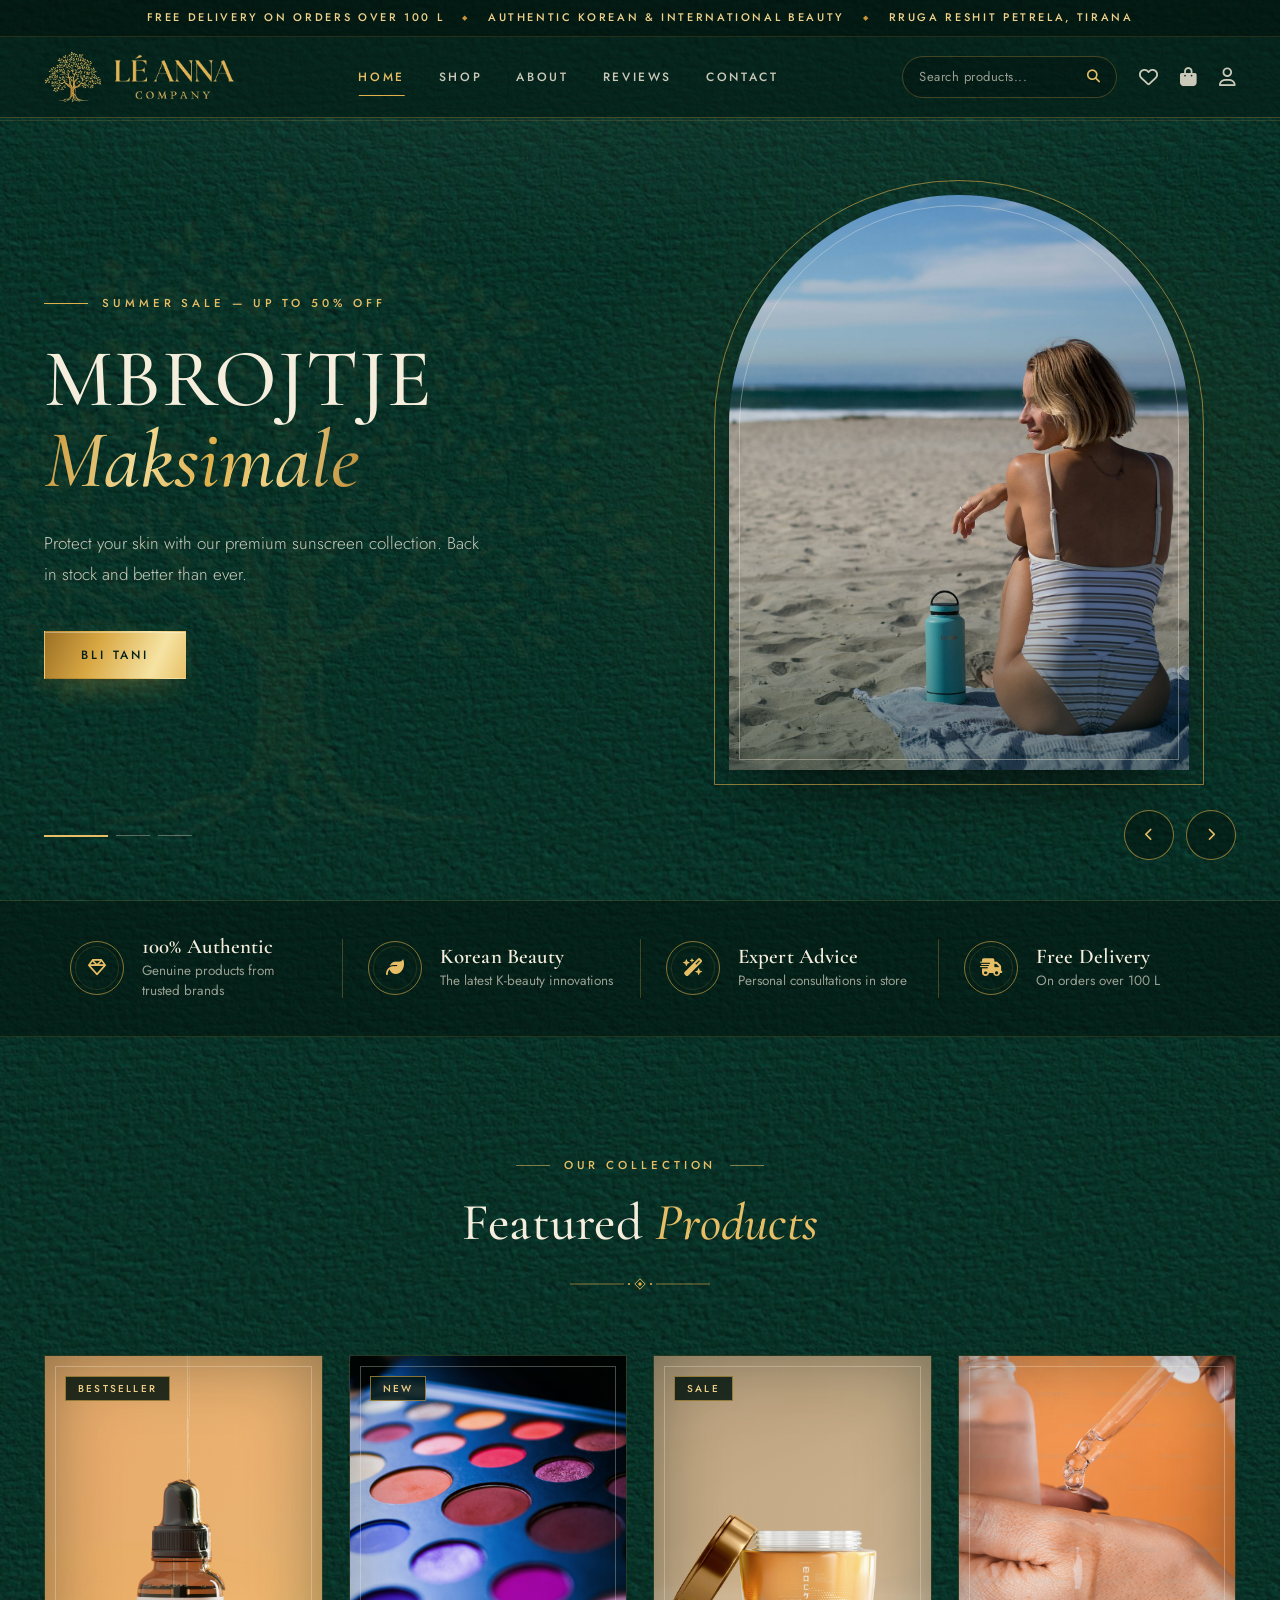
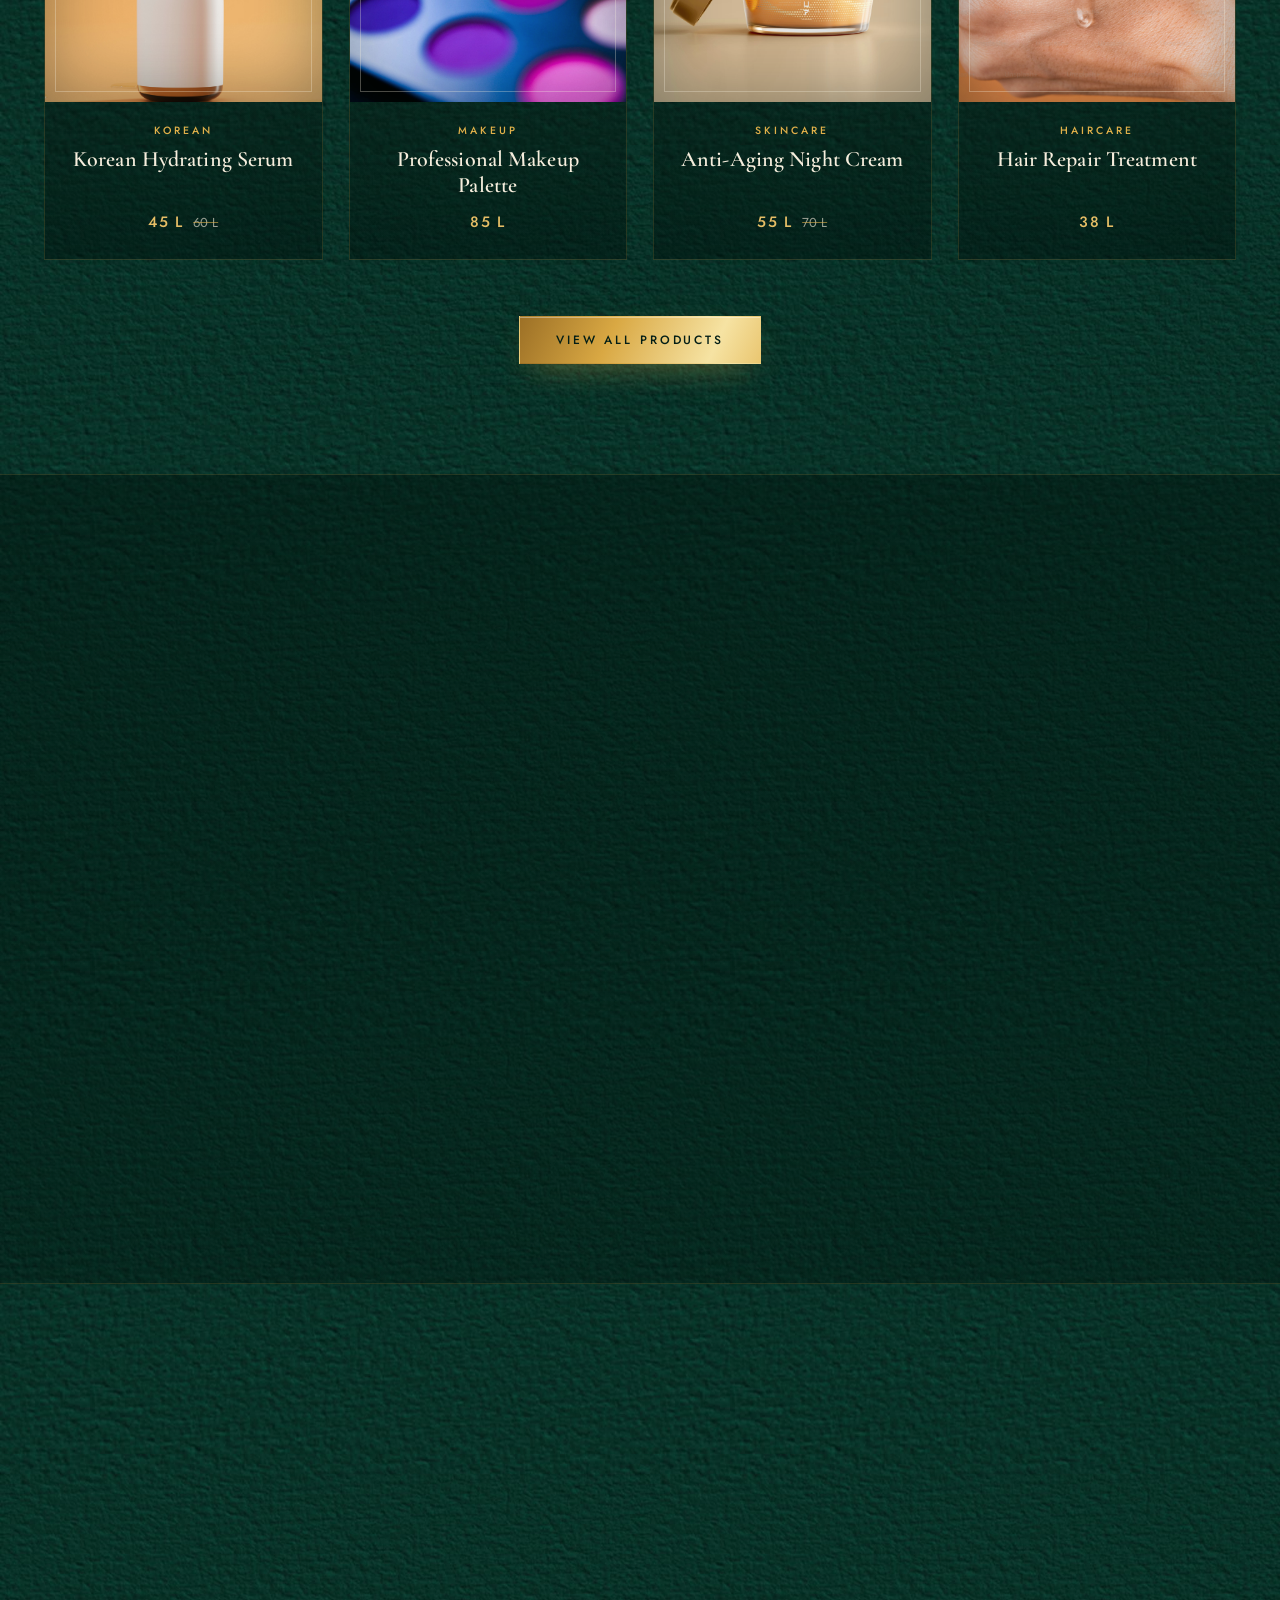
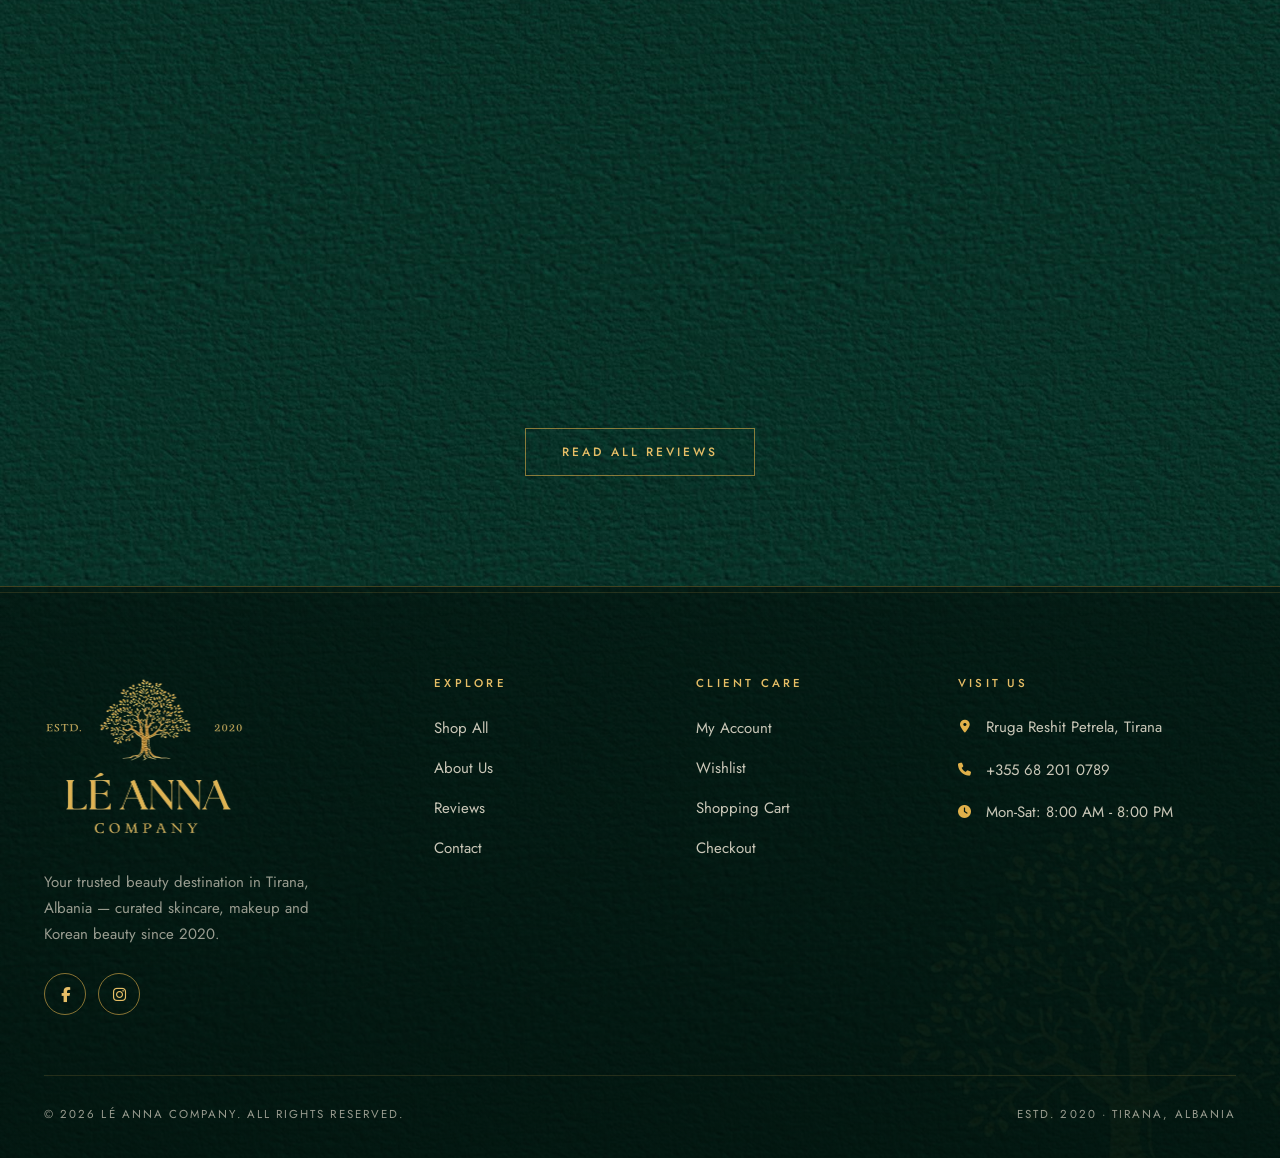
<file: index.html>
<!DOCTYPE html>
<html lang="en">
<head>
    <meta charset="UTF-8">
    <meta name="viewport" content="width=device-width, initial-scale=1.0">
    <meta name="description" content="Lé Anna Company - Trusted beauty house in Tirana, Albania. Shop Korean beauty products, professional makeup, and quality skincare.">
    <meta name="theme-color" content="#093227">
    <title>Lé Anna Company | Luxury Beauty &amp; Care in Tirana</title>
    <link rel="icon" type="image/png" href="images/brand/favicon.png">
    <link rel="apple-touch-icon" href="images/brand/apple-touch-icon.png">
    <link rel="preconnect" href="https://fonts.googleapis.com">
    <link rel="preconnect" href="https://fonts.gstatic.com" crossorigin>
    <link href="https://fonts.googleapis.com/css2?family=Cormorant+Garamond:ital,wght@0,400;0,500;0,600;0,700;1,400;1,500;1,600&family=Jost:wght@300;400;500;600&display=swap" rel="stylesheet">
    <link rel="stylesheet" href="https://cdnjs.cloudflare.com/ajax/libs/font-awesome/6.4.0/css/all.min.css">
    <link rel="stylesheet" href="styles.css">
    <script>document.documentElement.classList.add('js');</script>
</head>
<body>
    <div class="announcement-bar">
        <div class="container announcement-inner">
            <span>Free delivery on orders over 100 L</span>
            <span class="announcement-sep" aria-hidden="true">&#9670;</span>
            <span>Authentic Korean &amp; international beauty</span>
            <span class="announcement-sep" aria-hidden="true">&#9670;</span>
            <span>Rruga Reshit Petrela, Tirana</span>
        </div>
    </div>

    <header class="header" id="header">
        <div class="container header-container">
            <a href="index.html" class="logo" aria-label="Lé Anna Company home">
                <img src="images/brand/tree.png" alt="" class="logo-emblem" width="374" height="336">
                <img src="images/brand/wordmark.png" alt="Lé Anna Company" class="logo-wordmark" width="671" height="255">
            </a>
            <nav class="nav" id="nav" aria-label="Main">
                <ul class="nav-list">
                    <li><a href="index.html" class="nav-link active">Home</a></li>
                    <li><a href="shop.html" class="nav-link">Shop</a></li>
                    <li><a href="about.html" class="nav-link">About</a></li>
                    <li><a href="reviews.html" class="nav-link">Reviews</a></li>
                    <li><a href="contact.html" class="nav-link">Contact</a></li>
                </ul>
            </nav>
            <div class="header-actions">
                <div class="search-box">
                    <input type="text" placeholder="Search products..." id="searchInput" aria-label="Search products">
                    <button class="search-btn" aria-label="Search"><i class="fas fa-search"></i></button>
                </div>
                <a href="wishlist.html" class="header-action-btn wishlist-btn" title="Wishlist">
                    <i class="far fa-heart"></i>
                    <span class="wishlist-count" id="wishlistCount">0</span>
                </a>
                <a href="cart.html" class="cart-icon" title="Shopping Cart">
                    <i class="fas fa-shopping-bag"></i>
                    <span class="cart-count" id="cartCount">0</span>
                </a>
                <div class="account-wrapper">
                    <a href="account.html" class="header-action-btn account-btn" id="accountBtn" title="My Account">
                        <i class="far fa-user"></i>
                    </a>
                    <div class="account-dropdown">
                        <a href="account.html">Login</a>
                        <a href="account.html?action=register">Register</a>
                        <div class="divider"></div>
                        <a href="wishlist.html">Wishlist</a>
                    </div>
                </div>
                <button class="mobile-menu-btn" id="mobileMenuBtn" aria-label="Open menu" aria-expanded="false" aria-controls="nav">
                    <span></span><span></span><span></span>
                </button>
            </div>
        </div>
    </header>

    <main>
        <h1 class="sr-only">Lé Anna Company &mdash; Luxury Beauty &amp; Care in Tirana</h1>

        <!-- Hero Slider Section -->
        <section class="hero-slider" aria-label="Featured collections">
            <img src="images/brand/tree.png" alt="" class="hero-watermark" aria-hidden="true">
            <div class="slider-container">
                <div class="slide active">
                    <div class="slide-content">
                        <span class="hero-badge">Summer Sale &mdash; Up to 50% Off</span>
                        <h2 class="hero-title">Mbrojtje<br><em>Maksimale</em></h2>
                        <p class="hero-subtitle">Protect your skin with our premium sunscreen collection. Back in stock and better than ever.</p>
                        <div class="hero-buttons">
                            <a href="shop.html" class="btn btn-primary">Bli Tani</a>
                        </div>
                    </div>
                    <div class="slide-image">
                        <img src="images/hero-sunscreen.svg" alt="Sunscreen collection on beach" style="object-position: 88% center;">
                    </div>
                </div>
                <div class="slide">
                    <div class="slide-content">
                        <span class="hero-badge">New Arrivals</span>
                        <h2 class="hero-title">Korean<br><em>Skincare</em></h2>
                        <p class="hero-subtitle">Discover our latest K-beauty lineup &mdash; hydrating serums, sheet masks, and glow-boosting essentials.</p>
                        <div class="hero-buttons">
                            <a href="shop.html?category=korean" class="btn btn-primary">Shop Korean Beauty</a>
                        </div>
                    </div>
                    <div class="slide-image">
                        <img src="images/hero-korean-skincare.svg" alt="Korean skincare collection" style="object-position: 46% center;">
                    </div>
                </div>
                <div class="slide">
                    <div class="slide-content">
                        <span class="hero-badge">Trending Now</span>
                        <h2 class="hero-title">Makeup<br><em>Essentials</em></h2>
                        <p class="hero-subtitle">Palettes, lipsticks, and mascaras to complete every look. Free shipping on orders over 100 L.</p>
                        <div class="hero-buttons">
                            <a href="shop.html?category=makeup" class="btn btn-primary">Shop Makeup</a>
                        </div>
                    </div>
                    <div class="slide-image">
                        <img src="images/hero-makeup.svg" alt="Makeup collection" style="object-position: 8% center;">
                    </div>
                </div>
            </div>
            <div class="slider-controls">
                <button class="prev-slide" aria-label="Previous slide"><i class="fas fa-chevron-left"></i></button>
                <button class="next-slide" aria-label="Next slide"><i class="fas fa-chevron-right"></i></button>
            </div>
            <div class="slider-dots">
                <span class="dot active"></span>
                <span class="dot"></span>
                <span class="dot"></span>
            </div>
        </section>

        <!-- Brand Promise -->
        <section class="features-strip" aria-label="Why shop with us">
            <div class="container">
                <div class="features-grid">
                    <div class="feature-card">
                        <div class="feature-icon"><i class="far fa-gem"></i></div>
                        <div>
                            <h3>100% Authentic</h3>
                            <p>Genuine products from trusted brands</p>
                        </div>
                    </div>
                    <div class="feature-card">
                        <div class="feature-icon"><i class="fas fa-leaf"></i></div>
                        <div>
                            <h3>Korean Beauty</h3>
                            <p>The latest K-beauty innovations</p>
                        </div>
                    </div>
                    <div class="feature-card">
                        <div class="feature-icon"><i class="fas fa-wand-magic-sparkles"></i></div>
                        <div>
                            <h3>Expert Advice</h3>
                            <p>Personal consultations in store</p>
                        </div>
                    </div>
                    <div class="feature-card">
                        <div class="feature-icon"><i class="fas fa-truck-fast"></i></div>
                        <div>
                            <h3>Free Delivery</h3>
                            <p>On orders over 100 L</p>
                        </div>
                    </div>
                </div>
            </div>
        </section>

        <!-- Featured Products -->
        <section class="products section">
            <div class="container">
                <div class="section-header reveal">
                    <span class="section-subtitle">Our Collection</span>
                    <h2 class="section-title">Featured <em>Products</em></h2>
                </div>
                <div class="products-grid" id="featuredProducts"></div>
                <div class="text-center mt-40">
                    <a href="shop.html" class="btn btn-primary">View All Products</a>
                </div>
            </div>
        </section>

        <!-- About Preview -->
        <section class="about-preview section bg-light">
            <div class="container">
                <div class="about-grid">
                    <div class="about-images reveal">
                        <div class="arch-frame">
                            <img src="images/about-store-main.svg" alt="Store interior" class="about-img-main" loading="lazy">
                        </div>
                        <div class="seal" aria-hidden="true">
                            <svg viewBox="0 0 200 200">
                                <defs>
                                    <path id="sealPath" d="M100,100 m-80,0 a80,80 0 1,1 160,0 a80,80 0 1,1 -160,0"></path>
                                </defs>
                                <text><textPath href="#sealPath" xlink:href="#sealPath" textLength="500" lengthAdjust="spacing">LÉ ANNA COMPANY &middot; ESTD. 2020 &middot; TIRANA &middot;</textPath></text>
                            </svg>
                            <img src="images/brand/tree.png" alt="">
                        </div>
                    </div>
                    <div class="about-content reveal" data-delay="1">
                        <span class="section-subtitle">About Us</span>
                        <h2 class="section-title">Your Trusted <em>Beauty Destination</em></h2>
                        <p>Located in the heart of Tirana, we've built our reputation on quality products and expert knowledge.</p>
                        <p>From innovative Korean skincare to professional makeup and hair care, every product on our shelves is authentic and chosen with care.</p>
                        <div class="about-signature">Lé Anna Company &middot; Estd. 2020</div>
                        <a href="about.html" class="btn btn-secondary">Our Story</a>
                    </div>
                </div>
            </div>
        </section>

        <!-- Testimonials -->
        <section class="testimonials section">
            <div class="container">
                <div class="section-header reveal">
                    <span class="section-subtitle">Kind Words</span>
                    <h2 class="section-title">Loved by Our <em>Clients</em></h2>
                    <div class="rating-summary">
                        <span class="rating-stars"><i class="fas fa-star"></i><i class="fas fa-star"></i><i class="fas fa-star"></i><i class="fas fa-star"></i><i class="fas fa-star-half-alt"></i></span>
                        <span class="rating-text">4.8 from 125 reviews</span>
                    </div>
                </div>
                <div class="testimonials-grid">
                    <div class="testimonial-card reveal">
                        <div class="testimonial-rating"><i class="fas fa-star"></i><i class="fas fa-star"></i><i class="fas fa-star"></i><i class="fas fa-star"></i><i class="fas fa-star"></i></div>
                        <p class="testimonial-text">&ldquo;Found a solution for my hair and stopped my hair loss. The staff really knows their stuff and helped me choose the right products.&rdquo;</p>
                        <div class="testimonial-author">
                            <div class="author-info">
                                <h4>Satisfied Customer</h4>
                                <span>Tirana, Albania</span>
                            </div>
                        </div>
                    </div>
                    <div class="testimonial-card reveal" data-delay="1">
                        <div class="testimonial-rating"><i class="fas fa-star"></i><i class="fas fa-star"></i><i class="fas fa-star"></i><i class="fas fa-star"></i><i class="fas fa-star"></i></div>
                        <p class="testimonial-text">&ldquo;Super kind staff who help with your shopping. Great range from Korean cosmetics to daily-use makeup.&rdquo;</p>
                        <div class="testimonial-author">
                            <div class="author-info">
                                <h4>Beauty Enthusiast</h4>
                                <span>International Visitor</span>
                            </div>
                        </div>
                    </div>
                    <div class="testimonial-card reveal" data-delay="2">
                        <div class="testimonial-rating"><i class="fas fa-star"></i><i class="fas fa-star"></i><i class="fas fa-star"></i><i class="fas fa-star"></i><i class="fas fa-star"></i></div>
                        <p class="testimonial-text">&ldquo;Finally found authentic Korean beauty products in Tirana! My skin has never looked better.&rdquo;</p>
                        <div class="testimonial-author">
                            <div class="author-info">
                                <h4>Skincare Addict</h4>
                                <span>Tirana, Albania</span>
                            </div>
                        </div>
                    </div>
                </div>
                <div class="text-center mt-40">
                    <a href="reviews.html" class="btn btn-secondary">Read All Reviews</a>
                </div>
            </div>
        </section>
    </main>

    <footer class="footer">
        <div class="container">
            <div class="footer-grid">
                <div class="footer-brand">
                    <a href="index.html" class="footer-logo" aria-label="Lé Anna Company home">
                        <img src="images/brand/logo-lockup.png" alt="Lé Anna Company, established 2020" width="803" height="636" loading="lazy">
                    </a>
                    <p>Your trusted beauty destination in Tirana, Albania &mdash; curated skincare, makeup and Korean beauty since 2020.</p>
                    <div class="social-links">
                        <a href="https://www.facebook.com/classcosmetic/" target="_blank" rel="noopener" class="social-link" aria-label="Facebook"><i class="fab fa-facebook-f"></i></a>
                        <a href="https://www.instagram.com/classcosmetic/" target="_blank" rel="noopener" class="social-link" aria-label="Instagram"><i class="fab fa-instagram"></i></a>
                    </div>
                </div>

                <div class="footer-links">
                    <h3>Explore</h3>
                    <ul>
                        <li><a href="shop.html">Shop All</a></li>
                        <li><a href="about.html">About Us</a></li>
                        <li><a href="reviews.html">Reviews</a></li>
                        <li><a href="contact.html">Contact</a></li>
                    </ul>
                </div>

                <div class="footer-links">
                    <h3>Client Care</h3>
                    <ul>
                        <li><a href="account.html">My Account</a></li>
                        <li><a href="wishlist.html">Wishlist</a></li>
                        <li><a href="cart.html">Shopping Cart</a></li>
                        <li><a href="checkout.html">Checkout</a></li>
                    </ul>
                </div>

                <div class="footer-contact">
                    <h3>Visit Us</h3>
                    <ul class="contact-list">
                        <li><i class="fas fa-map-marker-alt"></i> Rruga Reshit Petrela, Tirana</li>
                        <li><i class="fas fa-phone"></i> <a href="tel:+355682010789">+355 68 201 0789</a></li>
                        <li><i class="fas fa-clock"></i> Mon-Sat: 8:00 AM - 8:00 PM</li>
                    </ul>
                </div>
            </div>

            <div class="footer-bottom">
                <p>&copy; 2026 Lé Anna Company. All rights reserved.</p>
                <p>Estd. 2020 &middot; Tirana, Albania</p>
            </div>
        </div>
    </footer>

    <!-- Mobile Sticky Bottom Menu -->
    <nav class="mobile-bottom-nav" aria-label="Quick navigation">
        <div class="mobile-nav-container">
            <a href="index.html" class="mobile-nav-item active">
                <i class="fas fa-home"></i>
                <span>Home</span>
            </a>
            <a href="shop.html" class="mobile-nav-item">
                <i class="fas fa-store"></i>
                <span>Shop</span>
            </a>
            <a href="wishlist.html" class="mobile-nav-item wishlist-btn">
                <i class="fas fa-heart"></i>
                <span>Wishlist</span>
            </a>
            <a href="cart.html" class="mobile-nav-item">
                <i class="fas fa-shopping-bag"></i>
                <span>Cart</span>
                <span class="cart-count">0</span>
            </a>
            <a href="account.html" class="mobile-nav-item account-btn">
                <i class="fas fa-user"></i>
                <span>Account</span>
            </a>
        </div>
    </nav>

    <script src="script.js"></script>

</body>
</html>
</file>
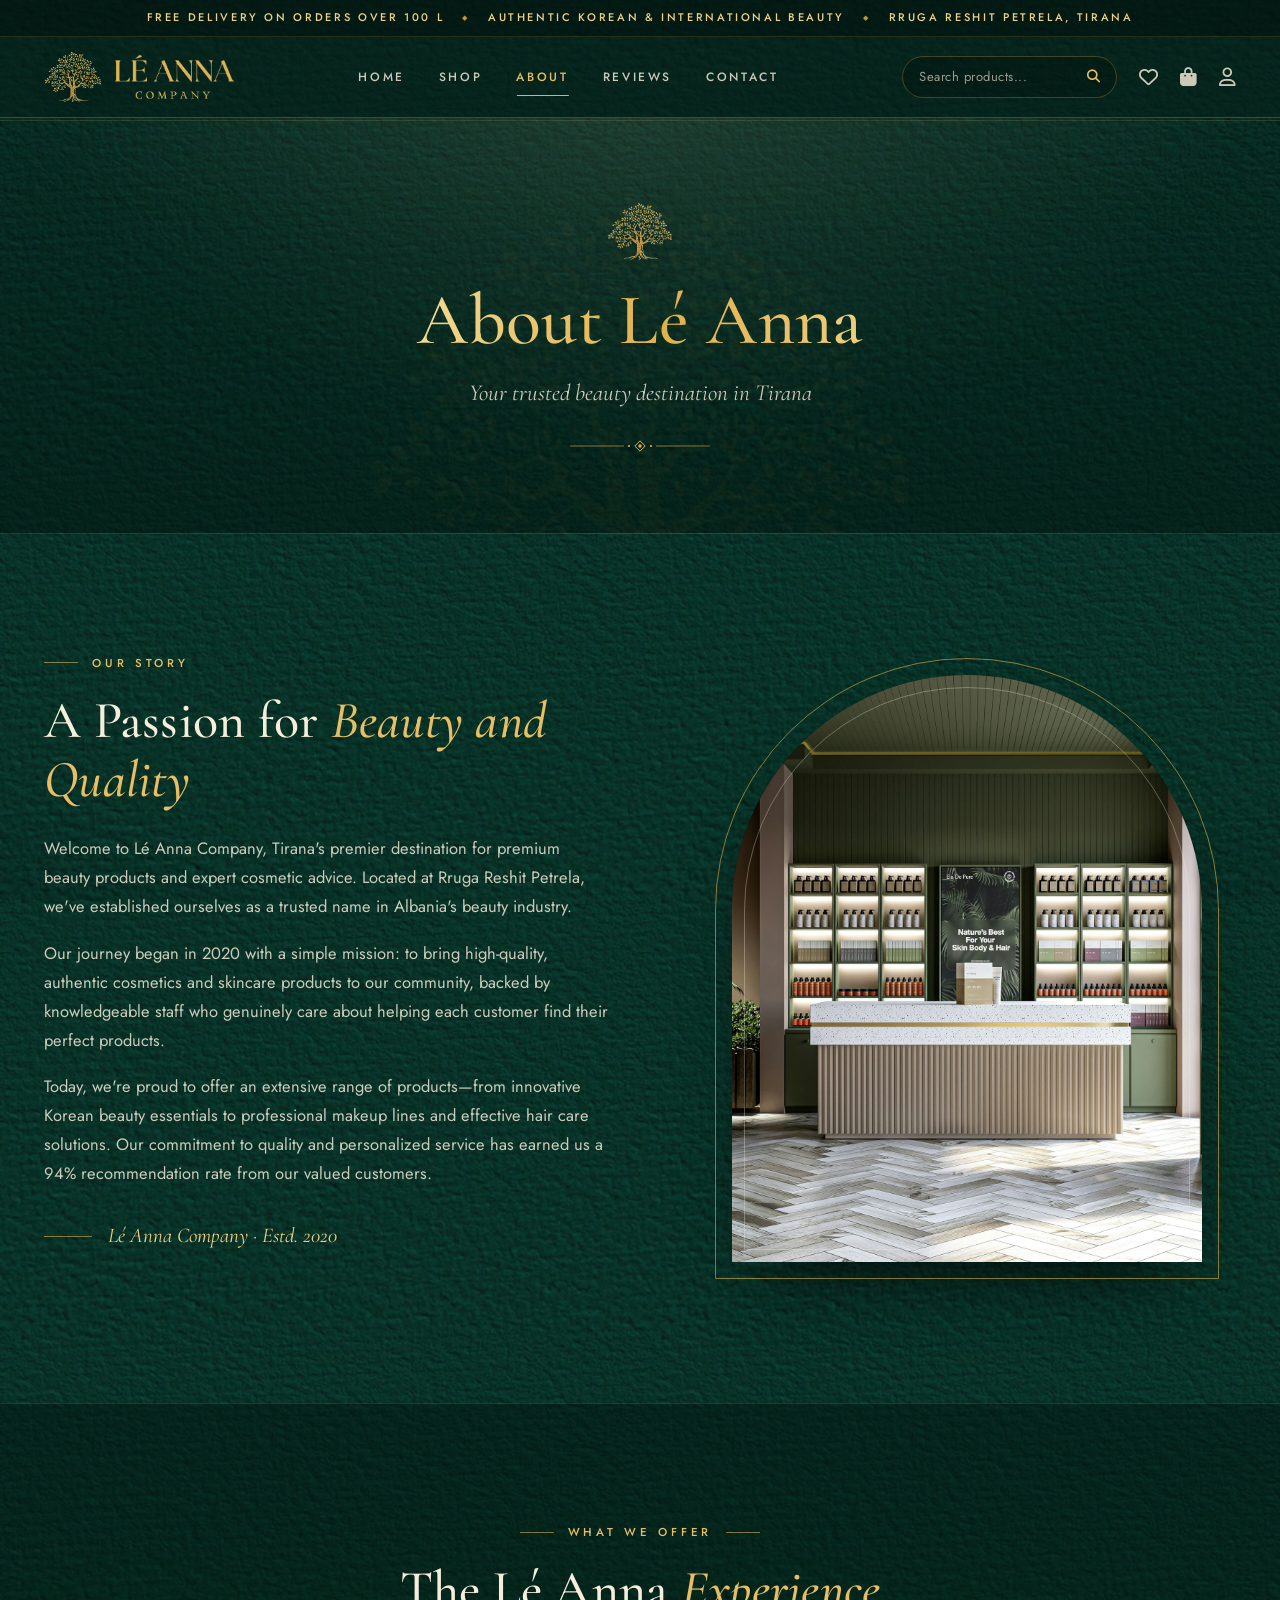
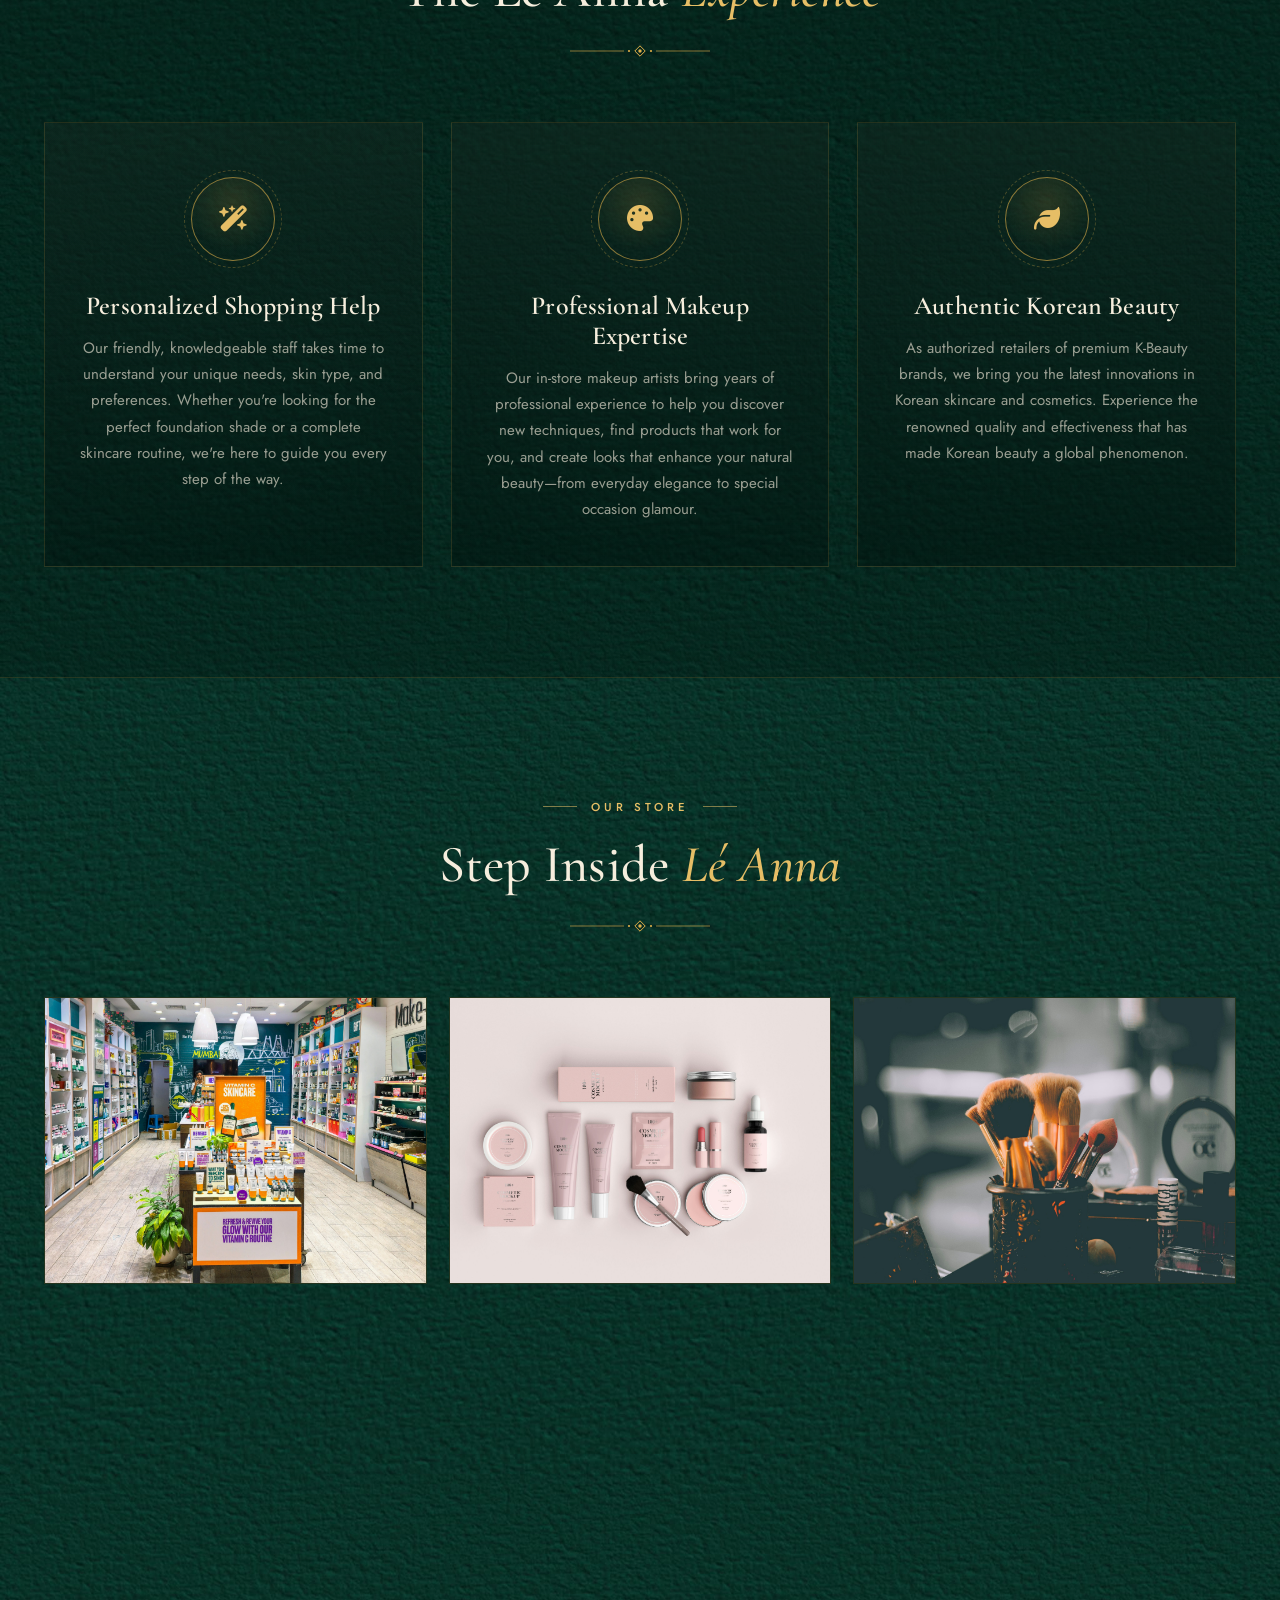
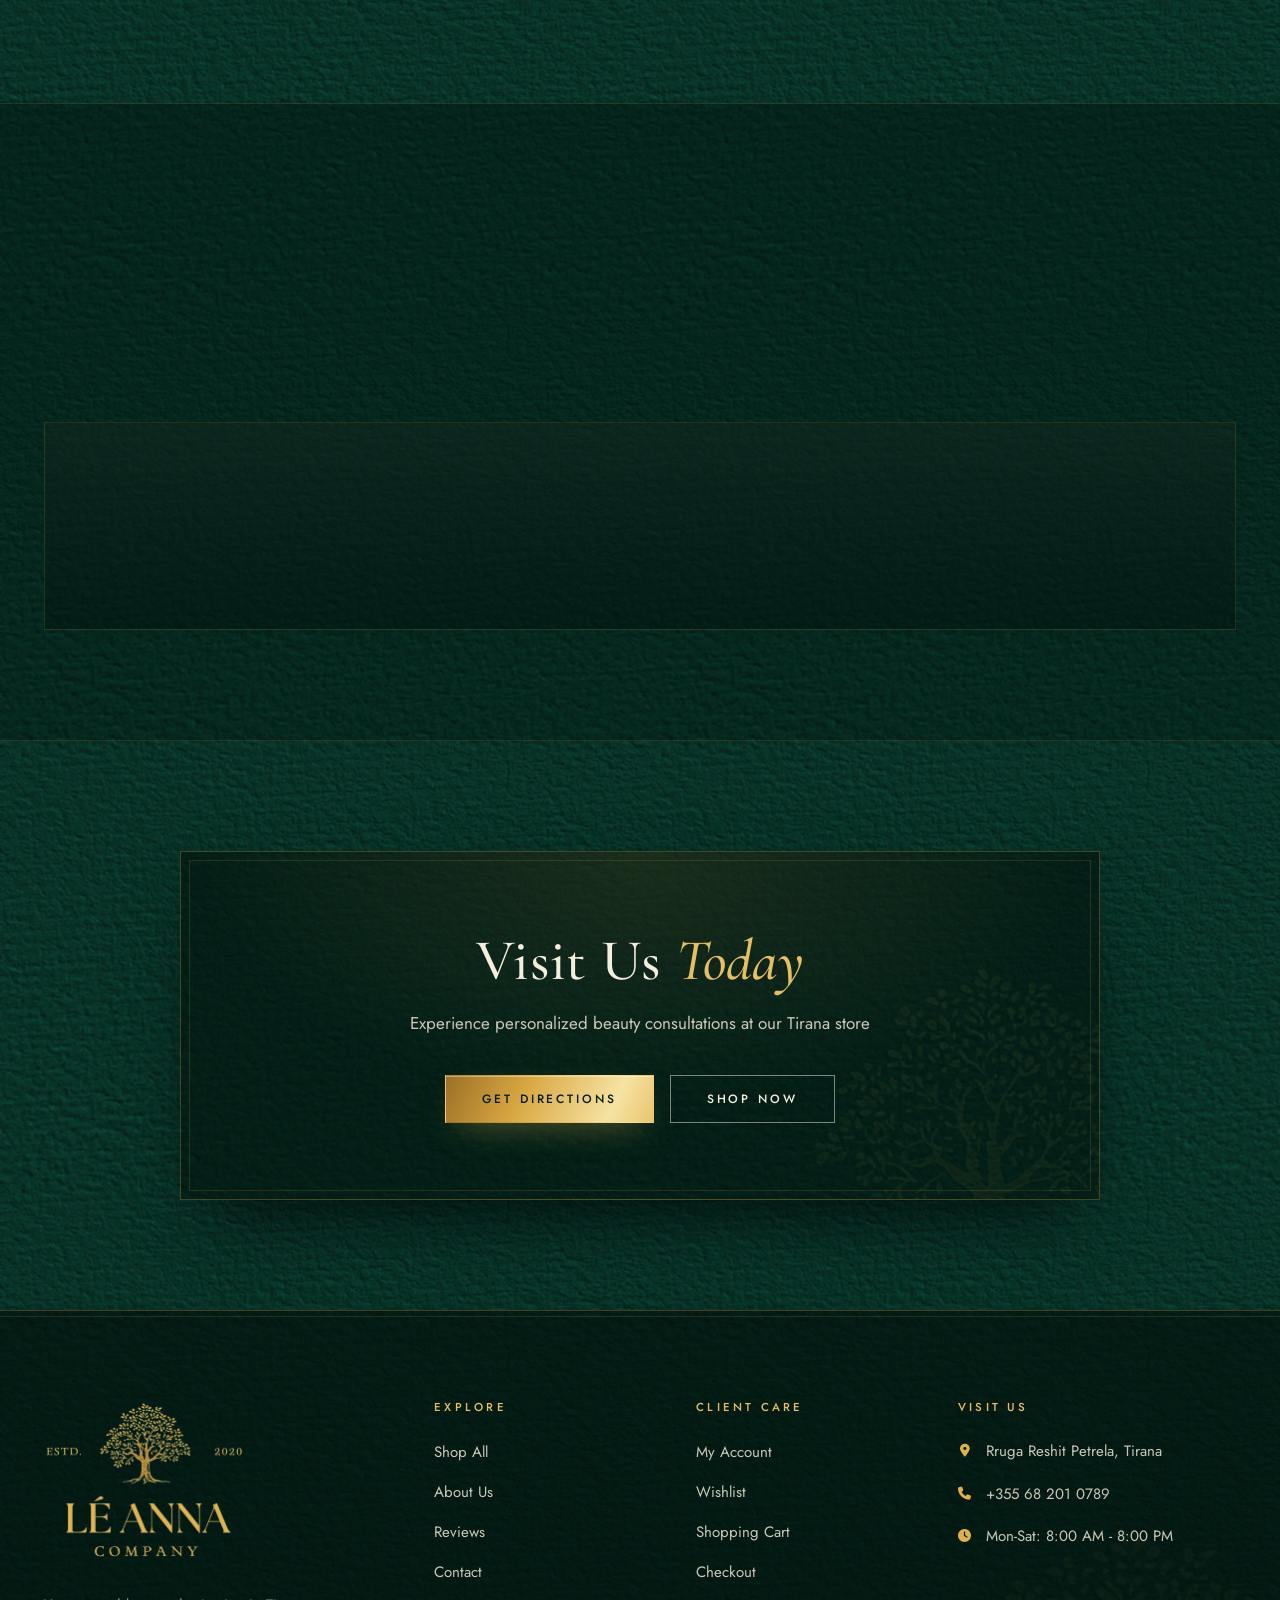
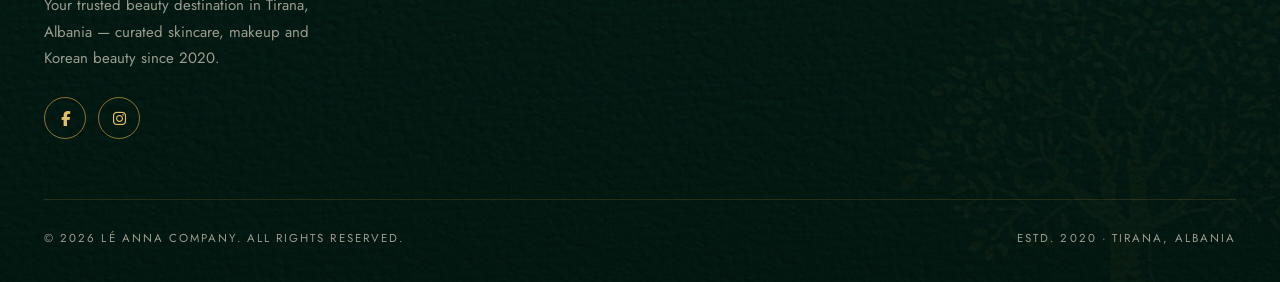
<file: about.html>
<!DOCTYPE html>
<html lang="en">
<head>
    <meta charset="UTF-8">
    <meta name="viewport" content="width=device-width, initial-scale=1.0">
    <meta name="description" content="About Lé Anna Company - The story of Tirana's trusted beauty store. Quality products, expert staff, and personalized service.">
    <meta name="theme-color" content="#093227">
    <title>About Us | Lé Anna Company - Tirana's Trusted Beauty Store</title>
    <link rel="icon" type="image/png" href="images/brand/favicon.png">
    <link rel="apple-touch-icon" href="images/brand/apple-touch-icon.png">
    <link rel="preconnect" href="https://fonts.googleapis.com">
    <link rel="preconnect" href="https://fonts.gstatic.com" crossorigin>
    <link href="https://fonts.googleapis.com/css2?family=Cormorant+Garamond:ital,wght@0,400;0,500;0,600;0,700;1,400;1,500;1,600&family=Jost:wght@300;400;500;600&display=swap" rel="stylesheet">
    <link rel="stylesheet" href="https://cdnjs.cloudflare.com/ajax/libs/font-awesome/6.4.0/css/all.min.css">
    <link rel="stylesheet" href="styles.css">
    <script>document.documentElement.classList.add('js');</script>
</head>
<body>
    <div class="announcement-bar">
        <div class="container announcement-inner">
            <span>Free delivery on orders over 100 L</span>
            <span class="announcement-sep" aria-hidden="true">&#9670;</span>
            <span>Authentic Korean &amp; international beauty</span>
            <span class="announcement-sep" aria-hidden="true">&#9670;</span>
            <span>Rruga Reshit Petrela, Tirana</span>
        </div>
    </div>

    <header class="header" id="header">
        <div class="container header-container">
            <a href="index.html" class="logo" aria-label="Lé Anna Company home">
                <img src="images/brand/tree.png" alt="" class="logo-emblem" width="374" height="336">
                <img src="images/brand/wordmark.png" alt="Lé Anna Company" class="logo-wordmark" width="671" height="255">
            </a>
            <nav class="nav" id="nav" aria-label="Main">
                <ul class="nav-list">
                    <li><a href="index.html" class="nav-link">Home</a></li>
                    <li><a href="shop.html" class="nav-link">Shop</a></li>
                    <li><a href="about.html" class="nav-link active">About</a></li>
                    <li><a href="reviews.html" class="nav-link">Reviews</a></li>
                    <li><a href="contact.html" class="nav-link">Contact</a></li>
                </ul>
            </nav>
            <div class="header-actions">
                <div class="search-box">
                    <input type="text" placeholder="Search products..." id="searchInput" aria-label="Search products">
                    <button class="search-btn" aria-label="Search"><i class="fas fa-search"></i></button>
                </div>
                <a href="wishlist.html" class="header-action-btn wishlist-btn" title="Wishlist">
                    <i class="far fa-heart"></i>
                    <span class="wishlist-count" id="wishlistCount">0</span>
                </a>
                <a href="cart.html" class="cart-icon" title="Shopping Cart">
                    <i class="fas fa-shopping-bag"></i>
                    <span class="cart-count" id="cartCount">0</span>
                </a>
                <div class="account-wrapper">
                    <a href="account.html" class="header-action-btn account-btn" id="accountBtn" title="My Account">
                        <i class="far fa-user"></i>
                    </a>
                    <div class="account-dropdown">
                        <a href="account.html">Login</a>
                        <a href="account.html?action=register">Register</a>
                        <div class="divider"></div>
                        <a href="wishlist.html">Wishlist</a>
                    </div>
                </div>
                <button class="mobile-menu-btn" id="mobileMenuBtn" aria-label="Open menu" aria-expanded="false" aria-controls="nav">
                    <span></span><span></span><span></span>
                </button>
            </div>
        </div>
    </header>

    <main>
        <section class="page-header">
            <div class="container">
                <img src="images/brand/tree.png" alt="" class="page-emblem" aria-hidden="true">
                <h1>About Lé Anna</h1>
                <p>Your trusted beauty destination in Tirana</p>
            </div>
        </section>

        <section class="section">
            <div class="container">
                <div class="about-story">
                    <div class="about-content reveal">
                        <span class="section-subtitle">Our Story</span>
                        <h2 class="section-title">A Passion for <em>Beauty and Quality</em></h2>
                        <p>Welcome to Lé Anna Company, Tirana's premier destination for premium beauty products and expert cosmetic advice. Located at Rruga Reshit Petrela, we've established ourselves as a trusted name in Albania's beauty industry.</p>
                        <p>Our journey began in 2020 with a simple mission: to bring high-quality, authentic cosmetics and skincare products to our community, backed by knowledgeable staff who genuinely care about helping each customer find their perfect products.</p>
                        <p>Today, we're proud to offer an extensive range of products&mdash;from innovative Korean beauty essentials to professional makeup lines and effective hair care solutions. Our commitment to quality and personalized service has earned us a 94% recommendation rate from our valued customers.</p>
                        <div class="about-signature">Lé Anna Company &middot; Estd. 2020</div>
                    </div>

                    <div class="about-images reveal" data-delay="1">
                        <div class="arch-frame">
                            <img src="images/about-store-main.svg" alt="Lé Anna Company store" loading="lazy">
                        </div>
                    </div>
                </div>
            </div>
        </section>

        <section class="section bg-light">
            <div class="container">
                <div class="section-header reveal">
                    <span class="section-subtitle">What We Offer</span>
                    <h2 class="section-title">The Lé Anna <em>Experience</em></h2>
                </div>
                <div class="services-grid">
                    <div class="service-card reveal">
                        <div class="service-icon">
                            <i class="fas fa-wand-magic-sparkles"></i>
                        </div>
                        <h3>Personalized Shopping Help</h3>
                        <p>Our friendly, knowledgeable staff takes time to understand your unique needs, skin type, and preferences. Whether you're looking for the perfect foundation shade or a complete skincare routine, we're here to guide you every step of the way.</p>
                    </div>
                    <div class="service-card reveal" data-delay="1">
                        <div class="service-icon">
                            <i class="fas fa-palette"></i>
                        </div>
                        <h3>Professional Makeup Expertise</h3>
                        <p>Our in-store makeup artists bring years of professional experience to help you discover new techniques, find products that work for you, and create looks that enhance your natural beauty&mdash;from everyday elegance to special occasion glamour.</p>
                    </div>
                    <div class="service-card reveal" data-delay="2">
                        <div class="service-icon">
                            <i class="fas fa-leaf"></i>
                        </div>
                        <h3>Authentic Korean Beauty</h3>
                        <p>As authorized retailers of premium K-Beauty brands, we bring you the latest innovations in Korean skincare and cosmetics. Experience the renowned quality and effectiveness that has made Korean beauty a global phenomenon.</p>
                    </div>
                </div>
            </div>
        </section>

        <section class="section">
            <div class="container">
                <div class="gallery-section">
                    <div class="section-header reveal">
                        <span class="section-subtitle">Our Store</span>
                        <h2 class="section-title">Step Inside <em>Lé Anna</em></h2>
                    </div>

                    <div class="gallery-grid">
                    <div class="gallery-item reveal">
                        <img src="images/about-store-interior.svg" alt="Store interior" loading="lazy">
                        <div class="gallery-overlay">
                            <span>Our Welcoming Store</span>
                        </div>
                    </div>
                    <div class="gallery-item reveal">
                        <img src="images/about-product-display.svg" alt="Product display" loading="lazy">
                        <div class="gallery-overlay">
                            <span>Premium Products</span>
                        </div>
                    </div>
                    <div class="gallery-item reveal">
                        <img src="images/about-consultation.svg" alt="Beauty consultation" loading="lazy">
                        <div class="gallery-overlay">
                            <span>Expert Consultations</span>
                        </div>
                    </div>
                    <div class="gallery-item reveal">
                        <img src="images/about-makeup-section.svg" alt="Makeup section" loading="lazy">
                        <div class="gallery-overlay">
                            <span>Makeup Collection</span>
                        </div>
                    </div>
                    <div class="gallery-item reveal">
                        <img src="images/about-skincare-products.svg" alt="Skincare products" loading="lazy">
                        <div class="gallery-overlay">
                            <span>Skincare Essentials</span>
                        </div>
                    </div>
                    <div class="gallery-item reveal">
                        <img src="images/about-team.svg" alt="Our team" loading="lazy">
                        <div class="gallery-overlay">
                            <span>Our Expert Team</span>
                        </div>
                    </div>
                    </div>
                </div>
            </div>
        </section>

        <section class="section bg-light">
            <div class="container">
                <div class="values-section">
                    <div class="section-header reveal">
                        <span class="section-subtitle">Why Choose Us</span>
                        <h2 class="section-title">The Lé Anna <em>Difference</em></h2>
                    </div>

                    <div class="values-grid">
                    <div class="value-item reveal">
                        <div class="value-number">94%</div>
                        <div class="value-label">Customer Recommendation Rate</div>
                    </div>
                    <div class="value-item reveal" data-delay="1">
                        <div class="value-number">125+</div>
                        <div class="value-label">Five-Star Reviews</div>
                    </div>
                    <div class="value-item reveal" data-delay="2">
                        <div class="value-number">100%</div>
                        <div class="value-label">Authentic Products</div>
                    </div>
                    <div class="value-item reveal" data-delay="3">
                        <div class="value-number">5&#9733;</div>
                        <div class="value-label">Average Rating</div>
                    </div>
                    </div>
                </div>
            </div>
        </section>

        <section class="cta section">
            <div class="container">
                <div class="cta-content reveal">
                    <h2>Visit Us <em>Today</em></h2>
                    <p>Experience personalized beauty consultations at our Tirana store</p>
                    <div class="cta-buttons">
                        <a href="contact.html" class="btn btn-primary">Get Directions</a>
                        <a href="shop.html" class="btn btn-outline">Shop Now</a>
                    </div>
                </div>
            </div>
        </section>
    </main>

    <footer class="footer">
        <div class="container">
            <div class="footer-grid">
                <div class="footer-brand">
                    <a href="index.html" class="footer-logo" aria-label="Lé Anna Company home">
                        <img src="images/brand/logo-lockup.png" alt="Lé Anna Company, established 2020" width="803" height="636" loading="lazy">
                    </a>
                    <p>Your trusted beauty destination in Tirana, Albania &mdash; curated skincare, makeup and Korean beauty since 2020.</p>
                    <div class="social-links">
                        <a href="https://www.facebook.com/classcosmetic/" target="_blank" rel="noopener" class="social-link" aria-label="Facebook"><i class="fab fa-facebook-f"></i></a>
                        <a href="https://www.instagram.com/classcosmetic/" target="_blank" rel="noopener" class="social-link" aria-label="Instagram"><i class="fab fa-instagram"></i></a>
                    </div>
                </div>

                <div class="footer-links">
                    <h3>Explore</h3>
                    <ul>
                        <li><a href="shop.html">Shop All</a></li>
                        <li><a href="about.html">About Us</a></li>
                        <li><a href="reviews.html">Reviews</a></li>
                        <li><a href="contact.html">Contact</a></li>
                    </ul>
                </div>

                <div class="footer-links">
                    <h3>Client Care</h3>
                    <ul>
                        <li><a href="account.html">My Account</a></li>
                        <li><a href="wishlist.html">Wishlist</a></li>
                        <li><a href="cart.html">Shopping Cart</a></li>
                        <li><a href="checkout.html">Checkout</a></li>
                    </ul>
                </div>

                <div class="footer-contact">
                    <h3>Visit Us</h3>
                    <ul class="contact-list">
                        <li><i class="fas fa-map-marker-alt"></i> Rruga Reshit Petrela, Tirana</li>
                        <li><i class="fas fa-phone"></i> <a href="tel:+355682010789">+355 68 201 0789</a></li>
                        <li><i class="fas fa-clock"></i> Mon-Sat: 8:00 AM - 8:00 PM</li>
                    </ul>
                </div>
            </div>

            <div class="footer-bottom">
                <p>&copy; 2026 Lé Anna Company. All rights reserved.</p>
                <p>Estd. 2020 &middot; Tirana, Albania</p>
            </div>
        </div>
    </footer>

    <!-- Mobile Sticky Bottom Menu -->
    <nav class="mobile-bottom-nav" aria-label="Quick navigation">
        <div class="mobile-nav-container">
            <a href="index.html" class="mobile-nav-item">
                <i class="fas fa-home"></i>
                <span>Home</span>
            </a>
            <a href="shop.html" class="mobile-nav-item">
                <i class="fas fa-store"></i>
                <span>Shop</span>
            </a>
            <a href="wishlist.html" class="mobile-nav-item wishlist-btn">
                <i class="fas fa-heart"></i>
                <span>Wishlist</span>
            </a>
            <a href="cart.html" class="mobile-nav-item">
                <i class="fas fa-shopping-bag"></i>
                <span>Cart</span>
                <span class="cart-count">0</span>
            </a>
            <a href="account.html" class="mobile-nav-item account-btn">
                <i class="fas fa-user"></i>
                <span>Account</span>
            </a>
        </div>
    </nav>

    <script src="script.js"></script>

</body>
</html>
</file>
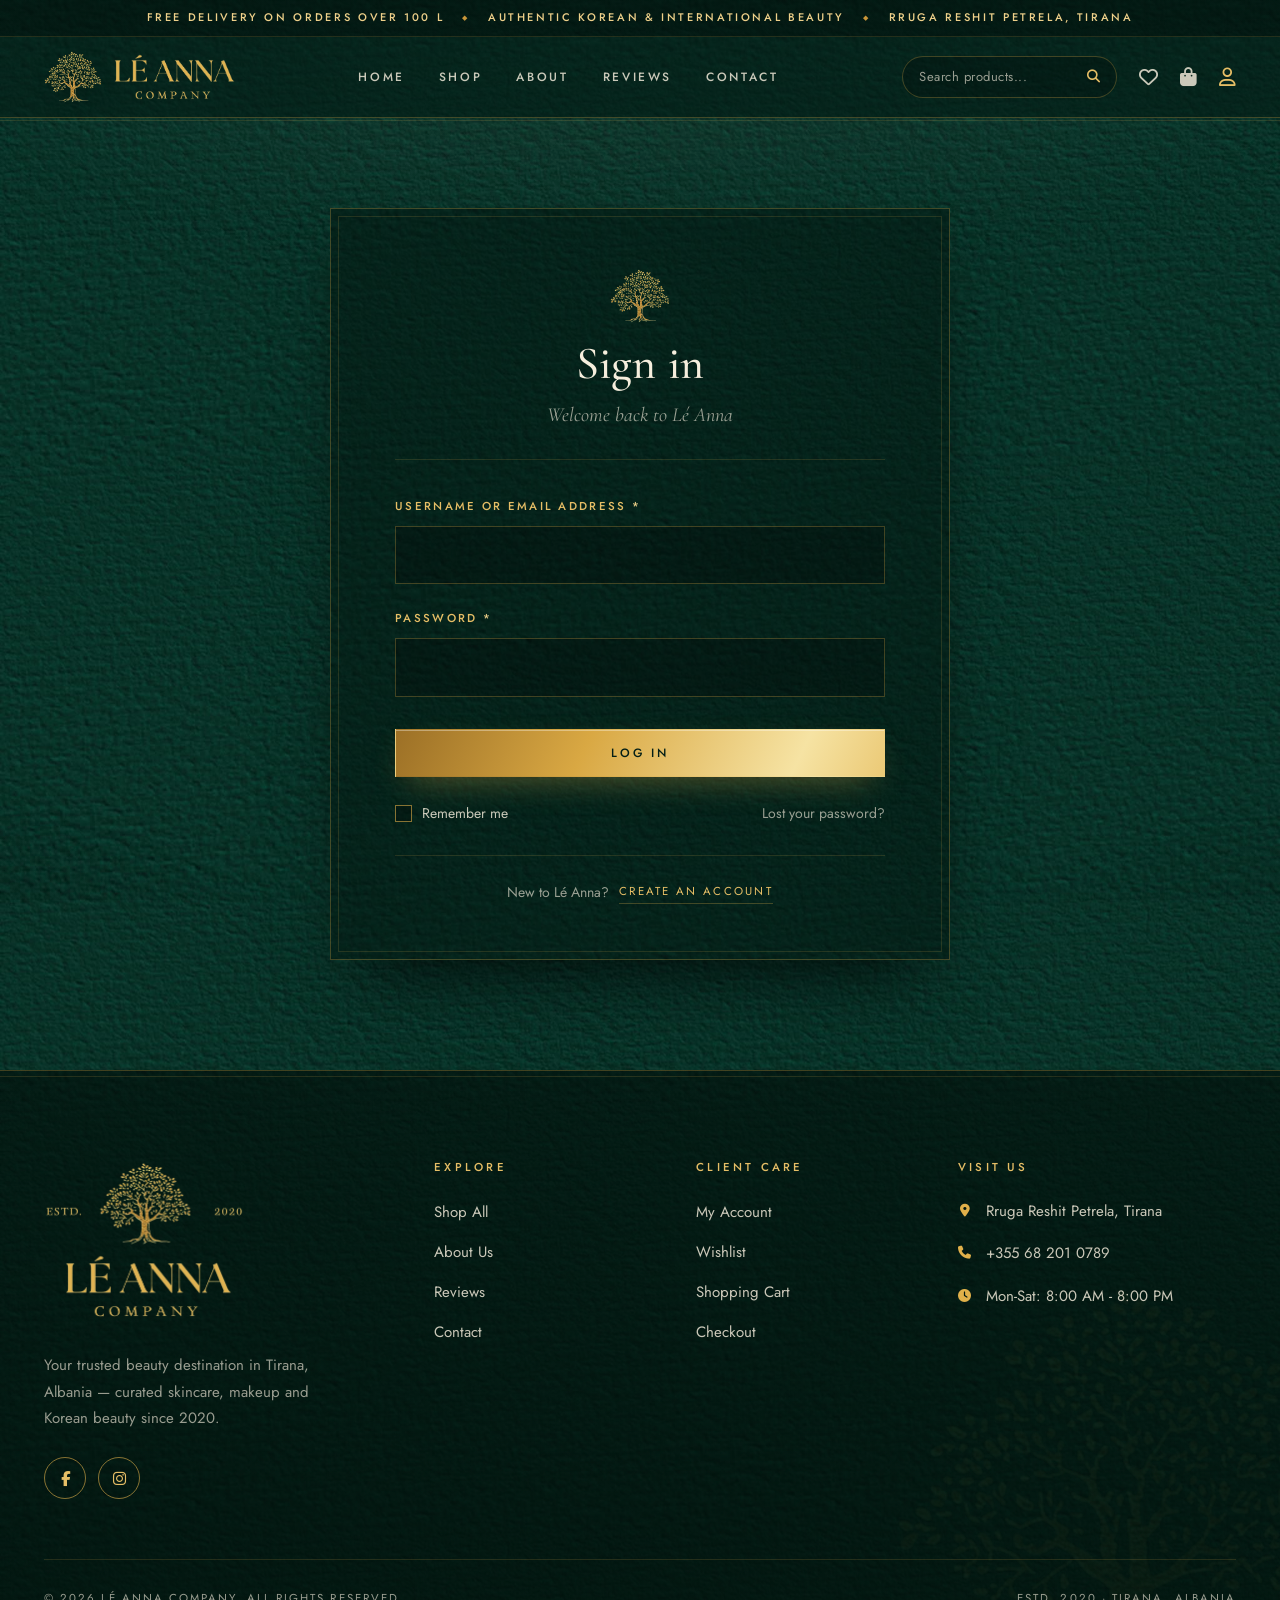
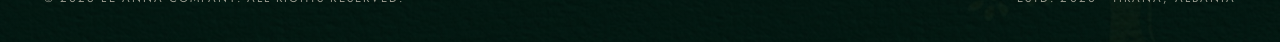
<file: account.html>
<!DOCTYPE html>
<html lang="en">
<head>
    <meta charset="UTF-8">
    <meta name="viewport" content="width=device-width, initial-scale=1.0">
    <meta name="description" content="Sign in or create your Lé Anna Company account">
    <meta name="theme-color" content="#093227">
    <title>Account | Lé Anna Company</title>
    <link rel="icon" type="image/png" href="images/brand/favicon.png">
    <link rel="apple-touch-icon" href="images/brand/apple-touch-icon.png">
    <link rel="preconnect" href="https://fonts.googleapis.com">
    <link rel="preconnect" href="https://fonts.gstatic.com" crossorigin>
    <link href="https://fonts.googleapis.com/css2?family=Cormorant+Garamond:ital,wght@0,400;0,500;0,600;0,700;1,400;1,500;1,600&family=Jost:wght@300;400;500;600&display=swap" rel="stylesheet">
    <link rel="stylesheet" href="https://cdnjs.cloudflare.com/ajax/libs/font-awesome/6.4.0/css/all.min.css">
    <link rel="stylesheet" href="styles.css">
    <script>document.documentElement.classList.add('js');</script>
</head>
<body>
    <div class="announcement-bar">
        <div class="container announcement-inner">
            <span>Free delivery on orders over 100 L</span>
            <span class="announcement-sep" aria-hidden="true">&#9670;</span>
            <span>Authentic Korean &amp; international beauty</span>
            <span class="announcement-sep" aria-hidden="true">&#9670;</span>
            <span>Rruga Reshit Petrela, Tirana</span>
        </div>
    </div>

    <header class="header" id="header">
        <div class="container header-container">
            <a href="index.html" class="logo" aria-label="Lé Anna Company home">
                <img src="images/brand/tree.png" alt="" class="logo-emblem" width="374" height="336">
                <img src="images/brand/wordmark.png" alt="Lé Anna Company" class="logo-wordmark" width="671" height="255">
            </a>
            <nav class="nav" id="nav" aria-label="Main">
                <ul class="nav-list">
                    <li><a href="index.html" class="nav-link">Home</a></li>
                    <li><a href="shop.html" class="nav-link">Shop</a></li>
                    <li><a href="about.html" class="nav-link">About</a></li>
                    <li><a href="reviews.html" class="nav-link">Reviews</a></li>
                    <li><a href="contact.html" class="nav-link">Contact</a></li>
                </ul>
            </nav>
            <div class="header-actions">
                <div class="search-box">
                    <input type="text" placeholder="Search products..." id="searchInput" aria-label="Search products">
                    <button class="search-btn" aria-label="Search"><i class="fas fa-search"></i></button>
                </div>
                <a href="wishlist.html" class="header-action-btn wishlist-btn" title="Wishlist">
                    <i class="far fa-heart"></i>
                    <span class="wishlist-count" id="wishlistCount">0</span>
                </a>
                <a href="cart.html" class="cart-icon" title="Shopping Cart">
                    <i class="fas fa-shopping-bag"></i>
                    <span class="cart-count" id="cartCount">0</span>
                </a>
                <div class="account-wrapper">
                    <a href="account.html" class="header-action-btn account-btn active" id="accountBtn" title="My Account">
                        <i class="far fa-user"></i>
                    </a>
                    <div class="account-dropdown">
                        <a href="account.html">Login</a>
                        <a href="account.html?action=register">Register</a>
                        <div class="divider"></div>
                        <a href="wishlist.html">Wishlist</a>
                    </div>
                </div>
                <button class="mobile-menu-btn" id="mobileMenuBtn" aria-label="Open menu" aria-expanded="false" aria-controls="nav">
                    <span></span><span></span><span></span>
                </button>
            </div>
        </div>
    </header>

    <main>
        <section class="account-page-section">
            <div class="container">
                <!-- Login Form -->
                <div class="auth-container" id="loginContainer">
                    <div class="auth-header">
                        <img src="images/brand/tree.png" alt="" class="auth-emblem" aria-hidden="true">
                        <h1>Sign in</h1>
                        <p class="auth-lead">Welcome back to Lé Anna</p>
                    </div>
                    <form id="mainLoginForm">
                        <div class="auth-form-group">
                            <label for="username">Username or email address <span>*</span></label>
                            <input type="text" id="username" class="auth-input" required>
                        </div>
                        <div class="auth-form-group">
                            <label for="password">Password <span>*</span></label>
                            <input type="password" id="password" class="auth-input" required>
                        </div>
                        <button type="submit" class="btn btn-primary btn-full auth-submit-btn">Log In</button>
                        <div class="auth-footer">
                            <label class="remember-me">
                                <input type="checkbox"> Remember me
                            </label>
                            <a href="#" class="lost-password">Lost your password?</a>
                        </div>
                        <div class="auth-switch">
                            <span>New to Lé Anna?</span>
                            <a href="#" class="auth-toggle" onclick="toggleAuth('register'); return false;">Create an Account</a>
                        </div>
                    </form>
                </div>

                <!-- Register Form -->
                <div class="auth-container hidden" id="registerContainer">
                    <div class="auth-header">
                        <img src="images/brand/tree.png" alt="" class="auth-emblem" aria-hidden="true">
                        <h1>Register</h1>
                        <a href="#" class="auth-toggle" onclick="toggleAuth('login'); return false;">Already have an account?</a>
                    </div>
                    <form id="mainRegisterForm">
                        <div class="auth-form-group">
                            <label for="reg-email">Email address <span>*</span></label>
                            <input type="email" id="reg-email" class="auth-input" required>
                        </div>
                        <div class="auth-form-group">
                            <label for="reg-password">Password <span>*</span></label>
                            <input type="password" id="reg-password" class="auth-input" required>
                        </div>
                        <p class="auth-note">Your personal data will be used to support your experience throughout this website, to manage access to your account, and for other purposes described in our privacy policy.</p>
                        <button type="submit" class="btn btn-primary btn-full auth-submit-btn">Register</button>
                    </form>
                </div>

                <!-- Logged In State -->
                <div class="auth-container hidden" id="loggedInContainer">
                    <div class="auth-header">
                        <img src="images/brand/tree.png" alt="" class="auth-emblem" aria-hidden="true">
                        <h1>My Account</h1>
                    </div>
                    <div class="account-welcome">
                        <i class="fas fa-user-circle"></i>
                        <h2 id="welcomeUser">Welcome back!</h2>
                        <p id="userEmailDisplay"></p>
                        <div class="account-actions">
                            <a href="shop.html" class="btn btn-primary">Start Shopping</a>
                            <a href="wishlist.html" class="btn btn-secondary">My Wishlist</a>
                            <button onclick="handleLogout()" class="btn btn-outline">Logout</button>
                        </div>
                    </div>
                </div>
            </div>
        </section>
    </main>

    <footer class="footer">
        <div class="container">
            <div class="footer-grid">
                <div class="footer-brand">
                    <a href="index.html" class="footer-logo" aria-label="Lé Anna Company home">
                        <img src="images/brand/logo-lockup.png" alt="Lé Anna Company, established 2020" width="803" height="636" loading="lazy">
                    </a>
                    <p>Your trusted beauty destination in Tirana, Albania &mdash; curated skincare, makeup and Korean beauty since 2020.</p>
                    <div class="social-links">
                        <a href="https://www.facebook.com/classcosmetic/" target="_blank" rel="noopener" class="social-link" aria-label="Facebook"><i class="fab fa-facebook-f"></i></a>
                        <a href="https://www.instagram.com/classcosmetic/" target="_blank" rel="noopener" class="social-link" aria-label="Instagram"><i class="fab fa-instagram"></i></a>
                    </div>
                </div>

                <div class="footer-links">
                    <h3>Explore</h3>
                    <ul>
                        <li><a href="shop.html">Shop All</a></li>
                        <li><a href="about.html">About Us</a></li>
                        <li><a href="reviews.html">Reviews</a></li>
                        <li><a href="contact.html">Contact</a></li>
                    </ul>
                </div>

                <div class="footer-links">
                    <h3>Client Care</h3>
                    <ul>
                        <li><a href="account.html">My Account</a></li>
                        <li><a href="wishlist.html">Wishlist</a></li>
                        <li><a href="cart.html">Shopping Cart</a></li>
                        <li><a href="checkout.html">Checkout</a></li>
                    </ul>
                </div>

                <div class="footer-contact">
                    <h3>Visit Us</h3>
                    <ul class="contact-list">
                        <li><i class="fas fa-map-marker-alt"></i> Rruga Reshit Petrela, Tirana</li>
                        <li><i class="fas fa-phone"></i> <a href="tel:+355682010789">+355 68 201 0789</a></li>
                        <li><i class="fas fa-clock"></i> Mon-Sat: 8:00 AM - 8:00 PM</li>
                    </ul>
                </div>
            </div>

            <div class="footer-bottom">
                <p>&copy; 2026 Lé Anna Company. All rights reserved.</p>
                <p>Estd. 2020 &middot; Tirana, Albania</p>
            </div>
        </div>
    </footer>

    <!-- Mobile Sticky Bottom Menu -->
    <nav class="mobile-bottom-nav" aria-label="Quick navigation">
        <div class="mobile-nav-container">
            <a href="index.html" class="mobile-nav-item">
                <i class="fas fa-home"></i>
                <span>Home</span>
            </a>
            <a href="shop.html" class="mobile-nav-item">
                <i class="fas fa-store"></i>
                <span>Shop</span>
            </a>
            <a href="wishlist.html" class="mobile-nav-item wishlist-btn">
                <i class="fas fa-heart"></i>
                <span>Wishlist</span>
            </a>
            <a href="cart.html" class="mobile-nav-item">
                <i class="fas fa-shopping-bag"></i>
                <span>Cart</span>
                <span class="cart-count">0</span>
            </a>
            <a href="account.html" class="mobile-nav-item account-btn active">
                <i class="fas fa-user"></i>
                <span>Account</span>
            </a>
        </div>
    </nav>

    <script src="script.js"></script>
    <script>
        function toggleAuth(type) {
            const login = document.getElementById('loginContainer');
            const register = document.getElementById('registerContainer');
            if (type === 'register') {
                login.classList.add('hidden');
                register.classList.remove('hidden');
            } else {
                login.classList.remove('hidden');
                register.classList.add('hidden');
            }
        }

        document.addEventListener('DOMContentLoaded', () => {
            const user = localStorage.getItem('leAnnaUser');
            const login = document.getElementById('loginContainer');
            const register = document.getElementById('registerContainer');
            const loggedIn = document.getElementById('loggedInContainer');

            if (user) {
                login.classList.add('hidden');
                register.classList.add('hidden');
                loggedIn.classList.remove('hidden');
                document.getElementById('userEmailDisplay').textContent = user;
            }

            // Handle Action Param
            const params = new URLSearchParams(window.location.search);
            if (params.get('action') === 'register' && !user) {
                toggleAuth('register');
            }

            // Forms
            document.getElementById('mainLoginForm').addEventListener('submit', (e) => {
                e.preventDefault();
                const email = document.getElementById('username').value;
                localStorage.setItem('leAnnaUser', email);
                location.reload();
            });

            document.getElementById('mainRegisterForm').addEventListener('submit', (e) => {
                e.preventDefault();
                const email = document.getElementById('reg-email').value;
                localStorage.setItem('leAnnaUser', email);
                location.reload();
            });
        });

        function handleLogout() {
            localStorage.removeItem('leAnnaUser');
            location.reload();
        }
    </script>
</body>
</html>
</file>
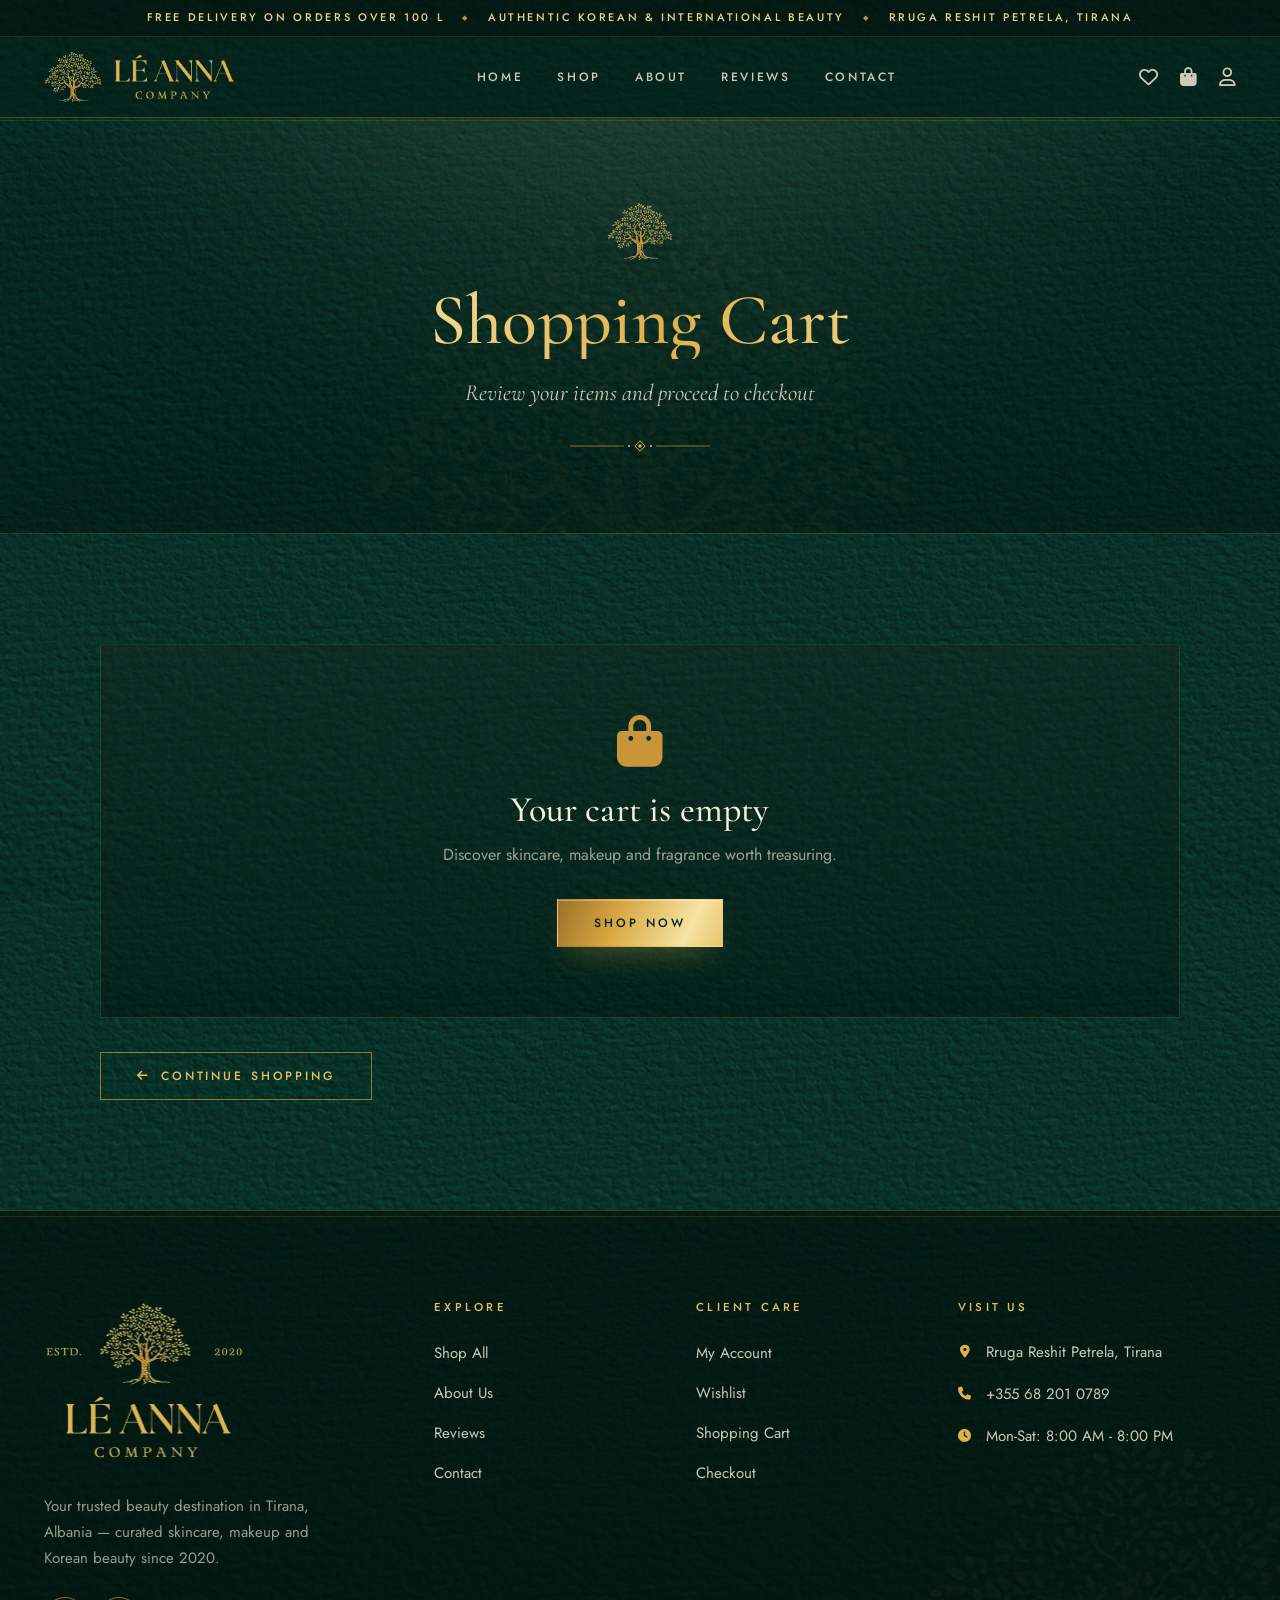
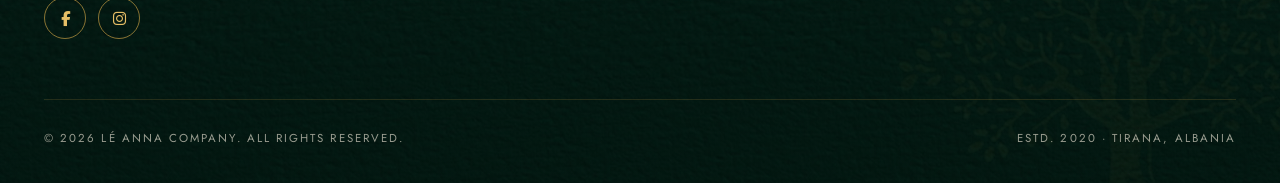
<file: cart.html>
<!DOCTYPE html>
<html lang="en">
<head>
    <meta charset="UTF-8">
    <meta name="viewport" content="width=device-width, initial-scale=1.0">
    <meta name="description" content="Shopping cart - Lé Anna Company Tirana">
    <meta name="theme-color" content="#093227">
    <title>Shopping Cart | Lé Anna Company</title>
    <link rel="icon" type="image/png" href="images/brand/favicon.png">
    <link rel="apple-touch-icon" href="images/brand/apple-touch-icon.png">
    <link rel="preconnect" href="https://fonts.googleapis.com">
    <link rel="preconnect" href="https://fonts.gstatic.com" crossorigin>
    <link href="https://fonts.googleapis.com/css2?family=Cormorant+Garamond:ital,wght@0,400;0,500;0,600;0,700;1,400;1,500;1,600&family=Jost:wght@300;400;500;600&display=swap" rel="stylesheet">
    <link rel="stylesheet" href="https://cdnjs.cloudflare.com/ajax/libs/font-awesome/6.4.0/css/all.min.css">
    <link rel="stylesheet" href="styles.css">
    <script>document.documentElement.classList.add('js');</script>
</head>
<body>
    <div class="announcement-bar">
        <div class="container announcement-inner">
            <span>Free delivery on orders over 100 L</span>
            <span class="announcement-sep" aria-hidden="true">&#9670;</span>
            <span>Authentic Korean &amp; international beauty</span>
            <span class="announcement-sep" aria-hidden="true">&#9670;</span>
            <span>Rruga Reshit Petrela, Tirana</span>
        </div>
    </div>

    <header class="header" id="header">
        <div class="container header-container">
            <a href="index.html" class="logo" aria-label="Lé Anna Company home">
                <img src="images/brand/tree.png" alt="" class="logo-emblem" width="374" height="336">
                <img src="images/brand/wordmark.png" alt="Lé Anna Company" class="logo-wordmark" width="671" height="255">
            </a>
            <nav class="nav" id="nav" aria-label="Main">
                <ul class="nav-list">
                    <li><a href="index.html" class="nav-link">Home</a></li>
                    <li><a href="shop.html" class="nav-link">Shop</a></li>
                    <li><a href="about.html" class="nav-link">About</a></li>
                    <li><a href="reviews.html" class="nav-link">Reviews</a></li>
                    <li><a href="contact.html" class="nav-link">Contact</a></li>
                </ul>
            </nav>
            <div class="header-actions">
                <a href="wishlist.html" class="header-action-btn wishlist-btn" title="Wishlist">
                    <i class="far fa-heart"></i>
                    <span class="wishlist-count" id="wishlistCount">0</span>
                </a>
                <a href="cart.html" class="cart-icon" title="Shopping Cart">
                    <i class="fas fa-shopping-bag"></i>
                    <span class="cart-count" id="cartCount">0</span>
                </a>
                <div class="account-wrapper">
                    <a href="account.html" class="header-action-btn account-btn" id="accountBtn" title="My Account">
                        <i class="far fa-user"></i>
                    </a>
                    <div class="account-dropdown">
                        <a href="account.html">Login</a>
                        <a href="account.html?action=register">Register</a>
                        <div class="divider"></div>
                        <a href="wishlist.html">Wishlist</a>
                    </div>
                </div>
                <button class="mobile-menu-btn" id="mobileMenuBtn" aria-label="Open menu" aria-expanded="false" aria-controls="nav">
                    <span></span><span></span><span></span>
                </button>
            </div>
        </div>
    </header>

    <main>
        <section class="page-header">
            <div class="container">
                <img src="images/brand/tree.png" alt="" class="page-emblem" aria-hidden="true">
                <h1>Shopping Cart</h1>
                <p>Review your items and proceed to checkout</p>
            </div>
        </section>

        <section class="section">
            <div class="container">
                <div class="cart-container">
                    <div class="cart-items">
                        <!-- Cart items loaded dynamically -->
                    </div>

                    <div class="cart-summary">
                        <!-- Summary loaded dynamically -->
                    </div>

                    <div class="cart-back">
                        <a href="shop.html" class="btn btn-secondary">
                            <i class="fas fa-arrow-left"></i> Continue Shopping
                        </a>
                    </div>
                </div>
            </div>
        </section>
    </main>

    <footer class="footer">
        <div class="container">
            <div class="footer-grid">
                <div class="footer-brand">
                    <a href="index.html" class="footer-logo" aria-label="Lé Anna Company home">
                        <img src="images/brand/logo-lockup.png" alt="Lé Anna Company, established 2020" width="803" height="636" loading="lazy">
                    </a>
                    <p>Your trusted beauty destination in Tirana, Albania &mdash; curated skincare, makeup and Korean beauty since 2020.</p>
                    <div class="social-links">
                        <a href="https://www.facebook.com/classcosmetic/" target="_blank" rel="noopener" class="social-link" aria-label="Facebook"><i class="fab fa-facebook-f"></i></a>
                        <a href="https://www.instagram.com/classcosmetic/" target="_blank" rel="noopener" class="social-link" aria-label="Instagram"><i class="fab fa-instagram"></i></a>
                    </div>
                </div>

                <div class="footer-links">
                    <h3>Explore</h3>
                    <ul>
                        <li><a href="shop.html">Shop All</a></li>
                        <li><a href="about.html">About Us</a></li>
                        <li><a href="reviews.html">Reviews</a></li>
                        <li><a href="contact.html">Contact</a></li>
                    </ul>
                </div>

                <div class="footer-links">
                    <h3>Client Care</h3>
                    <ul>
                        <li><a href="account.html">My Account</a></li>
                        <li><a href="wishlist.html">Wishlist</a></li>
                        <li><a href="cart.html">Shopping Cart</a></li>
                        <li><a href="checkout.html">Checkout</a></li>
                    </ul>
                </div>

                <div class="footer-contact">
                    <h3>Visit Us</h3>
                    <ul class="contact-list">
                        <li><i class="fas fa-map-marker-alt"></i> Rruga Reshit Petrela, Tirana</li>
                        <li><i class="fas fa-phone"></i> <a href="tel:+355682010789">+355 68 201 0789</a></li>
                        <li><i class="fas fa-clock"></i> Mon-Sat: 8:00 AM - 8:00 PM</li>
                    </ul>
                </div>
            </div>

            <div class="footer-bottom">
                <p>&copy; 2026 Lé Anna Company. All rights reserved.</p>
                <p>Estd. 2020 &middot; Tirana, Albania</p>
            </div>
        </div>
    </footer>

    <!-- Mobile Sticky Bottom Menu -->
    <nav class="mobile-bottom-nav" aria-label="Quick navigation">
        <div class="mobile-nav-container">
            <a href="index.html" class="mobile-nav-item">
                <i class="fas fa-home"></i>
                <span>Home</span>
            </a>
            <a href="shop.html" class="mobile-nav-item">
                <i class="fas fa-store"></i>
                <span>Shop</span>
            </a>
            <a href="wishlist.html" class="mobile-nav-item wishlist-btn">
                <i class="fas fa-heart"></i>
                <span>Wishlist</span>
            </a>
            <a href="cart.html" class="mobile-nav-item active">
                <i class="fas fa-shopping-bag"></i>
                <span>Cart</span>
                <span class="cart-count">0</span>
            </a>
            <a href="account.html" class="mobile-nav-item account-btn">
                <i class="fas fa-user"></i>
                <span>Account</span>
            </a>
        </div>
    </nav>

    <script src="script.js"></script>

</body>
</html>
</file>
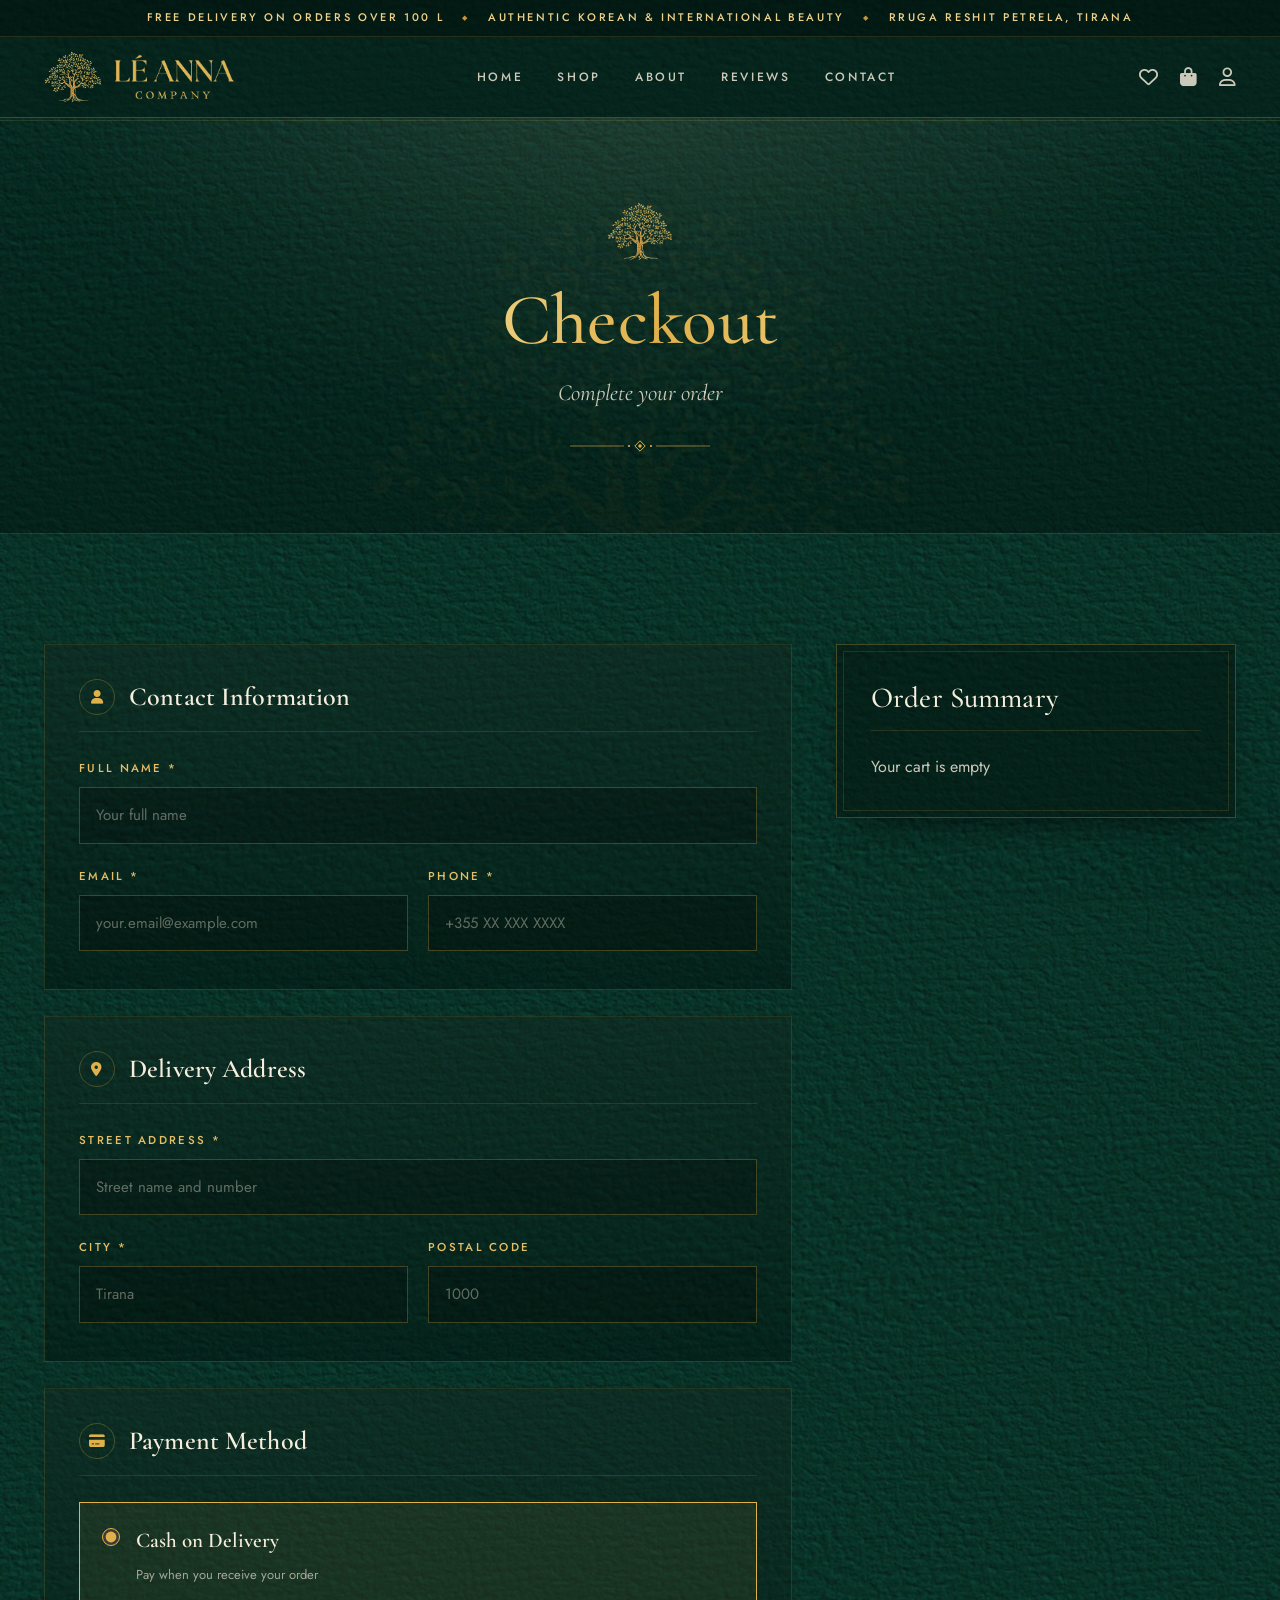
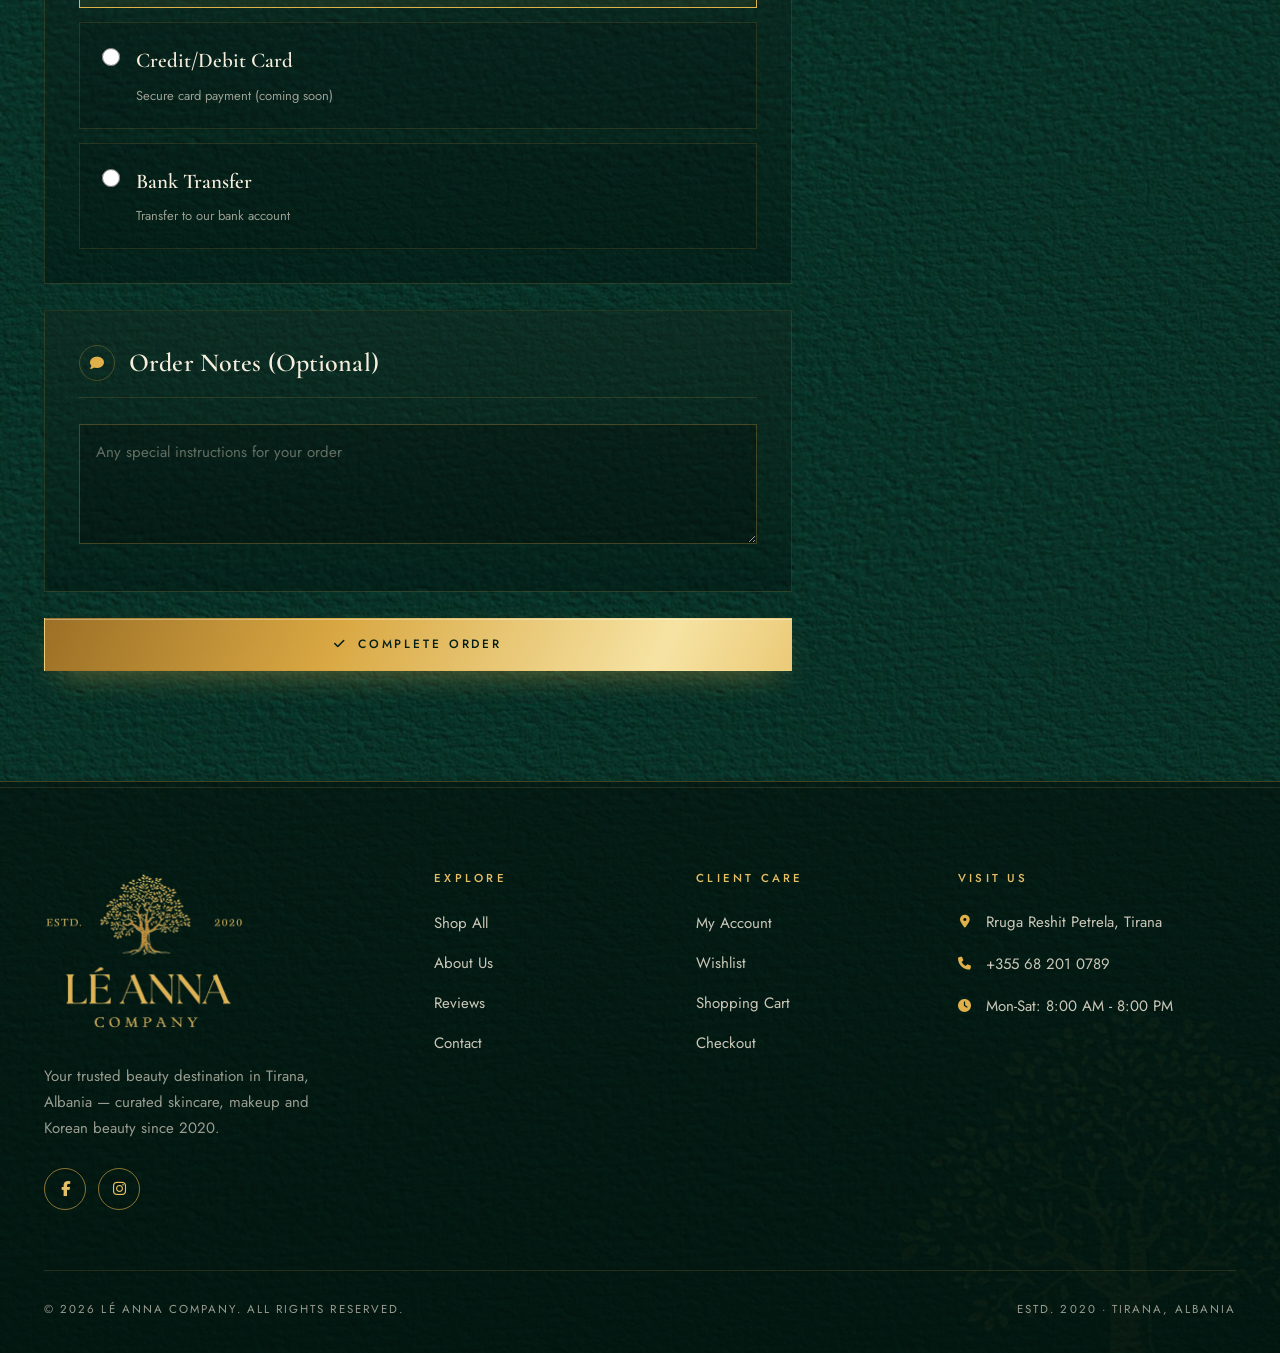
<file: checkout.html>
<!DOCTYPE html>
<html lang="en">
<head>
    <meta charset="UTF-8">
    <meta name="viewport" content="width=device-width, initial-scale=1.0">
    <meta name="description" content="Checkout - Lé Anna Company Tirana">
    <meta name="theme-color" content="#093227">
    <title>Checkout | Lé Anna Company</title>
    <link rel="icon" type="image/png" href="images/brand/favicon.png">
    <link rel="apple-touch-icon" href="images/brand/apple-touch-icon.png">
    <link rel="preconnect" href="https://fonts.googleapis.com">
    <link rel="preconnect" href="https://fonts.gstatic.com" crossorigin>
    <link href="https://fonts.googleapis.com/css2?family=Cormorant+Garamond:ital,wght@0,400;0,500;0,600;0,700;1,400;1,500;1,600&family=Jost:wght@300;400;500;600&display=swap" rel="stylesheet">
    <link rel="stylesheet" href="https://cdnjs.cloudflare.com/ajax/libs/font-awesome/6.4.0/css/all.min.css">
    <link rel="stylesheet" href="styles.css">
    <script>document.documentElement.classList.add('js');</script>
</head>
<body>
    <div class="announcement-bar">
        <div class="container announcement-inner">
            <span>Free delivery on orders over 100 L</span>
            <span class="announcement-sep" aria-hidden="true">&#9670;</span>
            <span>Authentic Korean &amp; international beauty</span>
            <span class="announcement-sep" aria-hidden="true">&#9670;</span>
            <span>Rruga Reshit Petrela, Tirana</span>
        </div>
    </div>

    <header class="header" id="header">
        <div class="container header-container">
            <a href="index.html" class="logo" aria-label="Lé Anna Company home">
                <img src="images/brand/tree.png" alt="" class="logo-emblem" width="374" height="336">
                <img src="images/brand/wordmark.png" alt="Lé Anna Company" class="logo-wordmark" width="671" height="255">
            </a>
            <nav class="nav" id="nav" aria-label="Main">
                <ul class="nav-list">
                    <li><a href="index.html" class="nav-link">Home</a></li>
                    <li><a href="shop.html" class="nav-link">Shop</a></li>
                    <li><a href="about.html" class="nav-link">About</a></li>
                    <li><a href="reviews.html" class="nav-link">Reviews</a></li>
                    <li><a href="contact.html" class="nav-link">Contact</a></li>
                </ul>
            </nav>
            <div class="header-actions">
                <a href="wishlist.html" class="header-action-btn wishlist-btn" title="Wishlist">
                    <i class="far fa-heart"></i>
                    <span class="wishlist-count" id="wishlistCount">0</span>
                </a>
                <a href="cart.html" class="cart-icon" title="Shopping Cart">
                    <i class="fas fa-shopping-bag"></i>
                    <span class="cart-count" id="cartCount">0</span>
                </a>
                <div class="account-wrapper">
                    <a href="account.html" class="header-action-btn account-btn" id="accountBtn" title="My Account">
                        <i class="far fa-user"></i>
                    </a>
                    <div class="account-dropdown">
                        <a href="account.html">Login</a>
                        <a href="account.html?action=register">Register</a>
                        <div class="divider"></div>
                        <a href="wishlist.html">Wishlist</a>
                    </div>
                </div>
                <button class="mobile-menu-btn" id="mobileMenuBtn" aria-label="Open menu" aria-expanded="false" aria-controls="nav">
                    <span></span><span></span><span></span>
                </button>
            </div>
        </div>
    </header>

    <main>
        <section class="page-header">
            <div class="container">
                <img src="images/brand/tree.png" alt="" class="page-emblem" aria-hidden="true">
                <h1>Checkout</h1>
                <p>Complete your order</p>
            </div>
        </section>

        <section class="section">
            <div class="container">
                <form class="checkout-grid" id="checkoutForm">
                    <div class="checkout-form">
                        <div class="form-section">
                            <h3><i class="fas fa-user"></i> Contact Information</h3>
                            <div class="form-group">
                                <label for="fullName">Full Name *</label>
                                <input type="text" id="fullName" name="fullName" required placeholder="Your full name">
                            </div>
                            <div class="form-row">
                                <div class="form-group">
                                    <label for="email">Email *</label>
                                    <input type="email" id="email" name="email" required placeholder="your.email@example.com">
                                </div>
                                <div class="form-group">
                                    <label for="phone">Phone *</label>
                                    <input type="tel" id="phone" name="phone" required placeholder="+355 XX XXX XXXX">
                                </div>
                            </div>
                        </div>

                        <div class="form-section">
                            <h3><i class="fas fa-map-marker-alt"></i> Delivery Address</h3>
                            <div class="form-group">
                                <label for="address">Street Address *</label>
                                <input type="text" id="address" name="address" required placeholder="Street name and number">
                            </div>
                            <div class="form-row">
                                <div class="form-group">
                                    <label for="city">City *</label>
                                    <input type="text" id="city" name="city" required placeholder="Tirana">
                                </div>
                                <div class="form-group">
                                    <label for="postalCode">Postal Code</label>
                                    <input type="text" id="postalCode" name="postalCode" placeholder="1000">
                                </div>
                            </div>
                        </div>

                        <div class="form-section">
                            <h3><i class="fas fa-credit-card"></i> Payment Method</h3>
                            <div class="payment-methods">
                                <label class="payment-method">
                                    <input type="radio" name="payment" value="cash" checked>
                                    <div>
                                        <strong>Cash on Delivery</strong>
                                        <p style="font-size: 13px; color: var(--text-light); margin-top: 5px;">Pay when you receive your order</p>
                                    </div>
                                </label>
                                <label class="payment-method">
                                    <input type="radio" name="payment" value="card">
                                    <div>
                                        <strong>Credit/Debit Card</strong>
                                        <p style="font-size: 13px; color: var(--text-light); margin-top: 5px;">Secure card payment (coming soon)</p>
                                    </div>
                                </label>
                                <label class="payment-method">
                                    <input type="radio" name="payment" value="bank">
                                    <div>
                                        <strong>Bank Transfer</strong>
                                        <p style="font-size: 13px; color: var(--text-light); margin-top: 5px;">Transfer to our bank account</p>
                                    </div>
                                </label>
                            </div>
                        </div>

                        <div class="form-section">
                            <h3><i class="fas fa-comment"></i> Order Notes (Optional)</h3>
                            <div class="form-group">
                                <textarea id="notes" name="notes" rows="3" placeholder="Any special instructions for your order" aria-label="Order notes"></textarea>
                            </div>
                        </div>

                        <button type="submit" class="btn btn-primary btn-full btn-lg">
                            <i class="fas fa-check"></i> Complete Order
                        </button>
                    </div>

                    <div class="cart-summary">
                        <h3>Order Summary</h3>
                        <div id="checkoutSummary">
                            <!-- Loaded dynamically -->
                        </div>
                    </div>
                </form>
            </div>
        </section>
    </main>

    <footer class="footer">
        <div class="container">
            <div class="footer-grid">
                <div class="footer-brand">
                    <a href="index.html" class="footer-logo" aria-label="Lé Anna Company home">
                        <img src="images/brand/logo-lockup.png" alt="Lé Anna Company, established 2020" width="803" height="636" loading="lazy">
                    </a>
                    <p>Your trusted beauty destination in Tirana, Albania &mdash; curated skincare, makeup and Korean beauty since 2020.</p>
                    <div class="social-links">
                        <a href="https://www.facebook.com/classcosmetic/" target="_blank" rel="noopener" class="social-link" aria-label="Facebook"><i class="fab fa-facebook-f"></i></a>
                        <a href="https://www.instagram.com/classcosmetic/" target="_blank" rel="noopener" class="social-link" aria-label="Instagram"><i class="fab fa-instagram"></i></a>
                    </div>
                </div>

                <div class="footer-links">
                    <h3>Explore</h3>
                    <ul>
                        <li><a href="shop.html">Shop All</a></li>
                        <li><a href="about.html">About Us</a></li>
                        <li><a href="reviews.html">Reviews</a></li>
                        <li><a href="contact.html">Contact</a></li>
                    </ul>
                </div>

                <div class="footer-links">
                    <h3>Client Care</h3>
                    <ul>
                        <li><a href="account.html">My Account</a></li>
                        <li><a href="wishlist.html">Wishlist</a></li>
                        <li><a href="cart.html">Shopping Cart</a></li>
                        <li><a href="checkout.html">Checkout</a></li>
                    </ul>
                </div>

                <div class="footer-contact">
                    <h3>Visit Us</h3>
                    <ul class="contact-list">
                        <li><i class="fas fa-map-marker-alt"></i> Rruga Reshit Petrela, Tirana</li>
                        <li><i class="fas fa-phone"></i> <a href="tel:+355682010789">+355 68 201 0789</a></li>
                        <li><i class="fas fa-clock"></i> Mon-Sat: 8:00 AM - 8:00 PM</li>
                    </ul>
                </div>
            </div>

            <div class="footer-bottom">
                <p>&copy; 2026 Lé Anna Company. All rights reserved.</p>
                <p>Estd. 2020 &middot; Tirana, Albania</p>
            </div>
        </div>
    </footer>

    <!-- Mobile Sticky Bottom Menu -->
    <nav class="mobile-bottom-nav" aria-label="Quick navigation">
        <div class="mobile-nav-container">
            <a href="index.html" class="mobile-nav-item">
                <i class="fas fa-home"></i>
                <span>Home</span>
            </a>
            <a href="shop.html" class="mobile-nav-item">
                <i class="fas fa-store"></i>
                <span>Shop</span>
            </a>
            <a href="wishlist.html" class="mobile-nav-item wishlist-btn">
                <i class="fas fa-heart"></i>
                <span>Wishlist</span>
            </a>
            <a href="cart.html" class="mobile-nav-item">
                <i class="fas fa-shopping-bag"></i>
                <span>Cart</span>
                <span class="cart-count">0</span>
            </a>
            <a href="account.html" class="mobile-nav-item account-btn">
                <i class="fas fa-user"></i>
                <span>Account</span>
            </a>
        </div>
    </nav>

    <script src="script.js"></script>

</body>
</html>
</file>
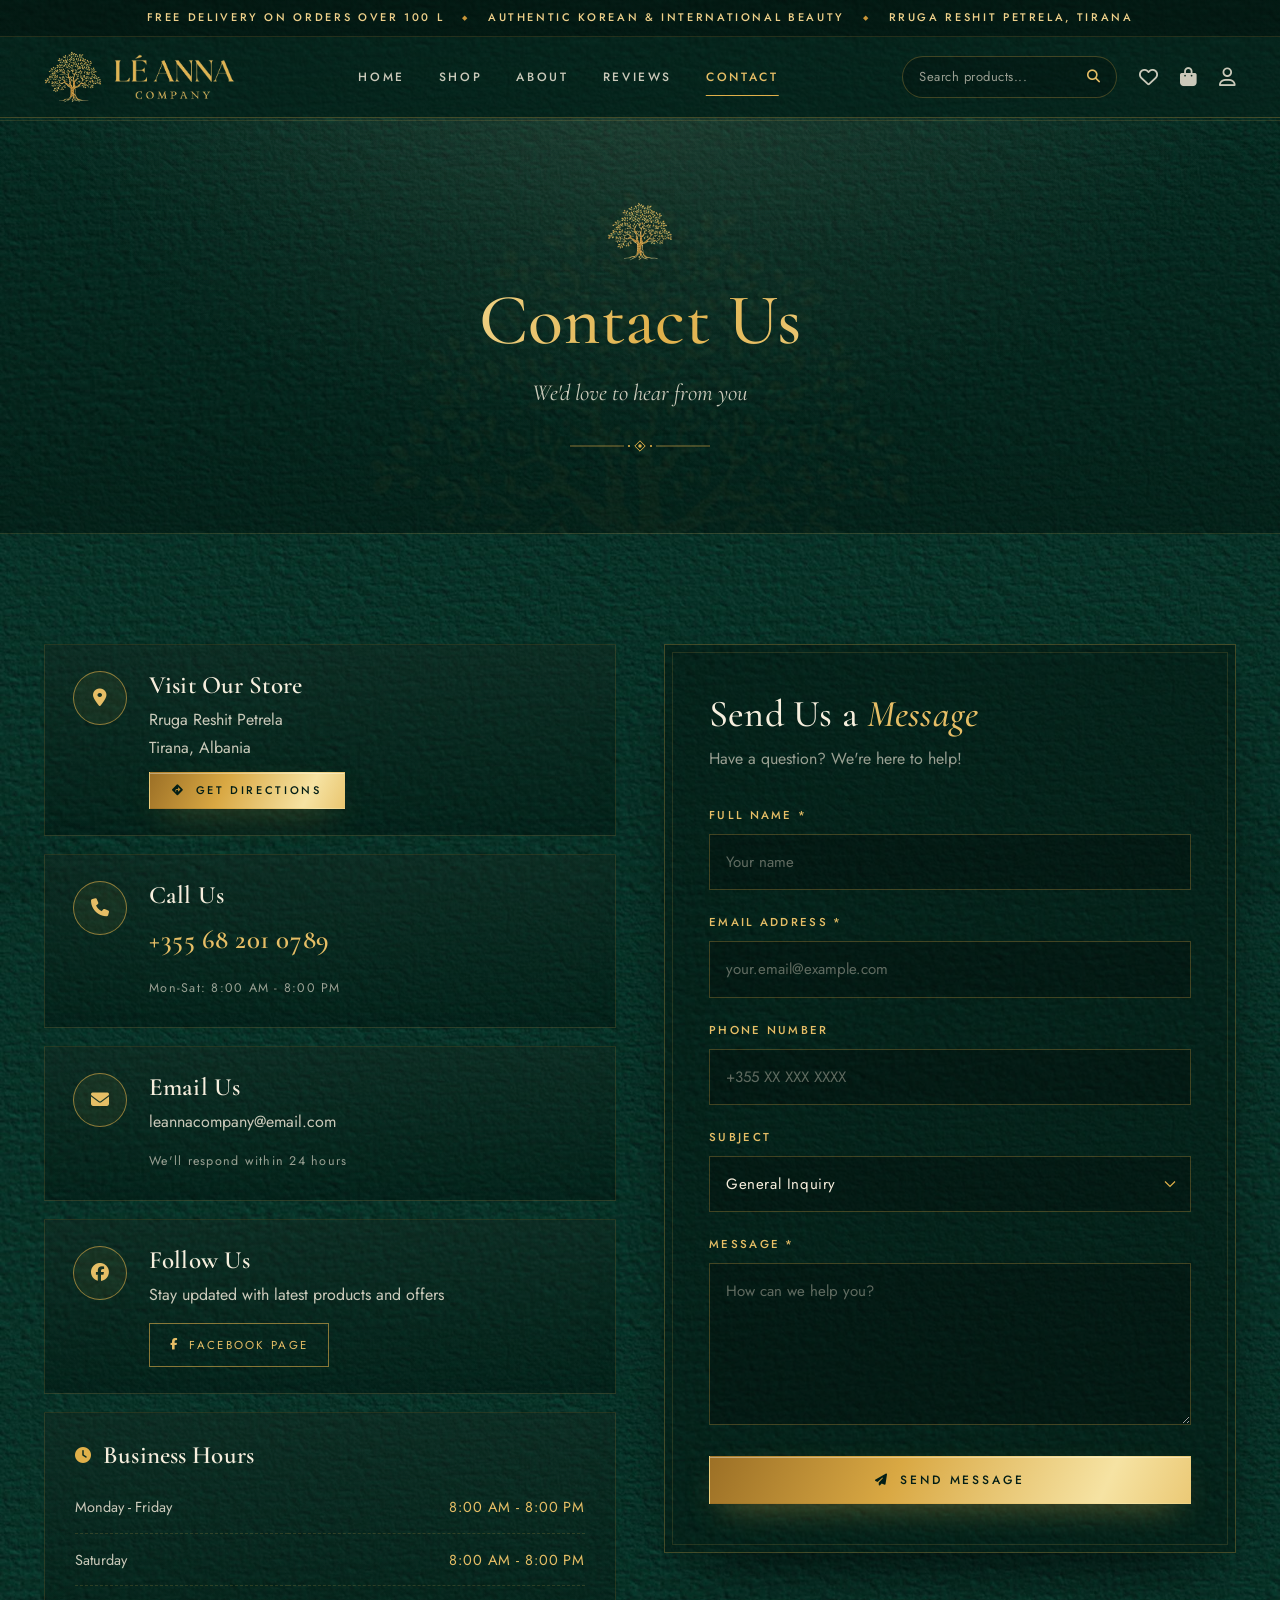
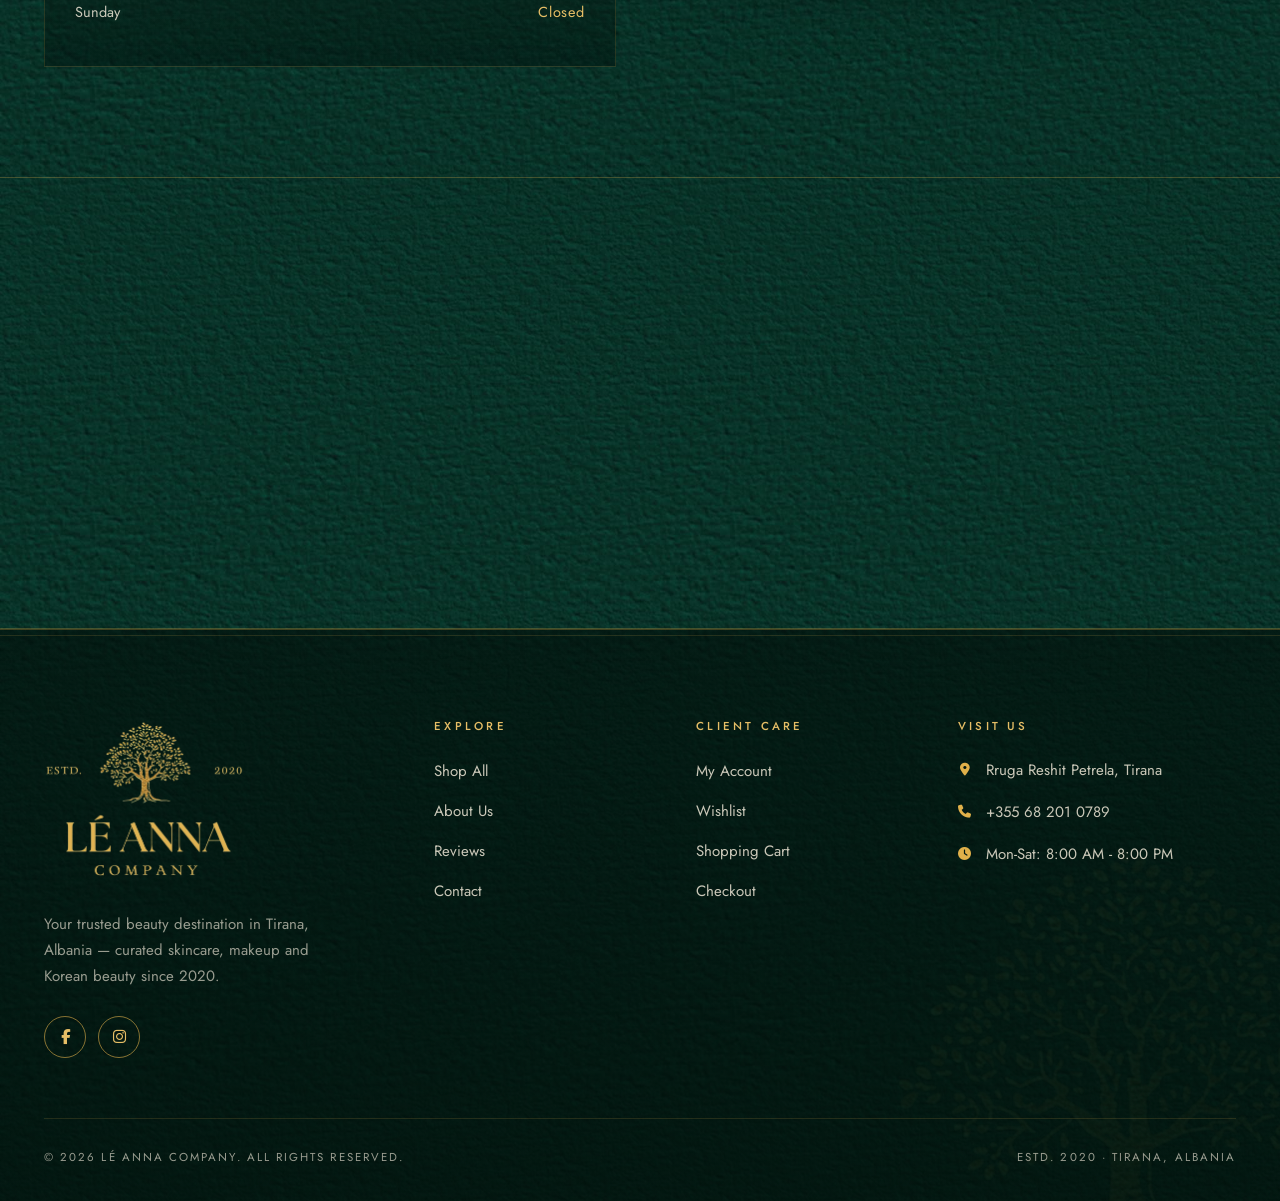
<file: contact.html>
<!DOCTYPE html>
<html lang="en">
<head>
    <meta charset="UTF-8">
    <meta name="viewport" content="width=device-width, initial-scale=1.0">
    <meta name="description" content="Contact Lé Anna Company in Tirana. Visit us at Rruga Reshit Petrela or call +355 68 201 0789. Business hours, directions, and contact form.">
    <meta name="theme-color" content="#093227">
    <title>Contact Us | Lé Anna Company - Tirana Beauty Store</title>
    <link rel="icon" type="image/png" href="images/brand/favicon.png">
    <link rel="apple-touch-icon" href="images/brand/apple-touch-icon.png">
    <link rel="preconnect" href="https://fonts.googleapis.com">
    <link rel="preconnect" href="https://fonts.gstatic.com" crossorigin>
    <link href="https://fonts.googleapis.com/css2?family=Cormorant+Garamond:ital,wght@0,400;0,500;0,600;0,700;1,400;1,500;1,600&family=Jost:wght@300;400;500;600&display=swap" rel="stylesheet">
    <link rel="stylesheet" href="https://cdnjs.cloudflare.com/ajax/libs/font-awesome/6.4.0/css/all.min.css">
    <link rel="stylesheet" href="styles.css">
    <script>document.documentElement.classList.add('js');</script>
</head>
<body>
    <div class="announcement-bar">
        <div class="container announcement-inner">
            <span>Free delivery on orders over 100 L</span>
            <span class="announcement-sep" aria-hidden="true">&#9670;</span>
            <span>Authentic Korean &amp; international beauty</span>
            <span class="announcement-sep" aria-hidden="true">&#9670;</span>
            <span>Rruga Reshit Petrela, Tirana</span>
        </div>
    </div>

    <header class="header" id="header">
        <div class="container header-container">
            <a href="index.html" class="logo" aria-label="Lé Anna Company home">
                <img src="images/brand/tree.png" alt="" class="logo-emblem" width="374" height="336">
                <img src="images/brand/wordmark.png" alt="Lé Anna Company" class="logo-wordmark" width="671" height="255">
            </a>
            <nav class="nav" id="nav" aria-label="Main">
                <ul class="nav-list">
                    <li><a href="index.html" class="nav-link">Home</a></li>
                    <li><a href="shop.html" class="nav-link">Shop</a></li>
                    <li><a href="about.html" class="nav-link">About</a></li>
                    <li><a href="reviews.html" class="nav-link">Reviews</a></li>
                    <li><a href="contact.html" class="nav-link active">Contact</a></li>
                </ul>
            </nav>
            <div class="header-actions">
                <div class="search-box">
                    <input type="text" placeholder="Search products..." id="searchInput" aria-label="Search products">
                    <button class="search-btn" aria-label="Search"><i class="fas fa-search"></i></button>
                </div>
                <a href="wishlist.html" class="header-action-btn wishlist-btn" title="Wishlist">
                    <i class="far fa-heart"></i>
                    <span class="wishlist-count" id="wishlistCount">0</span>
                </a>
                <a href="cart.html" class="cart-icon" title="Shopping Cart">
                    <i class="fas fa-shopping-bag"></i>
                    <span class="cart-count" id="cartCount">0</span>
                </a>
                <div class="account-wrapper">
                    <a href="account.html" class="header-action-btn account-btn" id="accountBtn" title="My Account">
                        <i class="far fa-user"></i>
                    </a>
                    <div class="account-dropdown">
                        <a href="account.html">Login</a>
                        <a href="account.html?action=register">Register</a>
                        <div class="divider"></div>
                        <a href="wishlist.html">Wishlist</a>
                    </div>
                </div>
                <button class="mobile-menu-btn" id="mobileMenuBtn" aria-label="Open menu" aria-expanded="false" aria-controls="nav">
                    <span></span><span></span><span></span>
                </button>
            </div>
        </div>
    </header>

    <main>
        <section class="page-header">
            <div class="container">
                <img src="images/brand/tree.png" alt="" class="page-emblem" aria-hidden="true">
                <h1>Contact Us</h1>
                <p>We'd love to hear from you</p>
            </div>
        </section>

        <section class="section">
            <div class="container">
                <div class="contact-grid">
                    <div class="contact-info reveal">
                        <div class="contact-card">
                            <div class="contact-icon">
                                <i class="fas fa-map-marker-alt"></i>
                            </div>
                            <div class="contact-details">
                                <h3>Visit Our Store</h3>
                                <p>Rruga Reshit Petrela<br>Tirana, Albania</p>
                                <a href="https://maps.google.com/?q=Rruga+Reshit+Petrela+Tirana+Albania" target="_blank" rel="noopener" class="btn btn-primary btn-sm">
                                    <i class="fas fa-directions"></i> Get Directions
                                </a>
                            </div>
                        </div>

                        <div class="contact-card">
                            <div class="contact-icon">
                                <i class="fas fa-phone"></i>
                            </div>
                            <div class="contact-details">
                                <h3>Call Us</h3>
                                <p><a href="tel:+355682010789" class="phone-link">+355 68 201 0789</a></p>
                                <span class="contact-note">Mon-Sat: 8:00 AM - 8:00 PM</span>
                            </div>
                        </div>

                        <div class="contact-card">
                            <div class="contact-icon">
                                <i class="fas fa-envelope"></i>
                            </div>
                            <div class="contact-details">
                                <h3>Email Us</h3>
                                <p>leannacompany@email.com</p>
                                <span class="contact-note">We'll respond within 24 hours</span>
                            </div>
                        </div>

                        <div class="contact-card">
                            <div class="contact-icon">
                                <i class="fab fa-facebook"></i>
                            </div>
                            <div class="contact-details">
                                <h3>Follow Us</h3>
                                <p>Stay updated with latest products and offers</p>
                                <a href="https://www.facebook.com/classcosmetic/" target="_blank" rel="noopener" class="social-link-large">
                                    <i class="fab fa-facebook-f"></i> Facebook Page
                                </a>
                            </div>
                        </div>

                        <div class="hours-card">
                            <h3><i class="fas fa-clock"></i> Business Hours</h3>
                            <table class="hours-table">
                                <tr>
                                    <td>Monday - Friday</td>
                                    <td>8:00 AM - 8:00 PM</td>
                                </tr>
                                <tr>
                                    <td>Saturday</td>
                                    <td>8:00 AM - 8:00 PM</td>
                                </tr>
                                <tr>
                                    <td>Sunday</td>
                                    <td>Closed</td>
                                </tr>
                            </table>
                        </div>
                    </div>

                    <div class="contact-form-section reveal" data-delay="1">
                        <div class="contact-form-wrapper">
                            <h2>Send Us a <em>Message</em></h2>
                            <p>Have a question? We're here to help!</p>

                            <form class="contact-form" id="contactForm">
                                <div class="form-group">
                                    <label for="name">Full Name *</label>
                                    <input type="text" id="name" name="name" required placeholder="Your name">
                                </div>

                                <div class="form-group">
                                    <label for="email">Email Address *</label>
                                    <input type="email" id="email" name="email" required placeholder="your.email@example.com">
                                </div>

                                <div class="form-group">
                                    <label for="phone">Phone Number</label>
                                    <input type="tel" id="phone" name="phone" placeholder="+355 XX XXX XXXX">
                                </div>

                                <div class="form-group">
                                    <label for="subject">Subject</label>
                                    <select id="subject" name="subject">
                                        <option value="general">General Inquiry</option>
                                        <option value="product">Product Question</option>
                                        <option value="appointment">Book Appointment</option>
                                        <option value="feedback">Feedback</option>
                                        <option value="other">Other</option>
                                    </select>
                                </div>

                                <div class="form-group">
                                    <label for="message">Message *</label>
                                    <textarea id="message" name="message" rows="5" required placeholder="How can we help you?"></textarea>
                                </div>

                                <button type="submit" class="btn btn-primary btn-full">
                                    <i class="fas fa-paper-plane"></i> Send Message
                                </button>
                            </form>
                        </div>
                    </div>
                </div>
            </div>
        </section>

        <section class="map-section">
            <div class="map-container">
                <iframe
                    src="https://www.google.com/maps/embed?pb=!1m18!1m12!1m3!1d2967.1234567890123!2d19.8188889!3d41.3275!2m3!1f0!2f0!3f0!3m2!1i1024!2i768!4f13.1!3m3!1m2!1s0x0%3A0x0!2zNDHCsDE5JzM5LjAiTiAxOcKwNDknMDguMCJF!5e0!3m2!1sen!2sal!4v1234567890123!5m2!1sen!2sal"
                    width="100%"
                    height="450"
                    style="border:0;"
                    allowfullscreen=""
                    loading="lazy"
                    referrerpolicy="no-referrer-when-downgrade"
                    title="Map to Lé Anna Company, Rruga Reshit Petrela, Tirana">
                </iframe>
            </div>
        </section>
    </main>

    <footer class="footer">
        <div class="container">
            <div class="footer-grid">
                <div class="footer-brand">
                    <a href="index.html" class="footer-logo" aria-label="Lé Anna Company home">
                        <img src="images/brand/logo-lockup.png" alt="Lé Anna Company, established 2020" width="803" height="636" loading="lazy">
                    </a>
                    <p>Your trusted beauty destination in Tirana, Albania &mdash; curated skincare, makeup and Korean beauty since 2020.</p>
                    <div class="social-links">
                        <a href="https://www.facebook.com/classcosmetic/" target="_blank" rel="noopener" class="social-link" aria-label="Facebook"><i class="fab fa-facebook-f"></i></a>
                        <a href="https://www.instagram.com/classcosmetic/" target="_blank" rel="noopener" class="social-link" aria-label="Instagram"><i class="fab fa-instagram"></i></a>
                    </div>
                </div>

                <div class="footer-links">
                    <h3>Explore</h3>
                    <ul>
                        <li><a href="shop.html">Shop All</a></li>
                        <li><a href="about.html">About Us</a></li>
                        <li><a href="reviews.html">Reviews</a></li>
                        <li><a href="contact.html">Contact</a></li>
                    </ul>
                </div>

                <div class="footer-links">
                    <h3>Client Care</h3>
                    <ul>
                        <li><a href="account.html">My Account</a></li>
                        <li><a href="wishlist.html">Wishlist</a></li>
                        <li><a href="cart.html">Shopping Cart</a></li>
                        <li><a href="checkout.html">Checkout</a></li>
                    </ul>
                </div>

                <div class="footer-contact">
                    <h3>Visit Us</h3>
                    <ul class="contact-list">
                        <li><i class="fas fa-map-marker-alt"></i> Rruga Reshit Petrela, Tirana</li>
                        <li><i class="fas fa-phone"></i> <a href="tel:+355682010789">+355 68 201 0789</a></li>
                        <li><i class="fas fa-clock"></i> Mon-Sat: 8:00 AM - 8:00 PM</li>
                    </ul>
                </div>
            </div>

            <div class="footer-bottom">
                <p>&copy; 2026 Lé Anna Company. All rights reserved.</p>
                <p>Estd. 2020 &middot; Tirana, Albania</p>
            </div>
        </div>
    </footer>

    <!-- Mobile Sticky Bottom Menu -->
    <nav class="mobile-bottom-nav" aria-label="Quick navigation">
        <div class="mobile-nav-container">
            <a href="index.html" class="mobile-nav-item">
                <i class="fas fa-home"></i>
                <span>Home</span>
            </a>
            <a href="shop.html" class="mobile-nav-item">
                <i class="fas fa-store"></i>
                <span>Shop</span>
            </a>
            <a href="wishlist.html" class="mobile-nav-item wishlist-btn">
                <i class="fas fa-heart"></i>
                <span>Wishlist</span>
            </a>
            <a href="cart.html" class="mobile-nav-item">
                <i class="fas fa-shopping-bag"></i>
                <span>Cart</span>
                <span class="cart-count">0</span>
            </a>
            <a href="account.html" class="mobile-nav-item account-btn">
                <i class="fas fa-user"></i>
                <span>Account</span>
            </a>
        </div>
    </nav>

    <script src="script.js"></script>

</body>
</html>
</file>
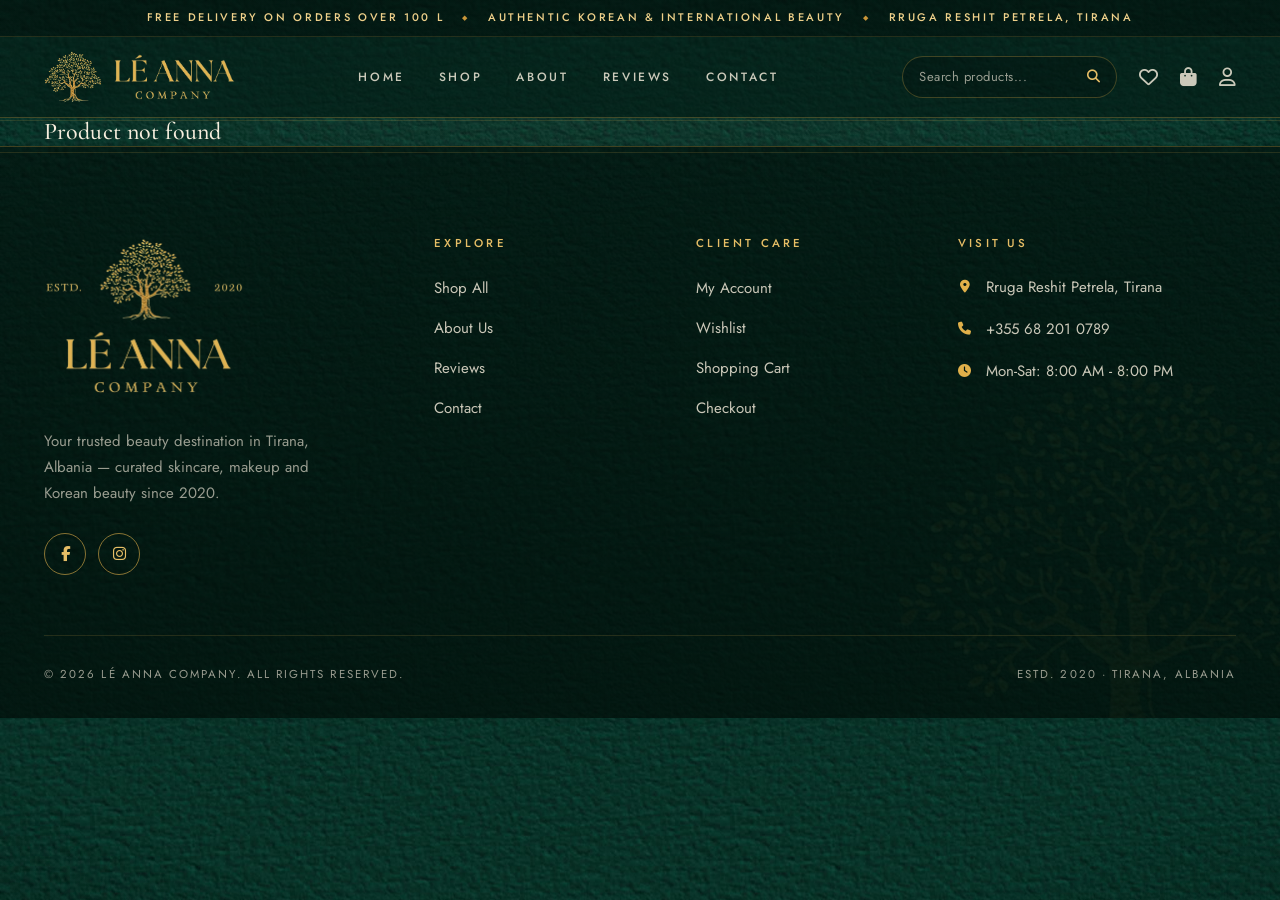
<file: product.html>
<!DOCTYPE html>
<html lang="en">
<head>
    <meta charset="UTF-8">
    <meta name="viewport" content="width=device-width, initial-scale=1.0">
    <meta name="description" content="Product details - Lé Anna Company Tirana">
    <meta name="theme-color" content="#093227">
    <title>Product Details | Lé Anna Company</title>
    <link rel="icon" type="image/png" href="images/brand/favicon.png">
    <link rel="apple-touch-icon" href="images/brand/apple-touch-icon.png">
    <link rel="preconnect" href="https://fonts.googleapis.com">
    <link rel="preconnect" href="https://fonts.gstatic.com" crossorigin>
    <link href="https://fonts.googleapis.com/css2?family=Cormorant+Garamond:ital,wght@0,400;0,500;0,600;0,700;1,400;1,500;1,600&family=Jost:wght@300;400;500;600&display=swap" rel="stylesheet">
    <link rel="stylesheet" href="https://cdnjs.cloudflare.com/ajax/libs/font-awesome/6.4.0/css/all.min.css">
    <link rel="stylesheet" href="styles.css">
    <script>document.documentElement.classList.add('js');</script>
</head>
<body>
    <div class="announcement-bar">
        <div class="container announcement-inner">
            <span>Free delivery on orders over 100 L</span>
            <span class="announcement-sep" aria-hidden="true">&#9670;</span>
            <span>Authentic Korean &amp; international beauty</span>
            <span class="announcement-sep" aria-hidden="true">&#9670;</span>
            <span>Rruga Reshit Petrela, Tirana</span>
        </div>
    </div>

    <header class="header" id="header">
        <div class="container header-container">
            <a href="index.html" class="logo" aria-label="Lé Anna Company home">
                <img src="images/brand/tree.png" alt="" class="logo-emblem" width="374" height="336">
                <img src="images/brand/wordmark.png" alt="Lé Anna Company" class="logo-wordmark" width="671" height="255">
            </a>
            <nav class="nav" id="nav" aria-label="Main">
                <ul class="nav-list">
                    <li><a href="index.html" class="nav-link">Home</a></li>
                    <li><a href="shop.html" class="nav-link">Shop</a></li>
                    <li><a href="about.html" class="nav-link">About</a></li>
                    <li><a href="reviews.html" class="nav-link">Reviews</a></li>
                    <li><a href="contact.html" class="nav-link">Contact</a></li>
                </ul>
            </nav>
            <div class="header-actions">
                <div class="search-box">
                    <input type="text" placeholder="Search products..." id="searchInput" aria-label="Search products">
                    <button class="search-btn" aria-label="Search"><i class="fas fa-search"></i></button>
                </div>
                <a href="wishlist.html" class="header-action-btn wishlist-btn" title="Wishlist">
                    <i class="far fa-heart"></i>
                    <span class="wishlist-count" id="wishlistCount">0</span>
                </a>
                <a href="cart.html" class="cart-icon" title="Shopping Cart">
                    <i class="fas fa-shopping-bag"></i>
                    <span class="cart-count" id="cartCount">0</span>
                </a>
                <div class="account-wrapper">
                    <a href="account.html" class="header-action-btn account-btn" id="accountBtn" title="My Account">
                        <i class="far fa-user"></i>
                    </a>
                    <div class="account-dropdown">
                        <a href="account.html">Login</a>
                        <a href="account.html?action=register">Register</a>
                        <div class="divider"></div>
                        <a href="wishlist.html">Wishlist</a>
                    </div>
                </div>
                <button class="mobile-menu-btn" id="mobileMenuBtn" aria-label="Open menu" aria-expanded="false" aria-controls="nav">
                    <span></span><span></span><span></span>
                </button>
            </div>
        </div>
    </header>

    <main>
        <div class="container" id="productDetailContent">
            <!-- Content loaded dynamically from script.js -->
            <div class="loading-state">
                <i class="fas fa-spinner fa-spin fa-2x"></i>
                <p>Loading product details...</p>
            </div>
        </div>
    </main>

    <footer class="footer">
        <div class="container">
            <div class="footer-grid">
                <div class="footer-brand">
                    <a href="index.html" class="footer-logo" aria-label="Lé Anna Company home">
                        <img src="images/brand/logo-lockup.png" alt="Lé Anna Company, established 2020" width="803" height="636" loading="lazy">
                    </a>
                    <p>Your trusted beauty destination in Tirana, Albania &mdash; curated skincare, makeup and Korean beauty since 2020.</p>
                    <div class="social-links">
                        <a href="https://www.facebook.com/classcosmetic/" target="_blank" rel="noopener" class="social-link" aria-label="Facebook"><i class="fab fa-facebook-f"></i></a>
                        <a href="https://www.instagram.com/classcosmetic/" target="_blank" rel="noopener" class="social-link" aria-label="Instagram"><i class="fab fa-instagram"></i></a>
                    </div>
                </div>

                <div class="footer-links">
                    <h3>Explore</h3>
                    <ul>
                        <li><a href="shop.html">Shop All</a></li>
                        <li><a href="about.html">About Us</a></li>
                        <li><a href="reviews.html">Reviews</a></li>
                        <li><a href="contact.html">Contact</a></li>
                    </ul>
                </div>

                <div class="footer-links">
                    <h3>Client Care</h3>
                    <ul>
                        <li><a href="account.html">My Account</a></li>
                        <li><a href="wishlist.html">Wishlist</a></li>
                        <li><a href="cart.html">Shopping Cart</a></li>
                        <li><a href="checkout.html">Checkout</a></li>
                    </ul>
                </div>

                <div class="footer-contact">
                    <h3>Visit Us</h3>
                    <ul class="contact-list">
                        <li><i class="fas fa-map-marker-alt"></i> Rruga Reshit Petrela, Tirana</li>
                        <li><i class="fas fa-phone"></i> <a href="tel:+355682010789">+355 68 201 0789</a></li>
                        <li><i class="fas fa-clock"></i> Mon-Sat: 8:00 AM - 8:00 PM</li>
                    </ul>
                </div>
            </div>

            <div class="footer-bottom">
                <p>&copy; 2026 Lé Anna Company. All rights reserved.</p>
                <p>Estd. 2020 &middot; Tirana, Albania</p>
            </div>
        </div>
    </footer>

    <!-- Mobile Sticky Bottom Menu -->
    <nav class="mobile-bottom-nav" aria-label="Quick navigation">
        <div class="mobile-nav-container">
            <a href="index.html" class="mobile-nav-item">
                <i class="fas fa-home"></i>
                <span>Home</span>
            </a>
            <a href="shop.html" class="mobile-nav-item">
                <i class="fas fa-store"></i>
                <span>Shop</span>
            </a>
            <a href="wishlist.html" class="mobile-nav-item wishlist-btn">
                <i class="fas fa-heart"></i>
                <span>Wishlist</span>
            </a>
            <a href="cart.html" class="mobile-nav-item">
                <i class="fas fa-shopping-bag"></i>
                <span>Cart</span>
                <span class="cart-count">0</span>
            </a>
            <a href="account.html" class="mobile-nav-item account-btn">
                <i class="fas fa-user"></i>
                <span>Account</span>
            </a>
        </div>
    </nav>

    <script src="script.js"></script>

</body>
</html>
</file>
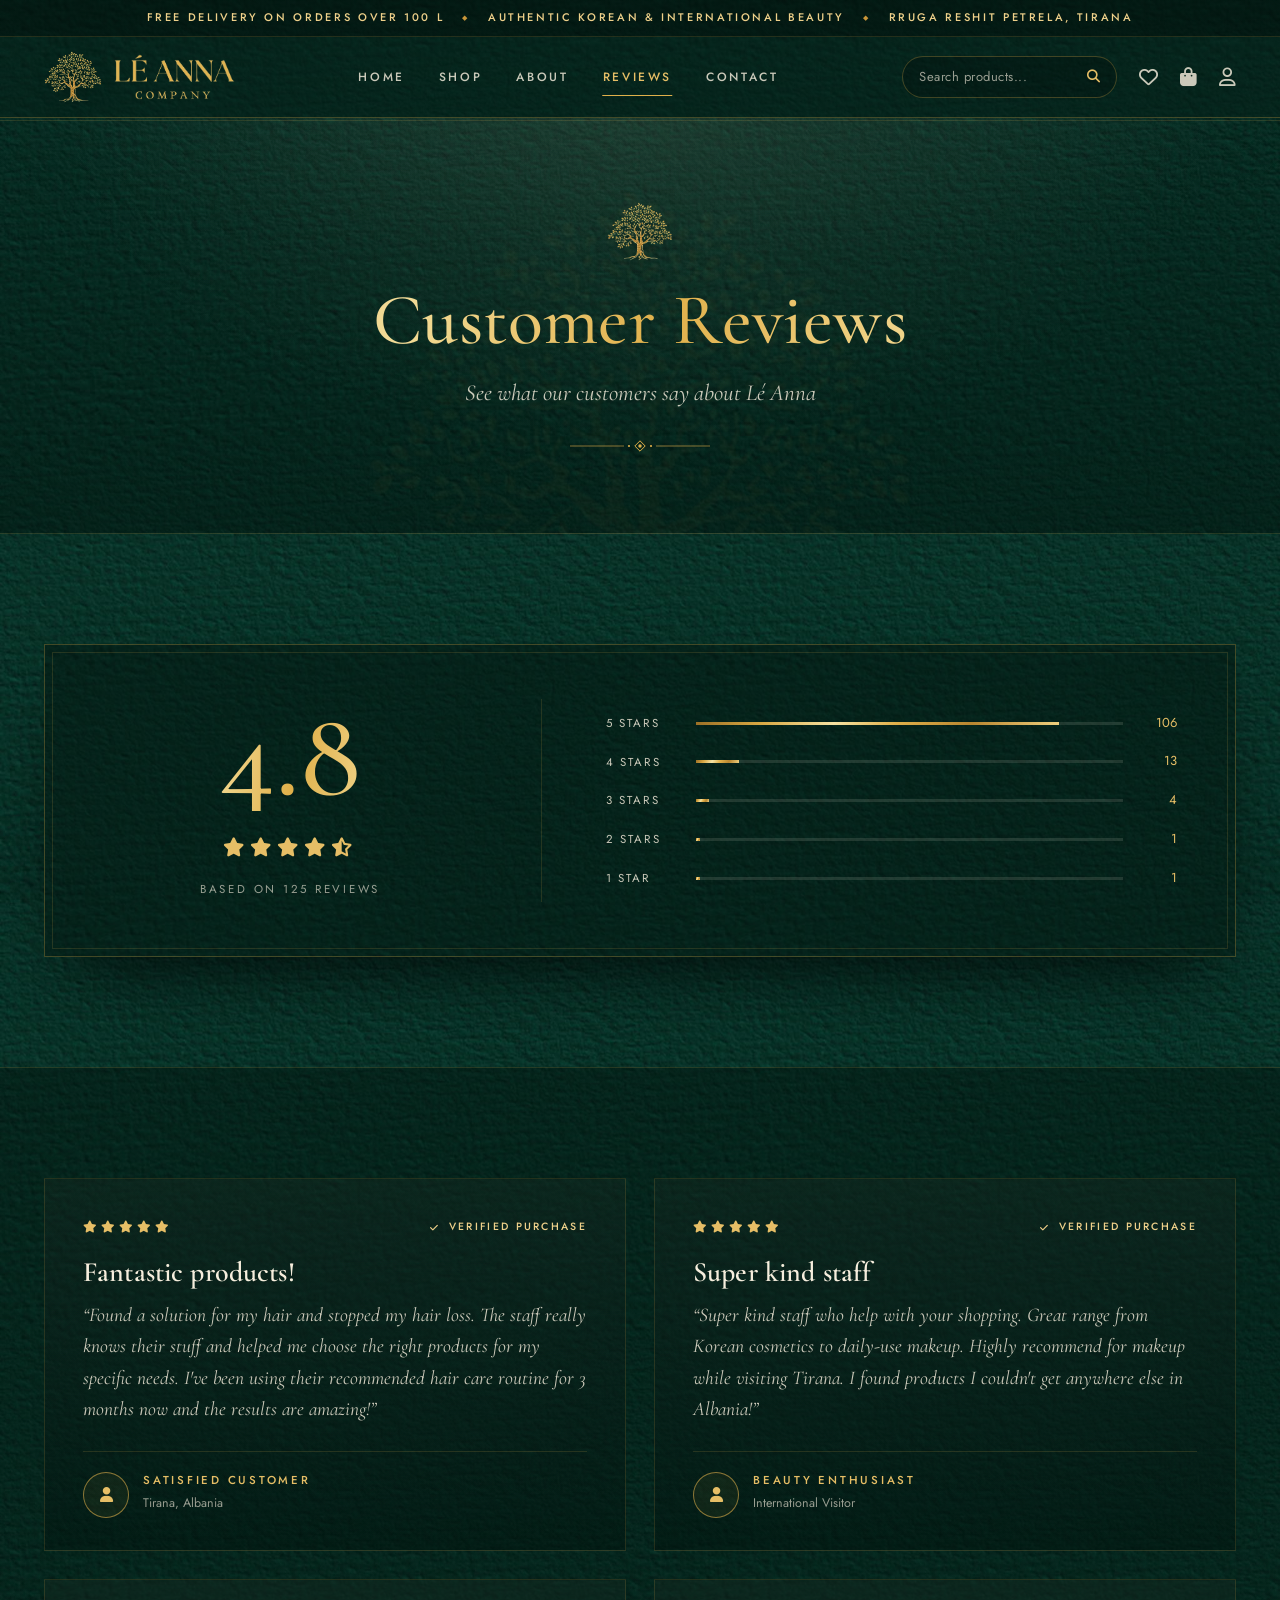
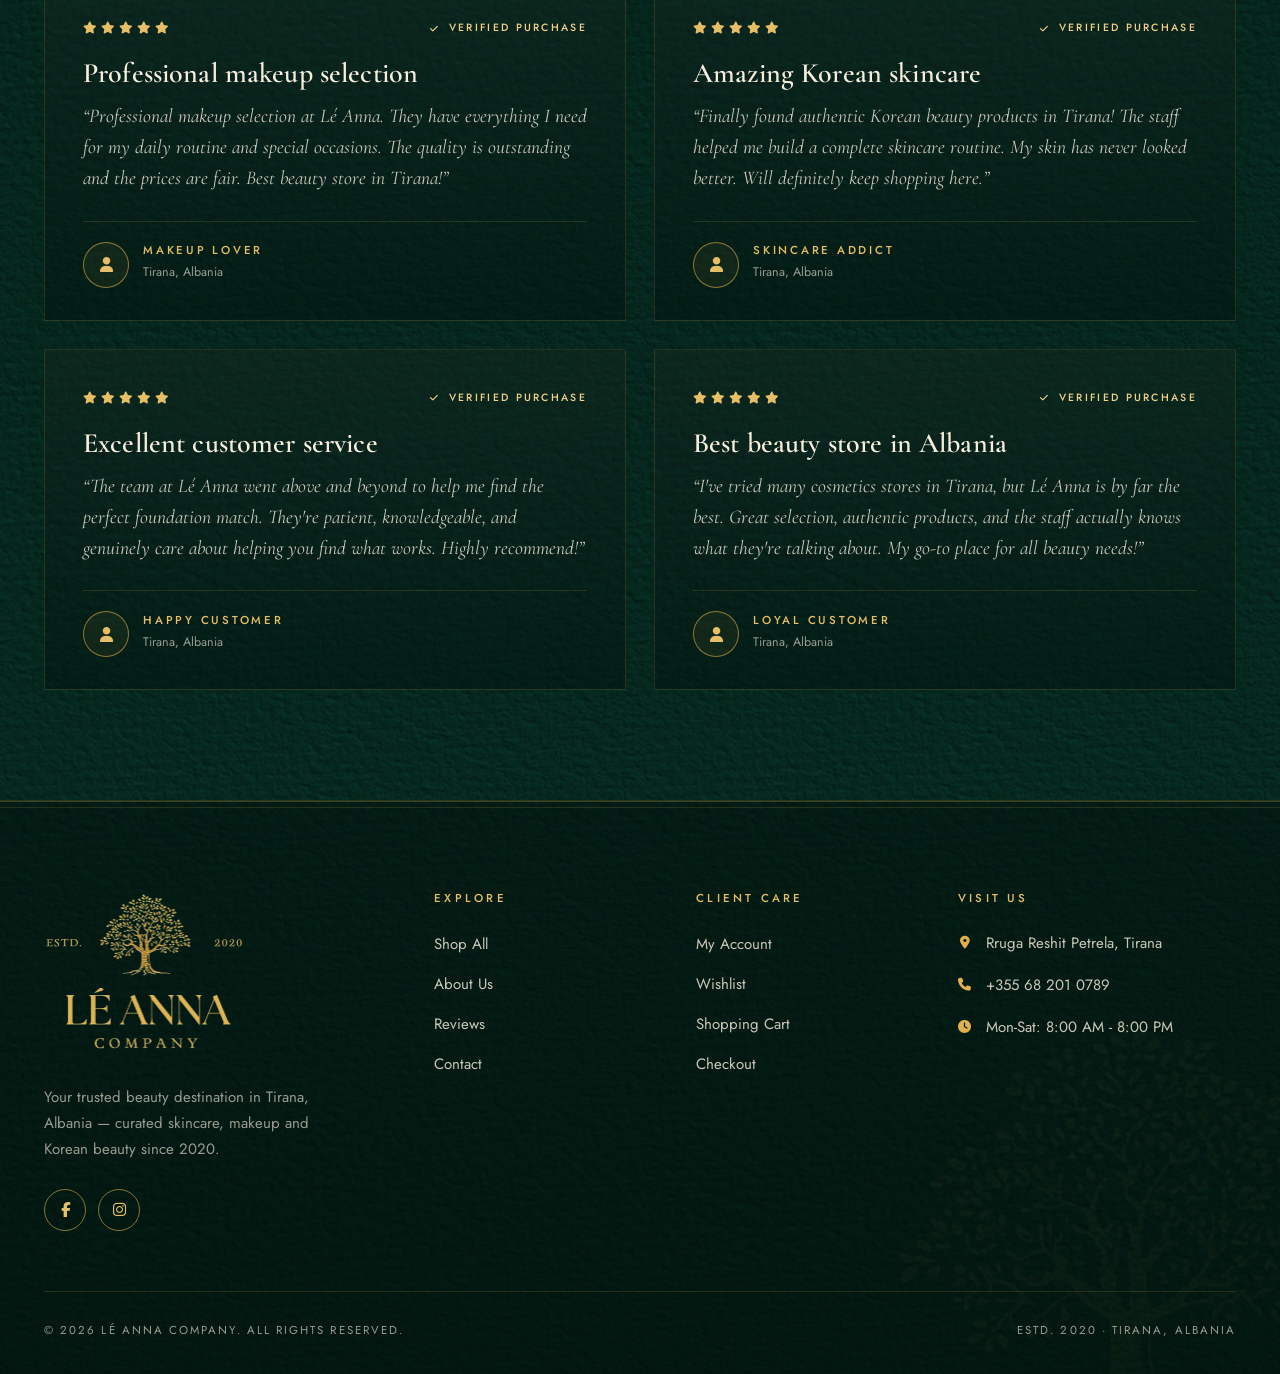
<file: reviews.html>
<!DOCTYPE html>
<html lang="en">
<head>
    <meta charset="UTF-8">
    <meta name="viewport" content="width=device-width, initial-scale=1.0">
    <meta name="description" content="Customer reviews for Lé Anna Company Tirana. Read what our customers say about our products and service. 4.8/5 rating from 125+ reviews.">
    <meta name="theme-color" content="#093227">
    <title>Customer Reviews | Lé Anna Company Tirana</title>
    <link rel="icon" type="image/png" href="images/brand/favicon.png">
    <link rel="apple-touch-icon" href="images/brand/apple-touch-icon.png">
    <link rel="preconnect" href="https://fonts.googleapis.com">
    <link rel="preconnect" href="https://fonts.gstatic.com" crossorigin>
    <link href="https://fonts.googleapis.com/css2?family=Cormorant+Garamond:ital,wght@0,400;0,500;0,600;0,700;1,400;1,500;1,600&family=Jost:wght@300;400;500;600&display=swap" rel="stylesheet">
    <link rel="stylesheet" href="https://cdnjs.cloudflare.com/ajax/libs/font-awesome/6.4.0/css/all.min.css">
    <link rel="stylesheet" href="styles.css">
    <script>document.documentElement.classList.add('js');</script>
</head>
<body>
    <div class="announcement-bar">
        <div class="container announcement-inner">
            <span>Free delivery on orders over 100 L</span>
            <span class="announcement-sep" aria-hidden="true">&#9670;</span>
            <span>Authentic Korean &amp; international beauty</span>
            <span class="announcement-sep" aria-hidden="true">&#9670;</span>
            <span>Rruga Reshit Petrela, Tirana</span>
        </div>
    </div>

    <header class="header" id="header">
        <div class="container header-container">
            <a href="index.html" class="logo" aria-label="Lé Anna Company home">
                <img src="images/brand/tree.png" alt="" class="logo-emblem" width="374" height="336">
                <img src="images/brand/wordmark.png" alt="Lé Anna Company" class="logo-wordmark" width="671" height="255">
            </a>
            <nav class="nav" id="nav" aria-label="Main">
                <ul class="nav-list">
                    <li><a href="index.html" class="nav-link">Home</a></li>
                    <li><a href="shop.html" class="nav-link">Shop</a></li>
                    <li><a href="about.html" class="nav-link">About</a></li>
                    <li><a href="reviews.html" class="nav-link active">Reviews</a></li>
                    <li><a href="contact.html" class="nav-link">Contact</a></li>
                </ul>
            </nav>
            <div class="header-actions">
                <div class="search-box">
                    <input type="text" placeholder="Search products..." id="searchInput" aria-label="Search products">
                    <button class="search-btn" aria-label="Search"><i class="fas fa-search"></i></button>
                </div>
                <a href="wishlist.html" class="header-action-btn wishlist-btn" title="Wishlist">
                    <i class="far fa-heart"></i>
                    <span class="wishlist-count" id="wishlistCount">0</span>
                </a>
                <a href="cart.html" class="cart-icon" title="Shopping Cart">
                    <i class="fas fa-shopping-bag"></i>
                    <span class="cart-count" id="cartCount">0</span>
                </a>
                <div class="account-wrapper">
                    <a href="account.html" class="header-action-btn account-btn" id="accountBtn" title="My Account">
                        <i class="far fa-user"></i>
                    </a>
                    <div class="account-dropdown">
                        <a href="account.html">Login</a>
                        <a href="account.html?action=register">Register</a>
                        <div class="divider"></div>
                        <a href="wishlist.html">Wishlist</a>
                    </div>
                </div>
                <button class="mobile-menu-btn" id="mobileMenuBtn" aria-label="Open menu" aria-expanded="false" aria-controls="nav">
                    <span></span><span></span><span></span>
                </button>
            </div>
        </div>
    </header>

    <main>
        <section class="page-header">
            <div class="container">
                <img src="images/brand/tree.png" alt="" class="page-emblem" aria-hidden="true">
                <h1>Customer Reviews</h1>
                <p>See what our customers say about Lé Anna</p>
            </div>
        </section>

        <section class="section">
            <div class="container">
                <div class="rating-overview reveal">
                    <div class="rating-big">
                        <span class="rating-number">4.8</span>
                        <div class="rating-stars-large"><i class="fas fa-star"></i><i class="fas fa-star"></i><i class="fas fa-star"></i><i class="fas fa-star"></i><i class="fas fa-star-half-alt"></i></div>
                        <span class="rating-total">Based on 125 reviews</span>
                    </div>

                    <div class="rating-breakdown">
                        <div class="rating-bar">
                            <span class="rating-bar-label">5 stars</span>
                            <div class="rating-bar-fill">
                                <div class="rating-bar-progress" style="width: 85%"></div>
                            </div>
                            <span class="rating-bar-count">106</span>
                        </div>
                        <div class="rating-bar">
                            <span class="rating-bar-label">4 stars</span>
                            <div class="rating-bar-fill">
                                <div class="rating-bar-progress" style="width: 10%"></div>
                            </div>
                            <span class="rating-bar-count">13</span>
                        </div>
                        <div class="rating-bar">
                            <span class="rating-bar-label">3 stars</span>
                            <div class="rating-bar-fill">
                                <div class="rating-bar-progress" style="width: 3%"></div>
                            </div>
                            <span class="rating-bar-count">4</span>
                        </div>
                        <div class="rating-bar">
                            <span class="rating-bar-label">2 stars</span>
                            <div class="rating-bar-fill">
                                <div class="rating-bar-progress" style="width: 1%"></div>
                            </div>
                            <span class="rating-bar-count">1</span>
                        </div>
                        <div class="rating-bar">
                            <span class="rating-bar-label">1 star</span>
                            <div class="rating-bar-fill">
                                <div class="rating-bar-progress" style="width: 1%"></div>
                            </div>
                            <span class="rating-bar-count">1</span>
                        </div>
                    </div>
                </div>
            </div>
        </section>

        <section class="section bg-light">
            <div class="container">
                <div class="reviews-grid" id="reviewsGrid">
                    <div class="review-card reveal">
                        <div class="review-header">
                            <div class="review-rating"><i class="fas fa-star"></i><i class="fas fa-star"></i><i class="fas fa-star"></i><i class="fas fa-star"></i><i class="fas fa-star"></i></div>
                            <span class="review-date">Verified Purchase</span>
                        </div>
                        <h3 class="review-title">Fantastic products!</h3>
                        <p class="review-text">&ldquo;Found a solution for my hair and stopped my hair loss. The staff really knows their stuff and helped me choose the right products for my specific needs. I've been using their recommended hair care routine for 3 months now and the results are amazing!&rdquo;</p>
                        <div class="review-author">
                            <div class="author-avatar">
                                <i class="fas fa-user"></i>
                            </div>
                            <div class="author-info">
                                <h4>Satisfied Customer</h4>
                                <span>Tirana, Albania</span>
                            </div>
                        </div>
                    </div>
                    <div class="review-card reveal" data-delay="1">
                        <div class="review-header">
                            <div class="review-rating"><i class="fas fa-star"></i><i class="fas fa-star"></i><i class="fas fa-star"></i><i class="fas fa-star"></i><i class="fas fa-star"></i></div>
                            <span class="review-date">Verified Purchase</span>
                        </div>
                        <h3 class="review-title">Super kind staff</h3>
                        <p class="review-text">&ldquo;Super kind staff who help with your shopping. Great range from Korean cosmetics to daily-use makeup. Highly recommend for makeup while visiting Tirana. I found products I couldn't get anywhere else in Albania!&rdquo;</p>
                        <div class="review-author">
                            <div class="author-avatar">
                                <i class="fas fa-user"></i>
                            </div>
                            <div class="author-info">
                                <h4>Beauty Enthusiast</h4>
                                <span>International Visitor</span>
                            </div>
                        </div>
                    </div>
                    <div class="review-card reveal">
                        <div class="review-header">
                            <div class="review-rating"><i class="fas fa-star"></i><i class="fas fa-star"></i><i class="fas fa-star"></i><i class="fas fa-star"></i><i class="fas fa-star"></i></div>
                            <span class="review-date">Verified Purchase</span>
                        </div>
                        <h3 class="review-title">Professional makeup selection</h3>
                        <p class="review-text">&ldquo;Professional makeup selection at Lé Anna. They have everything I need for my daily routine and special occasions. The quality is outstanding and the prices are fair. Best beauty store in Tirana!&rdquo;</p>
                        <div class="review-author">
                            <div class="author-avatar">
                                <i class="fas fa-user"></i>
                            </div>
                            <div class="author-info">
                                <h4>Makeup Lover</h4>
                                <span>Tirana, Albania</span>
                            </div>
                        </div>
                    </div>
                    <div class="review-card reveal" data-delay="1">
                        <div class="review-header">
                            <div class="review-rating"><i class="fas fa-star"></i><i class="fas fa-star"></i><i class="fas fa-star"></i><i class="fas fa-star"></i><i class="fas fa-star"></i></div>
                            <span class="review-date">Verified Purchase</span>
                        </div>
                        <h3 class="review-title">Amazing Korean skincare</h3>
                        <p class="review-text">&ldquo;Finally found authentic Korean beauty products in Tirana! The staff helped me build a complete skincare routine. My skin has never looked better. Will definitely keep shopping here.&rdquo;</p>
                        <div class="review-author">
                            <div class="author-avatar">
                                <i class="fas fa-user"></i>
                            </div>
                            <div class="author-info">
                                <h4>Skincare Addict</h4>
                                <span>Tirana, Albania</span>
                            </div>
                        </div>
                    </div>
                    <div class="review-card reveal">
                        <div class="review-header">
                            <div class="review-rating"><i class="fas fa-star"></i><i class="fas fa-star"></i><i class="fas fa-star"></i><i class="fas fa-star"></i><i class="fas fa-star"></i></div>
                            <span class="review-date">Verified Purchase</span>
                        </div>
                        <h3 class="review-title">Excellent customer service</h3>
                        <p class="review-text">&ldquo;The team at Lé Anna went above and beyond to help me find the perfect foundation match. They're patient, knowledgeable, and genuinely care about helping you find what works. Highly recommend!&rdquo;</p>
                        <div class="review-author">
                            <div class="author-avatar">
                                <i class="fas fa-user"></i>
                            </div>
                            <div class="author-info">
                                <h4>Happy Customer</h4>
                                <span>Tirana, Albania</span>
                            </div>
                        </div>
                    </div>
                    <div class="review-card reveal" data-delay="1">
                        <div class="review-header">
                            <div class="review-rating"><i class="fas fa-star"></i><i class="fas fa-star"></i><i class="fas fa-star"></i><i class="fas fa-star"></i><i class="fas fa-star"></i></div>
                            <span class="review-date">Verified Purchase</span>
                        </div>
                        <h3 class="review-title">Best beauty store in Albania</h3>
                        <p class="review-text">&ldquo;I've tried many cosmetics stores in Tirana, but Lé Anna is by far the best. Great selection, authentic products, and the staff actually knows what they're talking about. My go-to place for all beauty needs!&rdquo;</p>
                        <div class="review-author">
                            <div class="author-avatar">
                                <i class="fas fa-user"></i>
                            </div>
                            <div class="author-info">
                                <h4>Loyal Customer</h4>
                                <span>Tirana, Albania</span>
                            </div>
                        </div>
                    </div>
                </div>
            </div>
        </section>
    </main>

    <footer class="footer">
        <div class="container">
            <div class="footer-grid">
                <div class="footer-brand">
                    <a href="index.html" class="footer-logo" aria-label="Lé Anna Company home">
                        <img src="images/brand/logo-lockup.png" alt="Lé Anna Company, established 2020" width="803" height="636" loading="lazy">
                    </a>
                    <p>Your trusted beauty destination in Tirana, Albania &mdash; curated skincare, makeup and Korean beauty since 2020.</p>
                    <div class="social-links">
                        <a href="https://www.facebook.com/classcosmetic/" target="_blank" rel="noopener" class="social-link" aria-label="Facebook"><i class="fab fa-facebook-f"></i></a>
                        <a href="https://www.instagram.com/classcosmetic/" target="_blank" rel="noopener" class="social-link" aria-label="Instagram"><i class="fab fa-instagram"></i></a>
                    </div>
                </div>

                <div class="footer-links">
                    <h3>Explore</h3>
                    <ul>
                        <li><a href="shop.html">Shop All</a></li>
                        <li><a href="about.html">About Us</a></li>
                        <li><a href="reviews.html">Reviews</a></li>
                        <li><a href="contact.html">Contact</a></li>
                    </ul>
                </div>

                <div class="footer-links">
                    <h3>Client Care</h3>
                    <ul>
                        <li><a href="account.html">My Account</a></li>
                        <li><a href="wishlist.html">Wishlist</a></li>
                        <li><a href="cart.html">Shopping Cart</a></li>
                        <li><a href="checkout.html">Checkout</a></li>
                    </ul>
                </div>

                <div class="footer-contact">
                    <h3>Visit Us</h3>
                    <ul class="contact-list">
                        <li><i class="fas fa-map-marker-alt"></i> Rruga Reshit Petrela, Tirana</li>
                        <li><i class="fas fa-phone"></i> <a href="tel:+355682010789">+355 68 201 0789</a></li>
                        <li><i class="fas fa-clock"></i> Mon-Sat: 8:00 AM - 8:00 PM</li>
                    </ul>
                </div>
            </div>

            <div class="footer-bottom">
                <p>&copy; 2026 Lé Anna Company. All rights reserved.</p>
                <p>Estd. 2020 &middot; Tirana, Albania</p>
            </div>
        </div>
    </footer>

    <!-- Mobile Sticky Bottom Menu -->
    <nav class="mobile-bottom-nav" aria-label="Quick navigation">
        <div class="mobile-nav-container">
            <a href="index.html" class="mobile-nav-item">
                <i class="fas fa-home"></i>
                <span>Home</span>
            </a>
            <a href="shop.html" class="mobile-nav-item">
                <i class="fas fa-store"></i>
                <span>Shop</span>
            </a>
            <a href="wishlist.html" class="mobile-nav-item wishlist-btn">
                <i class="fas fa-heart"></i>
                <span>Wishlist</span>
            </a>
            <a href="cart.html" class="mobile-nav-item">
                <i class="fas fa-shopping-bag"></i>
                <span>Cart</span>
                <span class="cart-count">0</span>
            </a>
            <a href="account.html" class="mobile-nav-item account-btn">
                <i class="fas fa-user"></i>
                <span>Account</span>
            </a>
        </div>
    </nav>

    <script src="script.js"></script>

</body>
</html>
</file>
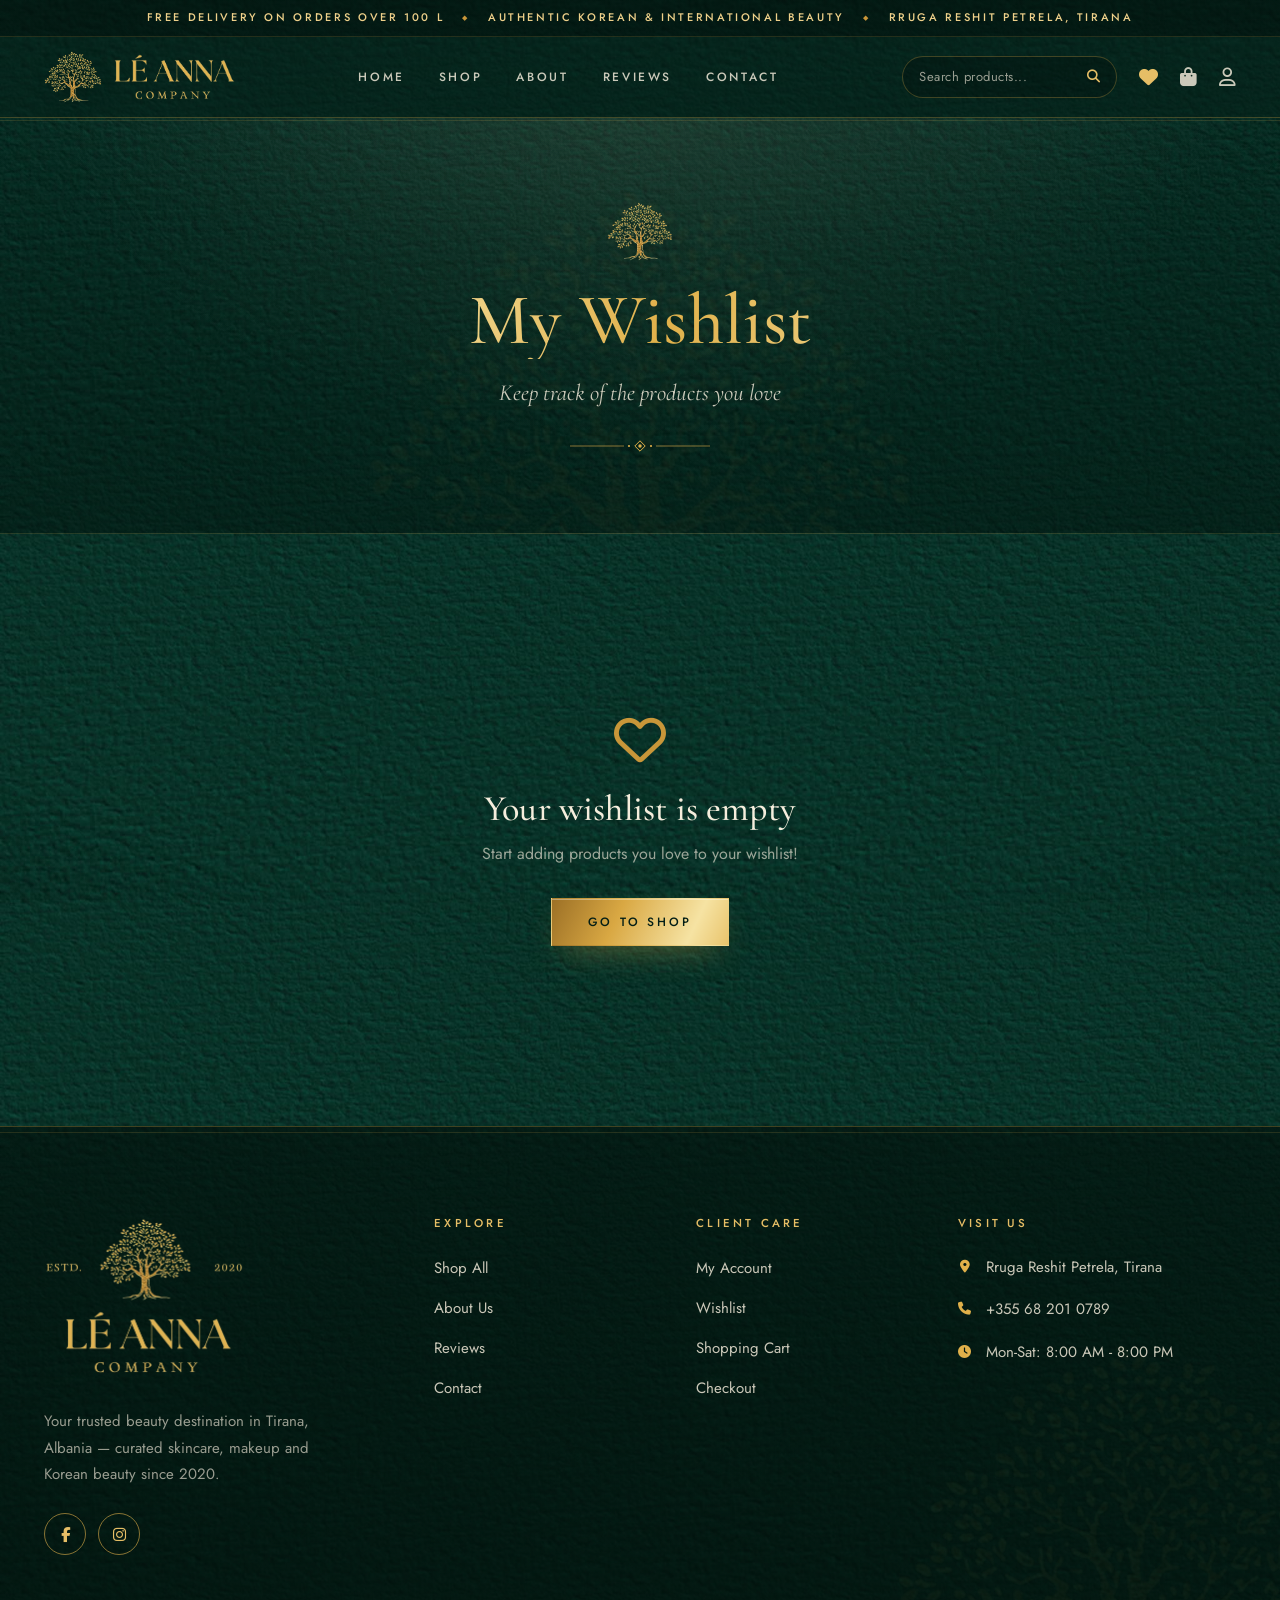
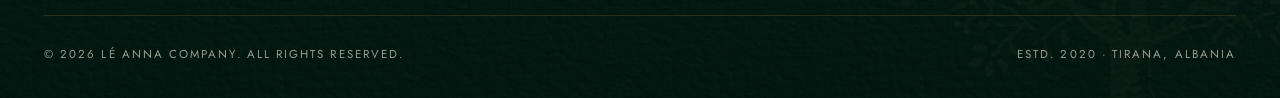
<file: wishlist.html>
<!DOCTYPE html>
<html lang="en">
<head>
    <meta charset="UTF-8">
    <meta name="viewport" content="width=device-width, initial-scale=1.0">
    <meta name="description" content="Your saved favourites at Lé Anna Company">
    <meta name="theme-color" content="#093227">
    <title>My Wishlist | Lé Anna Company</title>
    <link rel="icon" type="image/png" href="images/brand/favicon.png">
    <link rel="apple-touch-icon" href="images/brand/apple-touch-icon.png">
    <link rel="preconnect" href="https://fonts.googleapis.com">
    <link rel="preconnect" href="https://fonts.gstatic.com" crossorigin>
    <link href="https://fonts.googleapis.com/css2?family=Cormorant+Garamond:ital,wght@0,400;0,500;0,600;0,700;1,400;1,500;1,600&family=Jost:wght@300;400;500;600&display=swap" rel="stylesheet">
    <link rel="stylesheet" href="https://cdnjs.cloudflare.com/ajax/libs/font-awesome/6.4.0/css/all.min.css">
    <link rel="stylesheet" href="styles.css">
    <script>document.documentElement.classList.add('js');</script>
</head>
<body>
    <div class="announcement-bar">
        <div class="container announcement-inner">
            <span>Free delivery on orders over 100 L</span>
            <span class="announcement-sep" aria-hidden="true">&#9670;</span>
            <span>Authentic Korean &amp; international beauty</span>
            <span class="announcement-sep" aria-hidden="true">&#9670;</span>
            <span>Rruga Reshit Petrela, Tirana</span>
        </div>
    </div>

    <header class="header" id="header">
        <div class="container header-container">
            <a href="index.html" class="logo" aria-label="Lé Anna Company home">
                <img src="images/brand/tree.png" alt="" class="logo-emblem" width="374" height="336">
                <img src="images/brand/wordmark.png" alt="Lé Anna Company" class="logo-wordmark" width="671" height="255">
            </a>
            <nav class="nav" id="nav" aria-label="Main">
                <ul class="nav-list">
                    <li><a href="index.html" class="nav-link">Home</a></li>
                    <li><a href="shop.html" class="nav-link">Shop</a></li>
                    <li><a href="about.html" class="nav-link">About</a></li>
                    <li><a href="reviews.html" class="nav-link">Reviews</a></li>
                    <li><a href="contact.html" class="nav-link">Contact</a></li>
                </ul>
            </nav>
            <div class="header-actions">
                <div class="search-box">
                    <input type="text" placeholder="Search products..." id="searchInput" aria-label="Search products">
                    <button class="search-btn" aria-label="Search"><i class="fas fa-search"></i></button>
                </div>
                <a href="wishlist.html" class="header-action-btn wishlist-btn active" title="Wishlist">
                    <i class="fas fa-heart"></i>
                    <span class="wishlist-count" id="wishlistCount">0</span>
                </a>
                <a href="cart.html" class="cart-icon" title="Shopping Cart">
                    <i class="fas fa-shopping-bag"></i>
                    <span class="cart-count" id="cartCount">0</span>
                </a>
                <div class="account-wrapper">
                    <a href="account.html" class="header-action-btn account-btn" id="accountBtn" title="My Account">
                        <i class="far fa-user"></i>
                    </a>
                    <div class="account-dropdown">
                        <a href="account.html">Login</a>
                        <a href="account.html?action=register">Register</a>
                        <div class="divider"></div>
                        <a href="wishlist.html">Wishlist</a>
                    </div>
                </div>
                <button class="mobile-menu-btn" id="mobileMenuBtn" aria-label="Open menu" aria-expanded="false" aria-controls="nav">
                    <span></span><span></span><span></span>
                </button>
            </div>
        </div>
    </header>

    <main>
        <section class="page-header">
            <div class="container">
                <img src="images/brand/tree.png" alt="" class="page-emblem" aria-hidden="true">
                <h1>My Wishlist</h1>
                <p>Keep track of the products you love</p>
            </div>
        </section>

        <section class="wishlist-section section">
            <div class="container">
                <div id="wishlistItems" class="products-grid">
                    <!-- Wishlist items loaded dynamically -->
                </div>
                <div id="emptyWishlist" class="empty-state" style="display: none;">
                    <i class="far fa-heart"></i>
                    <h2>Your wishlist is empty</h2>
                    <p>Start adding products you love to your wishlist!</p>
                    <a href="shop.html" class="btn btn-primary">Go to Shop</a>
                </div>
            </div>
        </section>
    </main>

    <footer class="footer">
        <div class="container">
            <div class="footer-grid">
                <div class="footer-brand">
                    <a href="index.html" class="footer-logo" aria-label="Lé Anna Company home">
                        <img src="images/brand/logo-lockup.png" alt="Lé Anna Company, established 2020" width="803" height="636" loading="lazy">
                    </a>
                    <p>Your trusted beauty destination in Tirana, Albania &mdash; curated skincare, makeup and Korean beauty since 2020.</p>
                    <div class="social-links">
                        <a href="https://www.facebook.com/classcosmetic/" target="_blank" rel="noopener" class="social-link" aria-label="Facebook"><i class="fab fa-facebook-f"></i></a>
                        <a href="https://www.instagram.com/classcosmetic/" target="_blank" rel="noopener" class="social-link" aria-label="Instagram"><i class="fab fa-instagram"></i></a>
                    </div>
                </div>

                <div class="footer-links">
                    <h3>Explore</h3>
                    <ul>
                        <li><a href="shop.html">Shop All</a></li>
                        <li><a href="about.html">About Us</a></li>
                        <li><a href="reviews.html">Reviews</a></li>
                        <li><a href="contact.html">Contact</a></li>
                    </ul>
                </div>

                <div class="footer-links">
                    <h3>Client Care</h3>
                    <ul>
                        <li><a href="account.html">My Account</a></li>
                        <li><a href="wishlist.html">Wishlist</a></li>
                        <li><a href="cart.html">Shopping Cart</a></li>
                        <li><a href="checkout.html">Checkout</a></li>
                    </ul>
                </div>

                <div class="footer-contact">
                    <h3>Visit Us</h3>
                    <ul class="contact-list">
                        <li><i class="fas fa-map-marker-alt"></i> Rruga Reshit Petrela, Tirana</li>
                        <li><i class="fas fa-phone"></i> <a href="tel:+355682010789">+355 68 201 0789</a></li>
                        <li><i class="fas fa-clock"></i> Mon-Sat: 8:00 AM - 8:00 PM</li>
                    </ul>
                </div>
            </div>

            <div class="footer-bottom">
                <p>&copy; 2026 Lé Anna Company. All rights reserved.</p>
                <p>Estd. 2020 &middot; Tirana, Albania</p>
            </div>
        </div>
    </footer>

    <!-- Mobile Sticky Bottom Menu -->
    <nav class="mobile-bottom-nav" aria-label="Quick navigation">
        <div class="mobile-nav-container">
            <a href="index.html" class="mobile-nav-item">
                <i class="fas fa-home"></i>
                <span>Home</span>
            </a>
            <a href="shop.html" class="mobile-nav-item">
                <i class="fas fa-store"></i>
                <span>Shop</span>
            </a>
            <a href="wishlist.html" class="mobile-nav-item wishlist-btn active">
                <i class="fas fa-heart"></i>
                <span>Wishlist</span>
            </a>
            <a href="cart.html" class="mobile-nav-item">
                <i class="fas fa-shopping-bag"></i>
                <span>Cart</span>
                <span class="cart-count">0</span>
            </a>
            <a href="account.html" class="mobile-nav-item account-btn">
                <i class="fas fa-user"></i>
                <span>Account</span>
            </a>
        </div>
    </nav>

    <script src="script.js"></script>
    <script>
        document.addEventListener('DOMContentLoaded', () => {
            loadWishlistItems();
        });

        function loadWishlistItems() {
            const container = document.getElementById('wishlistItems');
            const emptyState = document.getElementById('emptyWishlist');

            if (!container) return;

            if (wishlist.length === 0) {
                container.style.display = 'none';
                emptyState.style.display = 'block';
                return;
            }

            const wishlistProducts = products.filter(p => wishlist.includes(p.id));
            container.innerHTML = wishlistProducts.map(product => createProductCard(product)).join('');
            container.style.display = 'grid';
            emptyState.style.display = 'none';
        }

        // Override toggleWishlist to refresh this page
        const wishlistPageToggle = toggleWishlist;
        toggleWishlist = function(id) {
            wishlistPageToggle(id);
            loadWishlistItems();
        }
    </script>
</body>
</html>
</file>
<file: styles.css>
/* styles.css - Lé Anna Company
   Deep bottle-green leather, gold foil and fine serif type, taken from the Lé Anna logo. */

/* CSS Variables */
:root {
    /* Greens sampled from the logo's leather card */
    --green-950: #01140d;
    --green-900: #031e16;
    --green-850: #05271d;
    --green-800: #093227;
    --green-700: #0d3c2f;
    --green-600: #134a3b;

    /* Gold foil — #e0b04a is the wordmark gold */
    --gold-100: #fbf1d3;
    --gold-200: #f5e2a8;
    --gold-300: #eed08a;
    --gold-400: #e6be66;
    --gold-500: #e0b04a;
    --gold-600: #c89639;
    --gold-700: #a2762a;
    --gold-800: #7a571b;

    --ivory: #f6eedd;
    --ivory-soft: rgba(246, 238, 221, 0.82);
    --ivory-mute: rgba(246, 238, 221, 0.62);

    --line: rgba(224, 176, 74, 0.28);
    --line-soft: rgba(224, 176, 74, 0.15);
    --line-strong: rgba(224, 176, 74, 0.6);

    --panel: linear-gradient(180deg, rgba(255, 248, 230, 0.035), rgba(0, 0, 0, 0.06)), rgba(2, 22, 16, 0.42);
    --veil: rgba(2, 20, 14, 0.55);

    --foil: linear-gradient(115deg, #9c7026 0%, #d9a843 18%, #f6e3a3 38%, #e0b04a 55%, #b88630 76%, #efd07e 100%);
    --foil-text: linear-gradient(100deg, #c99637 0%, #f3dc98 30%, #e0b04a 52%, #f0d48a 72%, #b8862f 100%);

    --leather: url("images/brand/leather.jpg");
    --leather-size: 640px auto;

    --ornament: url("data:image/svg+xml,%3Csvg xmlns='http://www.w3.org/2000/svg' width='140' height='14' viewBox='0 0 140 14'%3E%3Cpath d='M0 7h54M86 7h54' stroke='%23E0B04A' stroke-opacity='.6'/%3E%3Cpath d='M70 1.8 75.2 7 70 12.2 64.8 7z' fill='none' stroke='%23E0B04A'/%3E%3Ccircle cx='70' cy='7' r='1.7' fill='%23E0B04A'/%3E%3Ccircle cx='59' cy='7' r='1.1' fill='%23E0B04A'/%3E%3Ccircle cx='81' cy='7' r='1.1' fill='%23E0B04A'/%3E%3C/svg%3E");
    --chevron: url("data:image/svg+xml,%3Csvg xmlns='http://www.w3.org/2000/svg' width='12' height='8' viewBox='0 0 12 8'%3E%3Cpath d='M1 1.5 6 6.5 11 1.5' fill='none' stroke='%23E0B04A' stroke-width='1.2'/%3E%3C/svg%3E");

    --shadow-sm: 0 6px 18px -10px rgba(0, 0, 0, 0.6);
    --shadow-md: 0 18px 40px -20px rgba(0, 0, 0, 0.75);
    --shadow-lg: 0 34px 70px -30px rgba(0, 0, 0, 0.85);
    --glow: 0 12px 34px -14px rgba(224, 176, 74, 0.55);

    --ease: cubic-bezier(0.22, 0.61, 0.36, 1);
    --transition: all 0.45s var(--ease);

    --font-display: 'Cormorant Garamond', 'Cormorant', Georgia, 'Times New Roman', serif;
    --font-body: 'Jost', 'Helvetica Neue', Arial, sans-serif;
    --font-heading: var(--font-display);

    /* Older names still referenced by inline styles and script.js */
    --primary-color: var(--gold-500);
    --primary-dark: var(--gold-600);
    --secondary-color: var(--green-700);
    --accent-color: var(--gold-300);
    --text-dark: var(--ivory);
    --text-light: var(--ivory-soft);
    --text-muted: var(--ivory-mute);
    --bg-light: rgba(2, 22, 16, 0.42);
    --bg-white: var(--green-800);
    --border-color: var(--line);
    --success-color: var(--gold-400);
    --error-color: #e0907f;
}

/* Reset & Base Styles */
*,
*::before,
*::after {
    margin: 0;
    padding: 0;
    box-sizing: border-box;
}

html {
    scroll-behavior: smooth;
    -webkit-text-size-adjust: 100%;
    scrollbar-color: var(--gold-700) var(--green-950);
}

body {
    font-family: var(--font-body);
    font-size: 16px;
    font-weight: 400;
    line-height: 1.75;
    color: var(--ivory-soft);
    background-color: var(--green-800);
    background-image: var(--leather);
    background-size: var(--leather-size);
    -webkit-font-smoothing: antialiased;
    -moz-osx-font-smoothing: grayscale;
}

/* Studio light over the leather, like the logo card: bright crown, deep edges */
body::before {
    content: "";
    position: fixed;
    inset: 0;
    z-index: -1;
    pointer-events: none;
    background:
        radial-gradient(120% 70% at 50% -10%, rgba(255, 240, 205, 0.07), transparent 60%),
        radial-gradient(140% 110% at 50% 45%, transparent 52%, rgba(0, 8, 5, 0.55) 100%);
}

h1, h2, h3, h4, h5, h6 {
    font-family: var(--font-display);
    font-weight: 500;
    line-height: 1.15;
    color: var(--ivory);
    letter-spacing: 0.005em;
}

h3, h4 {
    font-weight: 600;
}

h1 em,
h2 em,
h3 em {
    font-style: italic;
    font-weight: 500;
    color: var(--gold-400);
}

a {
    text-decoration: none;
    color: inherit;
    transition: color 0.3s var(--ease);
}

img {
    max-width: 100%;
    height: auto;
    display: block;
}

button,
input,
select,
textarea {
    font: inherit;
}

::selection {
    background: var(--gold-500);
    color: var(--green-900);
}

:focus-visible {
    outline: 1px solid var(--gold-400);
    outline-offset: 3px;
}

::-webkit-scrollbar {
    width: 10px;
    height: 10px;
}

::-webkit-scrollbar-track {
    background: var(--green-950);
}

::-webkit-scrollbar-thumb {
    background: linear-gradient(var(--gold-600), var(--gold-800));
    border: 2px solid var(--green-950);
    border-radius: 10px;
}

.container {
    width: 100%;
    max-width: 1240px;
    margin: 0 auto;
    padding: 0 24px;
}

.foil-text {
    background: var(--foil-text);
    -webkit-background-clip: text;
    background-clip: text;
    color: transparent;
}

/* Announcement Bar */
.announcement-bar {
    background: linear-gradient(rgba(1, 16, 11, 0.72), rgba(1, 16, 11, 0.72)), var(--leather);
    background-size: auto, var(--leather-size);
    border-bottom: 1px solid var(--line-soft);
    color: var(--gold-300);
    font-size: 11px;
    font-weight: 500;
    letter-spacing: 0.24em;
    text-transform: uppercase;
}

.announcement-inner {
    display: flex;
    align-items: center;
    justify-content: center;
    gap: 18px;
    min-height: 36px;
    text-align: center;
}

.announcement-sep {
    font-size: 7px;
    color: var(--gold-600);
}

/* Header Styles */
.header {
    position: sticky;
    top: 0;
    z-index: 1000;
    background: linear-gradient(rgba(3, 27, 20, 0.6), rgba(3, 27, 20, 0.6)), var(--leather);
    background-size: auto, var(--leather-size);
    border-bottom: 1px solid var(--line);
    transition: box-shadow 0.4s var(--ease);
}

.header::after {
    content: "";
    position: absolute;
    left: 0;
    right: 0;
    bottom: -4px;
    height: 1px;
    background: var(--line-soft);
    pointer-events: none;
}

.header.scrolled {
    box-shadow: 0 16px 34px -18px rgba(0, 0, 0, 0.85);
}

.header-container {
    display: flex;
    align-items: center;
    justify-content: space-between;
    gap: 28px;
    padding-top: 14px;
    padding-bottom: 14px;
}

.logo {
    display: flex;
    align-items: center;
    gap: 12px;
    flex-shrink: 0;
}

.logo-emblem {
    height: 52px;
    width: auto;
    filter: drop-shadow(0 3px 8px rgba(0, 0, 0, 0.35));
    transition: transform 0.7s var(--ease);
}

.logo:hover .logo-emblem {
    transform: rotate(-3deg) scale(1.05);
}

.logo-wordmark {
    height: 46px;
    width: auto;
}

.nav-list {
    display: flex;
    list-style: none;
    gap: 34px;
}

.nav-link {
    position: relative;
    display: inline-block;
    padding: 6px 0;
    font-size: 12px;
    font-weight: 500;
    letter-spacing: 0.22em;
    text-transform: uppercase;
    color: var(--ivory-soft);
}

.nav-link::after {
    content: "";
    position: absolute;
    left: 50%;
    bottom: -2px;
    width: 0;
    height: 1px;
    background: var(--gold-500);
    transform: translateX(-50%);
    transition: width 0.45s var(--ease);
}

.nav-link:hover,
.nav-link.active {
    color: var(--gold-400);
}

.nav-link:hover::after,
.nav-link.active::after {
    width: 100%;
}

.header-actions {
    display: flex;
    align-items: center;
    gap: 22px;
}

.search-box {
    position: relative;
    display: flex;
    align-items: center;
    gap: 8px;
    padding: 9px 16px;
    border: 1px solid var(--line);
    border-radius: 999px;
    background: rgba(0, 0, 0, 0.2);
    transition: border-color 0.3s, background-color 0.3s;
}

.search-box:focus-within {
    border-color: var(--line-strong);
    background: rgba(0, 0, 0, 0.3);
}

.search-box input {
    width: 160px;
    border: none;
    background: none;
    outline: none;
    color: var(--ivory);
    font-size: 13px;
    letter-spacing: 0.04em;
}

.search-box input::placeholder {
    color: var(--ivory-mute);
}

.search-btn {
    background: none;
    border: none;
    cursor: pointer;
    color: var(--gold-400);
    font-size: 13px;
}

.header-action-btn,
.cart-icon {
    position: relative;
    display: flex;
    align-items: center;
    justify-content: center;
    font-size: 19px;
    color: var(--ivory-soft);
    transition: color 0.3s, transform 0.3s var(--ease);
}

.header-action-btn:hover,
.cart-icon:hover,
.header-action-btn.active {
    color: var(--gold-400);
}

.header-action-btn:hover,
.cart-icon:hover {
    transform: translateY(-1px);
}

.cart-count,
.wishlist-count {
    position: absolute;
    top: -8px;
    right: -11px;
    min-width: 18px;
    height: 18px;
    padding: 0 5px;
    border-radius: 999px;
    background: var(--foil);
    color: var(--green-900);
    font-family: var(--font-body);
    font-size: 10px;
    font-weight: 600;
    line-height: 1;
    letter-spacing: 0;
    display: flex;
    align-items: center;
    justify-content: center;
    box-shadow: 0 2px 8px rgba(0, 0, 0, 0.45);
    transition: transform 0.35s var(--ease), opacity 0.35s;
}

.cart-count.is-zero,
.wishlist-count.is-zero {
    opacity: 0;
    transform: scale(0.4);
}

.mobile-menu-btn {
    display: none;
    flex-direction: column;
    gap: 6px;
    width: 30px;
    padding: 6px 2px;
    background: none;
    border: none;
    cursor: pointer;
}

.mobile-menu-btn span {
    display: block;
    width: 100%;
    height: 1px;
    background: var(--gold-400);
    transition: transform 0.4s var(--ease), opacity 0.3s;
}

.mobile-menu-btn.active span:nth-child(1) {
    transform: translateY(7px) rotate(45deg);
}

.mobile-menu-btn.active span:nth-child(2) {
    opacity: 0;
}

.mobile-menu-btn.active span:nth-child(3) {
    transform: translateY(-7px) rotate(-45deg);
}

/* Account Dropdown Styles */
.account-wrapper {
    position: relative;
}

.account-dropdown {
    position: absolute;
    top: calc(100% + 18px);
    right: -14px;
    width: 200px;
    padding: 10px 0;
    background: linear-gradient(rgba(3, 25, 18, 0.86), rgba(3, 25, 18, 0.86)), var(--leather);
    background-size: auto, var(--leather-size);
    border: 1px solid var(--line);
    box-shadow: var(--shadow-lg);
    opacity: 0;
    visibility: hidden;
    transform: translateY(8px);
    transition: all 0.35s var(--ease);
    z-index: 1001;
}

.account-dropdown::before {
    content: "";
    position: absolute;
    top: -20px;
    left: 0;
    right: 0;
    height: 20px;
}

.account-wrapper:hover .account-dropdown,
.account-wrapper:focus-within .account-dropdown {
    opacity: 1;
    visibility: visible;
    transform: translateY(0);
}

.account-dropdown a {
    display: block;
    padding: 10px 22px;
    font-size: 12px;
    letter-spacing: 0.16em;
    text-transform: uppercase;
    color: var(--ivory-soft);
    transition: color 0.3s, padding-left 0.35s var(--ease), background-color 0.3s;
}

.account-dropdown a:hover {
    color: var(--gold-400);
    background: rgba(224, 176, 74, 0.06);
    padding-left: 26px;
}

.account-dropdown .divider {
    height: 1px;
    margin: 6px 22px;
    background: var(--line-soft);
}

/* Buttons */
.btn {
    position: relative;
    overflow: hidden;
    isolation: isolate;
    display: inline-flex;
    align-items: center;
    justify-content: center;
    gap: 10px;
    padding: 16px 36px;
    font-family: var(--font-body);
    font-size: 12px;
    font-weight: 500;
    line-height: 1.2;
    letter-spacing: 0.24em;
    text-transform: uppercase;
    border: 1px solid transparent;
    border-radius: 0;
    cursor: pointer;
    transition: transform 0.45s var(--ease), box-shadow 0.45s var(--ease), background-position 0.9s var(--ease), background-color 0.35s, border-color 0.35s, color 0.35s;
}

.btn-primary {
    background: var(--foil);
    background-size: 220% 100%;
    background-position: 0% 0;
    color: var(--green-900);
    box-shadow: var(--glow), inset 0 1px 0 rgba(255, 255, 255, 0.35);
}

.btn-primary::after {
    content: "";
    position: absolute;
    top: 0;
    bottom: 0;
    left: -60%;
    width: 40%;
    z-index: -1;
    background: linear-gradient(100deg, transparent, rgba(255, 255, 255, 0.55), transparent);
    transform: skewX(-20deg);
    transition: left 0.9s var(--ease);
}

.btn-primary:hover {
    background-position: 100% 0;
    transform: translateY(-2px);
    box-shadow: 0 18px 40px -16px rgba(224, 176, 74, 0.7), inset 0 1px 0 rgba(255, 255, 255, 0.4);
}

.btn-primary:hover::after {
    left: 130%;
}

.btn-secondary {
    background: transparent;
    color: var(--gold-400);
    border-color: var(--line-strong);
}

.btn-secondary:hover {
    background: rgba(224, 176, 74, 0.1);
    border-color: var(--gold-400);
    color: var(--gold-300);
    transform: translateY(-2px);
}

.btn-outline {
    background: transparent;
    color: var(--ivory);
    border-color: rgba(246, 238, 221, 0.5);
}

.btn-outline:hover {
    background: var(--ivory);
    border-color: var(--ivory);
    color: var(--green-900);
}

.btn:active {
    transform: translateY(0);
}

.btn-sm {
    padding: 11px 22px;
    font-size: 11px;
}

.btn-lg {
    padding: 18px 44px;
}

.btn-full {
    width: 100%;
    justify-content: center;
}

/* Sections */
.section {
    position: relative;
    padding: 110px 0;
}

.bg-light {
    background: linear-gradient(180deg, rgba(1, 18, 12, 0.42), rgba(1, 18, 12, 0.3));
    border-top: 1px solid var(--line-soft);
    border-bottom: 1px solid var(--line-soft);
}

.section-header {
    text-align: center;
    margin-bottom: 64px;
}

.section-subtitle {
    display: inline-flex;
    align-items: center;
    gap: 14px;
    margin-bottom: 18px;
    color: var(--gold-400);
    font-size: 11.5px;
    font-weight: 500;
    letter-spacing: 0.34em;
    text-transform: uppercase;
}

.section-subtitle::before,
.section-subtitle::after {
    content: "";
    width: 34px;
    height: 1px;
    background: currentColor;
    opacity: 0.55;
}

.section-title {
    font-size: clamp(34px, 4.2vw, 52px);
    font-weight: 500;
    margin-bottom: 18px;
}

.section-header .section-title::after {
    content: "";
    display: block;
    width: 140px;
    height: 14px;
    margin: 24px auto 0;
    background: var(--ornament) center / contain no-repeat;
}

.section-description {
    max-width: 620px;
    margin: 0 auto;
    color: var(--ivory-mute);
}

/* Hero Slider Styles */
.hero-slider {
    position: relative;
    overflow: hidden;
    border-bottom: 1px solid var(--line-soft);
    background: radial-gradient(60% 80% at 76% 48%, rgba(224, 176, 74, 0.09), transparent 60%);
}

.hero-watermark {
    position: absolute;
    left: -7%;
    top: 50%;
    width: min(760px, 62vw);
    transform: translateY(-50%);
    opacity: 0.05;
    pointer-events: none;
}

.slider-container {
    display: grid;
}

.slide {
    grid-area: 1 / 1;
    display: grid;
    grid-template-columns: minmax(0, 1.05fr) minmax(0, 1fr);
    align-items: center;
    gap: 56px;
    width: 100%;
    max-width: 1240px;
    min-height: clamp(600px, calc(100vh - 118px), 820px);
    margin: 0 auto;
    padding: 64px 24px 118px;
    opacity: 0;
    visibility: hidden;
    transition: opacity 1s var(--ease), visibility 0s linear 1s;
}

.slide.active {
    z-index: 1;
    opacity: 1;
    visibility: visible;
    transition: opacity 1s var(--ease), visibility 0s;
}

.slide-content {
    position: relative;
    z-index: 2;
    max-width: 540px;
}

.slide-content > * {
    opacity: 0;
    transform: translateY(22px);
    transition: opacity 0.9s var(--ease), transform 0.9s var(--ease);
}

.slide.active .slide-content > * {
    opacity: 1;
    transform: none;
}

.slide.active .slide-content > :nth-child(2) { transition-delay: 0.12s; }
.slide.active .slide-content > :nth-child(3) { transition-delay: 0.24s; }
.slide.active .slide-content > :nth-child(4) { transition-delay: 0.36s; }

.hero-badge {
    display: inline-flex;
    align-items: center;
    gap: 14px;
    margin-bottom: 26px;
    font-size: 11.5px;
    font-weight: 500;
    letter-spacing: 0.34em;
    text-transform: uppercase;
    color: var(--gold-400);
}

.hero-badge::before {
    content: "";
    width: 44px;
    height: 1px;
    background: var(--gold-500);
}

.hero-title {
    font-size: clamp(46px, 6.4vw, 92px);
    font-weight: 500;
    line-height: 0.98;
    letter-spacing: 0.01em;
    text-transform: uppercase;
    margin-bottom: 28px;
}

.hero-title em {
    display: inline-block;
    padding-right: 0.08em;
    font-style: italic;
    font-weight: 500;
    letter-spacing: 0;
    text-transform: none;
    background: var(--foil-text);
    -webkit-background-clip: text;
    background-clip: text;
    color: transparent;
}

.hero-subtitle {
    max-width: 440px;
    margin-bottom: 40px;
    font-size: 17px;
    font-weight: 300;
    line-height: 1.85;
    color: var(--ivory-soft);
}

.hero-buttons {
    display: flex;
    flex-wrap: wrap;
    gap: 16px;
}

/* The arch: photo cut like a boutique window, with a foil hairline around it */
.slide-image {
    position: relative;
    justify-self: center;
    width: min(100%, 460px);
    aspect-ratio: 4 / 5;
    border-radius: 999px 999px 0 0;
    overflow: hidden;
    outline: 1px solid var(--line-strong);
    outline-offset: 14px;
    box-shadow: var(--shadow-lg);
    background: var(--green-900);
}

.slide-image::before {
    content: "";
    position: absolute;
    inset: 0;
    z-index: 1;
    background: linear-gradient(to top, rgba(3, 27, 20, 0.5), transparent 42%);
    pointer-events: none;
}

.slide-image::after {
    content: "";
    position: absolute;
    inset: 10px;
    z-index: 2;
    border: 1px solid rgba(246, 238, 221, 0.35);
    border-radius: 999px 999px 0 0;
    pointer-events: none;
}

.slide-image img {
    width: 100%;
    height: 100%;
    object-fit: cover;
    transform: scale(1.08);
    transition: transform 7s var(--ease);
}

.slide.active .slide-image img {
    transform: scale(1);
}

.slider-controls {
    position: absolute;
    right: max(24px, calc((100% - 1240px) / 2 + 24px));
    bottom: 40px;
    z-index: 5;
    display: flex;
    gap: 12px;
}

.slider-controls button {
    width: 50px;
    height: 50px;
    border-radius: 50%;
    border: 1px solid var(--line-strong);
    background: rgba(2, 20, 14, 0.5);
    color: var(--gold-400);
    font-size: 13px;
    cursor: pointer;
    transition: var(--transition);
}

.slider-controls button:hover {
    background: var(--gold-500);
    border-color: var(--gold-500);
    color: var(--green-900);
}

.slider-dots {
    position: absolute;
    left: max(24px, calc((100% - 1240px) / 2 + 24px));
    bottom: 53px;
    z-index: 5;
    display: flex;
    gap: 8px;
}

.dot {
    position: relative;
    width: 34px;
    height: 24px;
    cursor: pointer;
    transition: width 0.5s var(--ease);
}

.dot::before {
    content: "";
    position: absolute;
    left: 0;
    right: 0;
    top: 50%;
    height: 1px;
    background: rgba(246, 238, 221, 0.35);
    transition: background-color 0.5s, height 0.5s;
}

.dot.active {
    width: 64px;
}

.dot.active::before {
    height: 2px;
    margin-top: -0.5px;
    background: var(--gold-400);
}

/* Brand Promise Strip */
.features-strip {
    position: relative;
    background: linear-gradient(rgba(1, 16, 11, 0.5), rgba(1, 16, 11, 0.5));
    border-bottom: 1px solid var(--line-soft);
}

.features-grid {
    display: grid;
    grid-template-columns: repeat(4, 1fr);
}

.feature-card {
    position: relative;
    display: flex;
    align-items: center;
    gap: 18px;
    padding: 34px 26px;
}

.feature-card + .feature-card::before {
    content: "";
    position: absolute;
    left: 0;
    top: 28%;
    bottom: 28%;
    width: 1px;
    background: var(--line);
}

.feature-icon {
    position: relative;
    flex-shrink: 0;
    width: 54px;
    height: 54px;
    border-radius: 50%;
    border: 1px solid var(--line-strong);
    display: flex;
    align-items: center;
    justify-content: center;
    color: var(--gold-400);
    font-size: 18px;
    transition: transform 0.6s var(--ease);
}

.feature-icon::after {
    content: "";
    position: absolute;
    inset: 4px;
    border-radius: 50%;
    border: 1px solid var(--line-soft);
}

.feature-card:hover .feature-icon {
    transform: rotate(-8deg) scale(1.05);
}

.feature-card h3 {
    font-size: 21px;
    margin-bottom: 2px;
}

.feature-card p {
    font-size: 13.5px;
    line-height: 1.5;
    color: var(--ivory-mute);
}

/* Products Grid */
.products-grid {
    display: grid;
    grid-template-columns: repeat(4, minmax(0, 1fr));
    gap: 34px 26px;
}

.products-grid > .empty-state {
    grid-column: 1 / -1;
}

.product-card {
    position: relative;
    display: flex;
    flex-direction: column;
    background: var(--panel);
    border: 1px solid var(--line-soft);
    transition: transform 0.6s var(--ease), border-color 0.5s, box-shadow 0.6s var(--ease);
    animation: cardIn 0.8s var(--ease) backwards;
}

.product-card:nth-child(4n + 2) { animation-delay: 0.08s; }
.product-card:nth-child(4n + 3) { animation-delay: 0.16s; }
.product-card:nth-child(4n + 4) { animation-delay: 0.24s; }

.product-card:hover {
    transform: translateY(-6px);
    border-color: var(--line);
    box-shadow: var(--shadow-lg);
}

.product-image {
    position: relative;
    aspect-ratio: 4 / 5;
    overflow: hidden;
    background: var(--green-900);
}

.product-image img {
    width: 100%;
    height: 100%;
    object-fit: cover;
    filter: saturate(0.9);
    transition: transform 1.2s var(--ease), filter 0.8s var(--ease);
}

.product-card:hover .product-image img {
    transform: scale(1.06);
    filter: saturate(1);
}

/* soft shade at the photo's edges so bright studio backdrops settle into the green */
.product-image::before {
    content: "";
    position: absolute;
    inset: 0;
    z-index: 1;
    box-shadow: inset 0 0 70px rgba(2, 20, 14, 0.4);
    pointer-events: none;
}

/* passe-partout hairline inside every photo */
.product-image::after {
    content: "";
    position: absolute;
    inset: 10px;
    z-index: 1;
    border: 1px solid rgba(246, 238, 221, 0.3);
    pointer-events: none;
    transition: inset 0.6s var(--ease), border-color 0.6s;
}

.product-card:hover .product-image::after {
    inset: 14px;
    border-color: rgba(224, 176, 74, 0.75);
}

.product-badge {
    position: absolute;
    top: 20px;
    left: 20px;
    z-index: 2;
    padding: 7px 12px 6px;
    background: rgba(2, 20, 14, 0.84);
    border: 1px solid var(--line-strong);
    color: var(--gold-300);
    font-size: 10px;
    font-weight: 500;
    line-height: 1;
    letter-spacing: 0.22em;
    text-transform: uppercase;
}

.product-actions {
    position: absolute;
    left: 0;
    right: 0;
    bottom: 0;
    z-index: 3;
    display: flex;
    justify-content: center;
    gap: 10px;
    padding: 46px 16px 24px;
    background: linear-gradient(to top, rgba(2, 18, 12, 0.85), transparent);
    opacity: 0;
    transform: translateY(16px);
    transition: opacity 0.45s var(--ease), transform 0.45s var(--ease);
}

.product-card:hover .product-actions,
.product-card:focus-within .product-actions {
    opacity: 1;
    transform: translateY(0);
}

.action-btn {
    width: 42px;
    height: 42px;
    border-radius: 50%;
    display: flex;
    align-items: center;
    justify-content: center;
    background: rgba(3, 27, 20, 0.92);
    border: 1px solid var(--line-strong);
    color: var(--gold-400);
    font-size: 14px;
    cursor: pointer;
    transition: var(--transition);
}

.action-btn:hover {
    background: var(--gold-500);
    border-color: var(--gold-500);
    color: var(--green-900);
    transform: translateY(-2px);
}

.action-btn:hover i {
    color: var(--green-900) !important;
}

.product-info {
    flex: 1;
    display: flex;
    flex-direction: column;
    align-items: center;
    gap: 6px;
    padding: 20px 18px 24px;
    text-align: center;
}

.product-category {
    font-size: 10.5px;
    font-weight: 500;
    letter-spacing: 0.28em;
    text-transform: uppercase;
    color: var(--gold-500);
}

.product-title {
    font-family: var(--font-display);
    font-size: 22px;
    font-weight: 600;
    line-height: 1.2;
    color: var(--ivory);
    transition: color 0.3s;
}

.product-card .product-title:hover {
    color: var(--gold-300);
}

.product-price {
    display: flex;
    align-items: baseline;
    justify-content: center;
    gap: 10px;
    margin-top: auto;
    padding-top: 4px;
}

.price-current {
    font-size: 15px;
    font-weight: 500;
    letter-spacing: 0.08em;
    color: var(--gold-400);
}

.price-original {
    font-size: 13px;
    color: var(--ivory-mute);
    text-decoration: line-through;
    text-decoration-color: rgba(224, 176, 74, 0.6);
}

/* About Preview */
.about-grid {
    display: grid;
    grid-template-columns: 1fr 1fr;
    gap: 90px;
    align-items: center;
}

.about-images {
    position: relative;
    justify-self: center;
    width: 100%;
    max-width: 470px;
}

.arch-frame {
    position: relative;
    aspect-ratio: 4 / 5;
    border-radius: 999px 999px 0 0;
    overflow: hidden;
    outline: 1px solid var(--line-strong);
    outline-offset: 16px;
    box-shadow: var(--shadow-lg);
    background: var(--green-900);
}

.arch-frame img {
    width: 100%;
    height: 100%;
    object-fit: cover;
    transition: transform 1.6s var(--ease);
}

.arch-frame:hover img {
    transform: scale(1.04);
}

.arch-frame::after {
    content: "";
    position: absolute;
    inset: 12px;
    border: 1px solid rgba(246, 238, 221, 0.3);
    border-radius: 999px 999px 0 0;
    pointer-events: none;
}

/* rotating "Established" seal */
.seal {
    position: absolute;
    left: -56px;
    bottom: 40px;
    z-index: 2;
    width: 150px;
    height: 150px;
    border-radius: 50%;
    display: flex;
    align-items: center;
    justify-content: center;
    background: linear-gradient(rgba(2, 20, 14, 0.72), rgba(2, 20, 14, 0.72)), var(--leather);
    background-size: auto, var(--leather-size);
    border: 1px solid var(--line-strong);
    box-shadow: var(--shadow-md), inset 0 0 0 5px rgba(2, 20, 14, 0.6), inset 0 0 0 6px var(--line-soft);
}

.seal svg {
    position: absolute;
    inset: 9px;
    width: calc(100% - 18px);
    height: calc(100% - 18px);
    animation: spin 30s linear infinite;
}

.seal text {
    font-family: var(--font-body);
    font-size: 14.5px;
    font-weight: 500;
    fill: var(--gold-400);
}

.seal img {
    width: 56px;
    height: auto;
}

.about-content .section-subtitle::after {
    display: none;
}

.about-content .section-title {
    margin-bottom: 24px;
}

.about-content p {
    margin-bottom: 18px;
    font-size: 16.5px;
    color: var(--ivory-soft);
}

.about-signature {
    display: flex;
    align-items: center;
    gap: 16px;
    margin: 30px 0 38px;
    font-family: var(--font-display);
    font-size: 21px;
    font-style: italic;
    color: var(--gold-300);
}

.about-signature::before {
    content: "";
    width: 48px;
    height: 1px;
    background: var(--line-strong);
}

.about-list {
    list-style: none;
    margin: 25px 0;
}

.about-list li {
    display: flex;
    align-items: center;
    gap: 12px;
    margin-bottom: 12px;
}

.about-list i {
    color: var(--gold-500);
}

/* Testimonials */
.rating-summary {
    display: flex;
    align-items: center;
    justify-content: center;
    gap: 14px;
    margin-top: -6px;
}

.rating-stars {
    color: var(--gold-400);
    font-size: 12px;
    letter-spacing: 3px;
}

.rating-text {
    font-size: 12px;
    letter-spacing: 0.16em;
    text-transform: uppercase;
    color: var(--ivory-mute);
}

.testimonials-grid {
    display: grid;
    grid-template-columns: repeat(3, 1fr);
    gap: 28px;
}

.testimonial-card {
    position: relative;
    display: flex;
    flex-direction: column;
    align-items: center;
    padding: 56px 34px 36px;
    text-align: center;
    background: var(--panel);
    border: 1px solid var(--line-soft);
    transition: transform 0.5s var(--ease), border-color 0.5s;
}

.testimonial-card::before {
    content: "\201C";
    position: absolute;
    top: 6px;
    left: 50%;
    transform: translateX(-50%);
    font-family: var(--font-display);
    font-size: 88px;
    line-height: 1;
    color: var(--gold-500);
    opacity: 0.5;
}

.testimonial-card:hover {
    transform: translateY(-4px);
    border-color: var(--line);
}

.testimonial-rating {
    margin: 14px 0 16px;
    color: var(--gold-400);
    font-size: 11px;
    letter-spacing: 4px;
}

.testimonial-text {
    flex: 1;
    margin-bottom: 26px;
    font-family: var(--font-display);
    font-size: 21px;
    font-style: italic;
    line-height: 1.5;
    color: var(--ivory);
}

.testimonial-author {
    display: flex;
    flex-direction: column;
    align-items: center;
    gap: 2px;
}

.author-avatar {
    flex-shrink: 0;
    width: 46px;
    height: 46px;
    border-radius: 50%;
    border: 1px solid var(--line-strong);
    display: flex;
    align-items: center;
    justify-content: center;
    background: rgba(224, 176, 74, 0.06);
    color: var(--gold-400);
    font-size: 15px;
}

.author-info h4 {
    font-family: var(--font-body);
    font-size: 11.5px;
    font-weight: 500;
    letter-spacing: 0.24em;
    text-transform: uppercase;
    color: var(--gold-400);
}

.author-info span {
    font-size: 12.5px;
    color: var(--ivory-mute);
}

/* CTA Section */
.cta {
    text-align: center;
}

.cta-content {
    position: relative;
    max-width: 920px;
    margin: 0 auto;
    padding: 76px 40px;
    overflow: hidden;
    border: 1px solid var(--line);
    background:
        radial-gradient(80% 120% at 50% 0%, rgba(224, 176, 74, 0.1), transparent 60%),
        rgba(2, 20, 14, 0.62);
    box-shadow: var(--shadow-lg);
}

.cta-content::before {
    content: "";
    position: absolute;
    inset: 8px;
    border: 1px solid var(--line-soft);
    pointer-events: none;
}

.cta-content::after {
    content: "";
    position: absolute;
    right: -70px;
    bottom: -90px;
    width: 360px;
    height: 330px;
    background: url("images/brand/tree.png") center / contain no-repeat;
    opacity: 0.06;
    pointer-events: none;
}

.cta-content h2 {
    position: relative;
    margin-bottom: 14px;
    font-size: clamp(36px, 5vw, 58px);
}

.cta-content p {
    position: relative;
    margin-bottom: 36px;
    font-size: 17px;
    color: var(--ivory-soft);
}

.cta-buttons {
    position: relative;
    z-index: 1;
    display: flex;
    flex-wrap: wrap;
    justify-content: center;
    gap: 16px;
}

/* Footer */
.footer {
    position: relative;
    overflow: hidden;
    padding: 90px 0 34px;
    color: var(--ivory-soft);
    border-top: 1px solid var(--line);
    background: linear-gradient(rgba(1, 14, 9, 0.62), rgba(1, 14, 9, 0.74)), var(--leather);
    background-size: auto, var(--leather-size);
}

.footer::before {
    content: "";
    position: absolute;
    top: 5px;
    left: 0;
    right: 0;
    height: 1px;
    background: var(--line-soft);
}

.footer::after {
    content: "";
    position: absolute;
    right: -90px;
    bottom: -70px;
    width: 480px;
    height: 430px;
    background: url("images/brand/tree.png") center / contain no-repeat;
    opacity: 0.035;
    pointer-events: none;
}

.footer-grid {
    position: relative;
    z-index: 1;
    display: grid;
    grid-template-columns: 1.6fr 1fr 1fr 1.3fr;
    gap: 48px;
    margin-bottom: 60px;
}

.footer-logo {
    display: inline-block;
    margin-bottom: 24px;
}

.footer-logo img {
    width: 200px;
    height: auto;
}

.footer-brand p {
    max-width: 300px;
    margin-bottom: 26px;
    font-size: 15px;
    color: var(--ivory-mute);
}

.social-links {
    display: flex;
    gap: 12px;
}

.social-link {
    width: 42px;
    height: 42px;
    border-radius: 50%;
    border: 1px solid var(--line-strong);
    display: flex;
    align-items: center;
    justify-content: center;
    color: var(--gold-400);
    font-size: 15px;
    transition: var(--transition);
}

.social-link:hover {
    background: var(--gold-500);
    color: var(--green-900);
    transform: translateY(-3px);
}

.footer-links h3,
.footer-contact h3 {
    margin-bottom: 24px;
    font-family: var(--font-body);
    font-size: 11.5px;
    font-weight: 500;
    letter-spacing: 0.28em;
    text-transform: uppercase;
    color: var(--gold-400);
}

.footer-links ul,
.contact-list {
    list-style: none;
}

.footer-links li {
    margin-bottom: 12px;
}

.footer-links a {
    display: inline-block;
    font-size: 15px;
    color: var(--ivory-soft);
    transition: color 0.3s, transform 0.4s var(--ease);
}

.footer-links a:hover {
    color: var(--gold-300);
    transform: translateX(5px);
}

.contact-list li {
    display: flex;
    align-items: flex-start;
    gap: 14px;
    margin-bottom: 16px;
    font-size: 15px;
    color: var(--ivory-soft);
}

.contact-list i {
    width: 14px;
    margin-top: 6px;
    text-align: center;
    font-size: 13px;
    color: var(--gold-500);
}

.contact-list a:hover {
    color: var(--gold-300);
}

.footer-bottom {
    position: relative;
    z-index: 1;
    display: flex;
    justify-content: space-between;
    align-items: center;
    flex-wrap: wrap;
    gap: 12px 24px;
    padding-top: 28px;
    border-top: 1px solid var(--line-soft);
    font-size: 11.5px;
    letter-spacing: 0.18em;
    text-transform: uppercase;
    color: var(--ivory-mute);
}

.footer-bottom i {
    color: var(--gold-500);
}

/* Page Header */
.page-header {
    position: relative;
    overflow: hidden;
    padding: 84px 0 80px;
    text-align: center;
    border-bottom: 1px solid var(--line-soft);
    background:
        radial-gradient(70% 120% at 50% 0%, rgba(255, 238, 196, 0.07), transparent 65%),
        linear-gradient(rgba(1, 16, 11, 0.2), rgba(1, 16, 11, 0.45));
}

.page-header::before {
    content: "";
    position: absolute;
    left: 50%;
    bottom: -150px;
    width: 560px;
    height: 500px;
    transform: translateX(-50%);
    background: url("images/brand/tree.png") center / contain no-repeat;
    opacity: 0.035;
    pointer-events: none;
}

.page-header .container {
    position: relative;
}

.page-emblem {
    width: 66px;
    margin: 0 auto 22px;
    filter: drop-shadow(0 4px 12px rgba(0, 0, 0, 0.4));
}

.page-header h1 {
    margin-bottom: 14px;
    font-size: clamp(42px, 6vw, 72px);
    font-weight: 500;
    line-height: 1.05;
    background: var(--foil-text);
    -webkit-background-clip: text;
    background-clip: text;
    color: transparent;
}

.page-header p {
    font-family: var(--font-display);
    font-size: clamp(19px, 2vw, 23px);
    font-style: italic;
    color: var(--ivory-soft);
}

.page-header .container::after {
    content: "";
    display: block;
    width: 140px;
    height: 14px;
    margin: 26px auto 0;
    background: var(--ornament) center / contain no-repeat;
}

/* Shop Page */
.shop-layout {
    display: grid;
    grid-template-columns: 270px minmax(0, 1fr);
    gap: 48px;
    align-items: start;
}

.shop-sidebar {
    position: sticky;
    top: 110px;
}

.filter-section {
    margin-bottom: 22px;
    padding: 28px 26px;
    background: var(--panel);
    border: 1px solid var(--line-soft);
}

.filter-section h3 {
    display: flex;
    align-items: center;
    gap: 10px;
    margin-bottom: 14px;
    padding-bottom: 14px;
    font-size: 23px;
    border-bottom: 1px solid var(--line-soft);
}

.filter-section h3 i {
    font-size: 12px;
    color: var(--gold-500);
}

.filter-list {
    list-style: none;
}

.filter-link {
    display: flex;
    align-items: center;
    gap: 12px;
    padding: 10px 0;
    font-size: 12.5px;
    letter-spacing: 0.16em;
    text-transform: uppercase;
    color: var(--ivory-soft);
}

.filter-link::before {
    content: "";
    width: 0;
    height: 1px;
    background: var(--gold-500);
    transition: width 0.4s var(--ease);
}

.filter-link:hover {
    color: var(--gold-300);
}

.filter-link.active {
    color: var(--gold-400);
}

.filter-link:hover::before,
.filter-link.active::before {
    width: 18px;
}

.price-range {
    -webkit-appearance: none;
    appearance: none;
    width: 100%;
    height: 2px;
    margin: 16px 0 18px;
    background: linear-gradient(90deg, var(--gold-700), var(--gold-400));
    outline: none;
    cursor: pointer;
}

.price-range::-webkit-slider-thumb {
    -webkit-appearance: none;
    width: 18px;
    height: 18px;
    border-radius: 50%;
    background: var(--foil);
    border: 3px solid var(--green-900);
    box-shadow: 0 0 0 1px var(--gold-500), 0 4px 10px rgba(0, 0, 0, 0.5);
}

.price-range::-moz-range-thumb {
    width: 14px;
    height: 14px;
    border-radius: 50%;
    background: var(--gold-400);
    border: 3px solid var(--green-900);
    box-shadow: 0 0 0 1px var(--gold-500), 0 4px 10px rgba(0, 0, 0, 0.5);
}

.price-values {
    display: flex;
    justify-content: space-between;
    font-size: 13px;
    letter-spacing: 0.08em;
    color: var(--ivory-mute);
}

.price-values span:last-child {
    color: var(--gold-400);
}

.shop-header {
    display: flex;
    justify-content: space-between;
    align-items: center;
    flex-wrap: wrap;
    gap: 16px;
    margin-bottom: 36px;
    padding-bottom: 20px;
    border-bottom: 1px solid var(--line-soft);
}

.results-count {
    font-size: 12.5px;
    letter-spacing: 0.16em;
    text-transform: uppercase;
    color: var(--ivory-mute);
}

.results-count span {
    color: var(--gold-400);
}

.sort-options {
    display: flex;
    align-items: center;
    gap: 12px;
    font-size: 12px;
    letter-spacing: 0.16em;
    text-transform: uppercase;
    color: var(--ivory-mute);
}

.sort-select,
.form-group select {
    -webkit-appearance: none;
    appearance: none;
    padding: 10px 40px 10px 16px;
    background: rgba(0, 0, 0, 0.25) var(--chevron) right 14px center no-repeat;
    border: 1px solid var(--line);
    border-radius: 0;
    color: var(--ivory);
    font-size: 13px;
    letter-spacing: 0.04em;
    cursor: pointer;
}

.sort-select:focus {
    outline: none;
    border-color: var(--gold-500);
}

select option {
    background: var(--green-900);
    color: var(--ivory);
}

.mobile-filter-btn {
    display: none;
    align-items: center;
    gap: 10px;
    padding: 10px 18px;
    background: none;
    border: 1px solid var(--line);
    color: var(--gold-400);
    font-size: 12px;
    letter-spacing: 0.2em;
    text-transform: uppercase;
    cursor: pointer;
}

/* Product Detail Page */
.product-detail-grid {
    display: grid;
    grid-template-columns: 1fr 1fr;
    gap: 72px;
    margin-top: 56px;
    align-items: start;
}

.product-detail-gallery {
    position: relative;
    aspect-ratio: 4 / 5;
    overflow: hidden;
    border: 1px solid var(--line);
    box-shadow: var(--shadow-lg);
    background: var(--green-900);
}

.product-detail-gallery img {
    width: 100%;
    height: 100%;
    object-fit: cover;
}

.product-detail-gallery::after {
    content: "";
    position: absolute;
    inset: 14px;
    border: 1px solid rgba(246, 238, 221, 0.3);
    pointer-events: none;
}

.breadcrumb {
    margin-bottom: 26px;
    font-size: 11.5px;
    letter-spacing: 0.16em;
    text-transform: uppercase;
    color: var(--ivory-mute);
}

.breadcrumb a {
    color: var(--ivory-soft);
}

.breadcrumb a:hover {
    color: var(--gold-400);
}

.product-detail-info .product-category {
    display: block;
    margin-bottom: 12px;
}

.product-detail-info .product-title {
    margin-bottom: 18px;
    font-size: clamp(36px, 4vw, 54px);
    font-weight: 500;
    line-height: 1.05;
}

.product-detail-info .product-price {
    justify-content: flex-start;
    margin: 0 0 30px;
    padding: 0 0 26px;
    border-bottom: 1px solid var(--line-soft);
}

.product-detail-info .price-current {
    font-size: 24px;
}

.product-description {
    margin-bottom: 30px;
}

.product-description h3 {
    margin-bottom: 10px;
    font-size: 24px;
}

.product-description p {
    color: var(--ivory-soft);
}

.product-meta {
    margin-bottom: 34px;
    padding: 22px 24px;
    background: var(--panel);
    border: 1px solid var(--line-soft);
    border-left: 2px solid var(--gold-500);
}

.meta-item {
    margin-bottom: 8px;
    font-size: 14.5px;
    color: var(--ivory-soft);
}

.meta-item:last-child {
    margin-bottom: 0;
}

.meta-item strong {
    font-weight: 500;
    letter-spacing: 0.08em;
    color: var(--gold-400);
}

.product-actions-detail {
    display: flex;
    align-items: center;
    flex-wrap: wrap;
    gap: 16px;
}

.quantity-control {
    display: inline-flex;
    align-items: center;
    border: 1px solid var(--line);
}

.qty-btn {
    width: 44px;
    height: 50px;
    background: transparent;
    border: none;
    color: var(--gold-400);
    font-size: 18px;
    cursor: pointer;
    transition: background-color 0.3s, color 0.3s;
}

.qty-btn:hover {
    background: rgba(224, 176, 74, 0.12);
    color: var(--gold-200);
}

.qty-input,
.qty-value {
    width: 52px;
    height: 50px;
    display: flex;
    align-items: center;
    justify-content: center;
    background: transparent;
    border: none;
    border-left: 1px solid var(--line-soft);
    border-right: 1px solid var(--line-soft);
    color: var(--ivory);
    font-size: 15px;
    text-align: center;
    -moz-appearance: textfield;
}

.qty-input:focus {
    outline: none;
    background: rgba(0, 0, 0, 0.2);
}

.qty-input::-webkit-outer-spin-button,
.qty-input::-webkit-inner-spin-button {
    -webkit-appearance: none;
    margin: 0;
}

.related-products {
    padding: 100px 0 40px;
}

.related-products .section-title {
    margin-bottom: 44px;
    text-align: center;
}

.loading-state {
    padding: 120px 20px;
    text-align: center;
    color: var(--ivory-mute);
}

.loading-state i {
    margin-bottom: 16px;
    color: var(--gold-500);
}

/* Cart Page */
.cart-container {
    display: grid;
    grid-template-columns: minmax(0, 1fr) 420px;
    grid-template-areas:
        "items items"
        "back summary";
    column-gap: 40px;
    align-items: start;
    max-width: 1080px;
    margin: 0 auto;
}

.cart-container .cart-summary {
    grid-area: summary;
}

.cart-back {
    grid-area: back;
    align-self: end;
}

.cart-items {
    grid-area: items;
    margin-bottom: 34px;
    background: var(--panel);
    border: 1px solid var(--line-soft);
}

.cart-item {
    display: grid;
    grid-template-columns: 110px minmax(0, 1fr) auto;
    gap: 28px;
    align-items: center;
    padding: 26px 30px;
    border-bottom: 1px solid var(--line-soft);
}

.cart-item:last-child {
    border-bottom: none;
}

.cart-item-image {
    display: block;
    width: 110px;
    aspect-ratio: 5 / 6;
    overflow: hidden;
    border: 1px solid var(--line);
}

.cart-item-image img {
    width: 100%;
    height: 100%;
    object-fit: cover;
    transition: transform 0.8s var(--ease);
}

.cart-item-image:hover img {
    transform: scale(1.06);
}

.cart-item-details h3 {
    margin-bottom: 2px;
    font-size: 25px;
}

.cart-item-details p {
    margin-bottom: 14px;
    font-size: 14px;
    letter-spacing: 0.06em;
    color: var(--gold-400);
}

.cart-item .quantity-control {
    margin-top: 0;
}

.cart-item .qty-btn,
.cart-item .qty-value {
    height: 38px;
}

.cart-item .qty-btn {
    width: 38px;
}

.cart-item .qty-value {
    width: 44px;
}

.cart-item-actions {
    display: flex;
    flex-direction: column;
    align-items: flex-end;
    gap: 14px;
}

.cart-item-total {
    font-family: var(--font-display);
    font-size: 26px;
    font-weight: 600;
    color: var(--ivory);
}

.remove-item {
    display: inline-flex;
    align-items: center;
    gap: 8px;
    background: none;
    border: none;
    color: var(--ivory-mute);
    font-size: 11px;
    letter-spacing: 0.18em;
    text-transform: uppercase;
    cursor: pointer;
    transition: color 0.3s;
}

.remove-item:hover {
    color: var(--error-color);
}

.cart-summary {
    position: relative;
    padding: 36px 34px;
    background: linear-gradient(rgba(2, 20, 14, 0.55), rgba(2, 20, 14, 0.55)), var(--leather);
    background-size: auto, var(--leather-size);
    border: 1px solid var(--line);
    box-shadow: var(--shadow-md);
}

.cart-summary::before {
    content: "";
    position: absolute;
    inset: 6px;
    border: 1px solid var(--line-soft);
    pointer-events: none;
}

.cart-summary h3 {
    margin-bottom: 22px;
    padding-bottom: 16px;
    font-size: 29px;
    font-weight: 500;
    border-bottom: 1px solid var(--line-soft);
}

.summary-row {
    display: flex;
    justify-content: space-between;
    gap: 16px;
    margin-bottom: 14px;
    padding-bottom: 14px;
    font-size: 14.5px;
    border-bottom: 1px dashed rgba(224, 176, 74, 0.16);
}

.summary-row.total {
    margin-top: 8px;
    padding-top: 20px;
    padding-bottom: 0;
    font-family: var(--font-display);
    font-size: 27px;
    font-weight: 600;
    color: var(--ivory);
    border-top: 1px solid var(--line);
    border-bottom: none;
}

.summary-row.total span:last-child {
    color: var(--gold-400);
}

.cart-summary .btn {
    margin-top: 22px;
}

.summary-item {
    display: flex;
    align-items: center;
    gap: 14px;
    margin-bottom: 14px;
}

.summary-item img {
    width: 48px;
    height: 58px;
    object-fit: cover;
    border: 1px solid var(--line-soft);
}

.summary-item-name {
    font-family: var(--font-display);
    font-size: 18px;
    font-weight: 600;
    line-height: 1.2;
    color: var(--ivory);
}

.summary-item-meta {
    font-size: 13px;
    color: var(--ivory-mute);
}

.summary-divider {
    height: 1px;
    margin: 18px 0;
    background: var(--line-soft);
}

/* Checkout Page */
.checkout-grid {
    display: grid;
    grid-template-columns: minmax(0, 1fr) 400px;
    gap: 44px;
    align-items: start;
}

.checkout-grid .cart-summary {
    position: sticky;
    top: 110px;
}

.form-section {
    margin-bottom: 26px;
    padding: 34px 34px 16px;
    background: var(--panel);
    border: 1px solid var(--line-soft);
}

.form-section h3 {
    display: flex;
    align-items: center;
    gap: 14px;
    margin-bottom: 26px;
    padding-bottom: 16px;
    font-size: 26px;
    border-bottom: 1px solid var(--line-soft);
}

.form-section h3 i {
    width: 36px;
    height: 36px;
    display: inline-flex;
    align-items: center;
    justify-content: center;
    border: 1px solid var(--line);
    border-radius: 50%;
    font-size: 14px;
    color: var(--gold-500);
}

.form-group {
    margin-bottom: 22px;
}

.form-group label {
    display: block;
    margin-bottom: 9px;
    font-size: 11.5px;
    font-weight: 500;
    letter-spacing: 0.2em;
    text-transform: uppercase;
    color: var(--gold-400);
}

.form-group input,
.form-group select,
.form-group textarea {
    width: 100%;
    padding: 14px 16px;
    background-color: rgba(0, 0, 0, 0.24);
    border: 1px solid var(--line);
    border-radius: 0;
    color: var(--ivory);
    font-size: 15px;
    transition: border-color 0.3s, background-color 0.3s, box-shadow 0.3s;
}

.form-group select {
    padding-right: 40px;
}

.form-group textarea {
    resize: vertical;
    min-height: 120px;
}

.form-group input::placeholder,
.form-group textarea::placeholder {
    color: rgba(246, 238, 221, 0.38);
}

.form-group input:focus,
.form-group select:focus,
.form-group textarea:focus {
    outline: none;
    border-color: var(--gold-500);
    background-color: rgba(0, 0, 0, 0.34);
    box-shadow: 0 0 0 3px rgba(224, 176, 74, 0.12);
}

input:-webkit-autofill,
input:-webkit-autofill:hover,
input:-webkit-autofill:focus {
    -webkit-text-fill-color: var(--ivory);
    box-shadow: 0 0 0 1000px #0a2a20 inset;
    transition: background-color 9999s ease-in-out 0s;
}

.form-row {
    display: grid;
    grid-template-columns: 1fr 1fr;
    gap: 20px;
}

.payment-methods {
    display: flex;
    flex-direction: column;
    gap: 14px;
    margin-bottom: 18px;
}

.payment-method {
    display: flex;
    align-items: flex-start;
    gap: 16px;
    padding: 20px 22px;
    background: rgba(0, 0, 0, 0.14);
    border: 1px solid var(--line-soft);
    cursor: pointer;
    transition: border-color 0.3s, background-color 0.3s;
}

.payment-method:hover {
    border-color: var(--line);
}

.payment-method:has(input:checked) {
    border-color: var(--gold-500);
    background: rgba(224, 176, 74, 0.07);
}

.payment-method input[type="radio"] {
    flex-shrink: 0;
    width: 18px;
    height: 18px;
    margin-top: 5px;
    accent-color: var(--gold-500);
    cursor: pointer;
}

.payment-method strong {
    font-family: var(--font-display);
    font-size: 21px;
    font-weight: 600;
    color: var(--ivory);
}

.payment-method p {
    color: var(--ivory-mute) !important;
}

/* Contact Page */
.contact-grid {
    display: grid;
    grid-template-columns: 1fr 1fr;
    gap: 48px;
    align-items: start;
}

.contact-card {
    display: flex;
    gap: 22px;
    margin-bottom: 18px;
    padding: 26px 28px;
    background: var(--panel);
    border: 1px solid var(--line-soft);
    transition: transform 0.5s var(--ease), border-color 0.5s;
}

.contact-card:hover {
    transform: translateX(4px);
    border-color: var(--line);
}

.contact-icon {
    flex-shrink: 0;
    width: 54px;
    height: 54px;
    border-radius: 50%;
    border: 1px solid var(--line-strong);
    display: flex;
    align-items: center;
    justify-content: center;
    background: rgba(224, 176, 74, 0.06);
    color: var(--gold-400);
    font-size: 18px;
}

.contact-details h3 {
    margin-bottom: 6px;
    font-size: 25px;
}

.contact-details p {
    margin-bottom: 10px;
    color: var(--ivory-soft);
}

.phone-link {
    font-family: var(--font-display);
    font-size: 27px;
    font-weight: 600;
    letter-spacing: 0.02em;
    color: var(--gold-400);
}

.phone-link:hover {
    color: var(--gold-200);
}

.contact-note {
    font-size: 12.5px;
    letter-spacing: 0.1em;
    color: var(--ivory-mute);
}

.social-link-large {
    display: inline-flex;
    align-items: center;
    gap: 10px;
    margin-top: 4px;
    padding: 11px 20px;
    border: 1px solid var(--line-strong);
    color: var(--gold-400);
    font-size: 11.5px;
    letter-spacing: 0.2em;
    text-transform: uppercase;
    transition: var(--transition);
}

.social-link-large:hover {
    background: var(--gold-500);
    color: var(--green-900);
}

.hours-card {
    margin-top: 8px;
    padding: 28px 30px;
    background: var(--panel);
    border: 1px solid var(--line-soft);
}

.hours-card h3 {
    display: flex;
    align-items: center;
    gap: 12px;
    margin-bottom: 12px;
    font-size: 25px;
}

.hours-card h3 i {
    font-size: 16px;
    color: var(--gold-500);
}

.hours-table {
    width: 100%;
    border-collapse: collapse;
}

.hours-table tr {
    border-bottom: 1px dashed rgba(224, 176, 74, 0.18);
}

.hours-table tr:last-child {
    border-bottom: none;
}

.hours-table td {
    padding: 13px 0;
    font-size: 14.5px;
    color: var(--ivory-soft);
}

.hours-table td:last-child {
    text-align: right;
    letter-spacing: 0.06em;
    color: var(--gold-400);
}

.contact-form-wrapper {
    position: relative;
    padding: 48px 44px;
    background: linear-gradient(rgba(2, 20, 14, 0.5), rgba(2, 20, 14, 0.5)), var(--leather);
    background-size: auto, var(--leather-size);
    border: 1px solid var(--line);
    box-shadow: var(--shadow-lg);
}

.contact-form-wrapper::before {
    content: "";
    position: absolute;
    inset: 7px;
    border: 1px solid var(--line-soft);
    pointer-events: none;
}

.contact-form-wrapper h2 {
    margin-bottom: 8px;
    font-size: 38px;
}

.contact-form-wrapper > p {
    margin-bottom: 32px;
    color: var(--ivory-mute);
}

.map-section {
    margin-top: 0;
}

.map-container {
    position: relative;
    overflow: hidden;
    border-top: 1px solid var(--line);
    border-bottom: 1px solid var(--line);
}

/* night-mode map tinted emerald to sit inside the leather */
.map-container iframe {
    display: block;
    filter: grayscale(1) invert(0.92) sepia(0.55) hue-rotate(95deg) saturate(1.1) brightness(0.9) contrast(1.05);
}

/* Reviews Page */
.rating-overview {
    position: relative;
    display: grid;
    grid-template-columns: 1fr 1.3fr;
    gap: 64px;
    align-items: center;
    padding: 54px 58px;
    background: linear-gradient(rgba(2, 20, 14, 0.5), rgba(2, 20, 14, 0.5)), var(--leather);
    background-size: auto, var(--leather-size);
    border: 1px solid var(--line);
    box-shadow: var(--shadow-lg);
}

.rating-overview::before {
    content: "";
    position: absolute;
    inset: 7px;
    border: 1px solid var(--line-soft);
    pointer-events: none;
}

.rating-big {
    padding-right: 64px;
    text-align: center;
    border-right: 1px solid var(--line-soft);
}

.rating-number {
    display: block;
    font-family: var(--font-display);
    font-size: 124px;
    font-weight: 500;
    line-height: 0.9;
    background: var(--foil-text);
    -webkit-background-clip: text;
    background-clip: text;
    color: transparent;
}

.rating-stars-large {
    margin: 20px 0 10px;
    color: var(--gold-400);
    font-size: 19px;
    letter-spacing: 6px;
}

.rating-total {
    font-size: 11.5px;
    letter-spacing: 0.24em;
    text-transform: uppercase;
    color: var(--ivory-mute);
}

.rating-breakdown {
    display: flex;
    flex-direction: column;
    gap: 16px;
}

.rating-bar {
    display: flex;
    align-items: center;
    gap: 18px;
}

.rating-bar-label {
    min-width: 72px;
    font-size: 11.5px;
    letter-spacing: 0.18em;
    text-transform: uppercase;
    color: var(--ivory-soft);
}

.rating-bar-fill {
    flex: 1;
    height: 3px;
    overflow: hidden;
    background: rgba(246, 238, 221, 0.12);
}

.rating-bar-progress {
    height: 100%;
    background: var(--foil);
    transition: width 1.2s var(--ease);
}

.rating-bar-count {
    min-width: 36px;
    text-align: right;
    font-size: 13px;
    color: var(--gold-400);
}

.reviews-grid {
    display: grid;
    grid-template-columns: repeat(2, 1fr);
    gap: 28px;
}

.review-card {
    position: relative;
    display: flex;
    flex-direction: column;
    padding: 38px 38px 32px;
    background: var(--panel);
    border: 1px solid var(--line-soft);
    transition: transform 0.5s var(--ease), border-color 0.5s;
}

.review-card:hover {
    transform: translateY(-4px);
    border-color: var(--line);
}

.review-header {
    display: flex;
    justify-content: space-between;
    align-items: center;
    gap: 12px;
    margin-bottom: 18px;
}

.review-rating {
    color: var(--gold-400);
    font-size: 12px;
    letter-spacing: 4px;
}

.review-date {
    display: inline-flex;
    align-items: center;
    gap: 8px;
    font-size: 10.5px;
    font-weight: 500;
    letter-spacing: 0.22em;
    text-transform: uppercase;
    color: var(--gold-300);
}

.review-date::before {
    content: "\f00c";
    font-family: "Font Awesome 6 Free";
    font-size: 9px;
    font-weight: 900;
}

.review-title {
    margin-bottom: 12px;
    font-size: 28px;
}

.review-text {
    flex: 1;
    margin-bottom: 26px;
    font-family: var(--font-display);
    font-size: 19.5px;
    font-style: italic;
    line-height: 1.6;
    color: var(--ivory-soft);
}

.review-author {
    display: flex;
    align-items: center;
    gap: 14px;
    padding-top: 20px;
    border-top: 1px solid var(--line-soft);
}

/* About Page Specific */
.about-story {
    display: grid;
    grid-template-columns: 1.05fr 1fr;
    gap: 90px;
    align-items: center;
}

.services-grid {
    display: grid;
    grid-template-columns: repeat(3, 1fr);
    gap: 28px;
}

.service-card {
    position: relative;
    padding: 54px 34px 44px;
    text-align: center;
    background: var(--panel);
    border: 1px solid var(--line-soft);
    transition: transform 0.5s var(--ease), border-color 0.5s;
}

.service-card:hover {
    transform: translateY(-6px);
    border-color: var(--line);
}

.service-icon {
    position: relative;
    width: 84px;
    height: 84px;
    margin: 0 auto 30px;
    border-radius: 50%;
    border: 1px solid var(--line-strong);
    display: flex;
    align-items: center;
    justify-content: center;
    background: radial-gradient(circle at 50% 30%, rgba(224, 176, 74, 0.14), transparent 70%);
    color: var(--gold-400);
    font-size: 26px;
}

.service-icon::after {
    content: "";
    position: absolute;
    inset: -8px;
    border-radius: 50%;
    border: 1px dashed rgba(224, 176, 74, 0.28);
    transition: transform 1.2s var(--ease);
}

.service-card:hover .service-icon::after {
    transform: rotate(90deg);
}

.service-card h3 {
    margin-bottom: 14px;
    font-size: 26px;
}

.service-card p {
    font-size: 15px;
    color: var(--ivory-mute);
}

.gallery-grid {
    display: grid;
    grid-template-columns: repeat(3, 1fr);
    gap: 22px;
}

.gallery-item {
    position: relative;
    overflow: hidden;
    aspect-ratio: 4 / 3;
    border: 1px solid var(--line-soft);
    background: var(--green-900);
}

.gallery-item img {
    width: 100%;
    height: 100%;
    object-fit: cover;
    transition: transform 1.4s var(--ease);
}

.gallery-item::after {
    content: "";
    position: absolute;
    inset: 12px;
    z-index: 2;
    border: 1px solid rgba(224, 176, 74, 0.7);
    opacity: 0;
    transition: opacity 0.6s var(--ease), inset 0.6s var(--ease);
    pointer-events: none;
}

.gallery-overlay {
    position: absolute;
    left: 0;
    right: 0;
    bottom: 0;
    z-index: 1;
    padding: 70px 28px 26px;
    background: linear-gradient(transparent, rgba(2, 18, 12, 0.9));
    font-family: var(--font-display);
    font-size: 23px;
    font-style: italic;
    color: var(--ivory);
    opacity: 0;
    transform: translateY(30%);
    transition: opacity 0.6s var(--ease), transform 0.6s var(--ease);
}

.gallery-item:hover img {
    transform: scale(1.07);
}

.gallery-item:hover::after {
    opacity: 1;
    inset: 16px;
}

.gallery-item:hover .gallery-overlay {
    opacity: 1;
    transform: translateY(0);
}

.values-grid {
    display: grid;
    grid-template-columns: repeat(4, 1fr);
    background: var(--panel);
    border: 1px solid var(--line-soft);
}

.value-item {
    position: relative;
    padding: 46px 20px;
    text-align: center;
}

.value-item + .value-item::before {
    content: "";
    position: absolute;
    left: 0;
    top: 22%;
    bottom: 22%;
    width: 1px;
    background: var(--line);
}

.value-number {
    margin-bottom: 12px;
    font-family: var(--font-display);
    font-size: 62px;
    font-weight: 500;
    line-height: 1;
    background: var(--foil-text);
    -webkit-background-clip: text;
    background-clip: text;
    color: transparent;
}

.value-label {
    font-size: 11.5px;
    letter-spacing: 0.22em;
    text-transform: uppercase;
    color: var(--ivory-mute);
}

/* Account Page */
.account-page-section {
    display: flex;
    align-items: center;
    min-height: 72vh;
    padding: 90px 0 110px;
}

.auth-container {
    position: relative;
    max-width: 620px;
    margin: 0 auto;
    padding: 60px 64px 54px;
    background: linear-gradient(rgba(2, 20, 14, 0.5), rgba(2, 20, 14, 0.5)), var(--leather);
    background-size: auto, var(--leather-size);
    border: 1px solid var(--line);
    box-shadow: var(--shadow-lg);
}

.auth-container::before {
    content: "";
    position: absolute;
    inset: 7px;
    border: 1px solid var(--line-soft);
    pointer-events: none;
}

.auth-header {
    display: flex;
    flex-direction: column;
    align-items: center;
    gap: 8px;
    margin-bottom: 36px;
    padding-bottom: 26px;
    text-align: center;
    border-bottom: 1px solid var(--line-soft);
}

.auth-emblem {
    width: 60px;
    margin-bottom: 6px;
}

.auth-header h1 {
    font-size: 46px;
    font-weight: 500;
}

.auth-lead {
    font-family: var(--font-display);
    font-size: 20px;
    font-style: italic;
    color: var(--ivory-mute);
}

.auth-toggle {
    color: var(--gold-400);
    font-size: 11.5px;
    letter-spacing: 0.2em;
    text-transform: uppercase;
    border-bottom: 1px solid var(--line);
    padding-bottom: 2px;
}

.auth-toggle:hover {
    color: var(--gold-200);
    border-color: var(--gold-400);
}

.auth-form-group {
    margin-bottom: 24px;
}

.auth-form-group label {
    display: block;
    margin-bottom: 10px;
    font-size: 11.5px;
    font-weight: 500;
    letter-spacing: 0.2em;
    text-transform: uppercase;
    color: var(--gold-400);
}

.auth-form-group label span {
    color: var(--gold-300);
}

.auth-input {
    width: 100%;
    padding: 15px 18px;
    background: rgba(0, 0, 0, 0.24);
    border: 1px solid var(--line);
    border-radius: 0;
    color: var(--ivory);
    font-size: 15px;
    outline: none;
    transition: border-color 0.3s, box-shadow 0.3s;
}

.auth-input:focus {
    border-color: var(--gold-500);
    box-shadow: 0 0 0 3px rgba(224, 176, 74, 0.12);
}

.auth-submit-btn {
    margin-top: 8px;
}

.auth-footer {
    display: flex;
    justify-content: space-between;
    align-items: center;
    flex-wrap: wrap;
    gap: 14px;
    margin-top: 24px;
}

.remember-me {
    display: flex;
    align-items: center;
    gap: 10px;
    font-size: 14px;
    color: var(--ivory-soft);
    cursor: pointer;
}

.remember-me input {
    -webkit-appearance: none;
    appearance: none;
    display: inline-grid;
    place-content: center;
    width: 17px;
    height: 17px;
    border: 1px solid var(--line-strong);
    background: rgba(0, 0, 0, 0.25);
    cursor: pointer;
    transition: background-color 0.3s, border-color 0.3s;
}

.remember-me input::after {
    content: "";
    width: 8px;
    height: 4px;
    margin-top: -2px;
    border-left: 1.5px solid var(--green-900);
    border-bottom: 1.5px solid var(--green-900);
    transform: rotate(-45deg) scale(0);
    transition: transform 0.25s var(--ease);
}

.remember-me input:checked {
    background: var(--gold-500);
    border-color: var(--gold-500);
}

.remember-me input:checked::after {
    transform: rotate(-45deg) scale(1);
}

.lost-password {
    font-size: 14px;
    color: var(--ivory-mute);
}

.lost-password:hover {
    color: var(--gold-400);
}

.auth-switch {
    display: flex;
    justify-content: center;
    align-items: center;
    flex-wrap: wrap;
    gap: 10px;
    margin-top: 30px;
    padding-top: 24px;
    font-size: 14px;
    color: var(--ivory-mute);
    border-top: 1px solid var(--line-soft);
}

.auth-note {
    margin-bottom: 22px;
    font-size: 13.5px;
    color: var(--ivory-mute);
}

.account-welcome {
    padding: 10px 0;
    text-align: center;
}

.account-welcome > i {
    margin-bottom: 18px;
    font-size: 58px;
    color: var(--gold-500);
}

.account-welcome h2 {
    margin-bottom: 6px;
    font-size: 36px;
}

.account-welcome p {
    margin-bottom: 30px;
    color: var(--ivory-mute);
}

.account-actions {
    display: flex;
    flex-direction: column;
    gap: 12px;
}

/* Empty State */
.empty-state {
    padding: 70px 20px;
    text-align: center;
    color: var(--ivory-soft);
}

.empty-state i {
    display: block;
    margin-bottom: 22px;
    font-size: 52px;
    color: var(--gold-600);
}

.empty-state h2,
.empty-state h3 {
    margin-bottom: 10px;
    font-size: 36px;
    font-weight: 500;
}

.empty-state p {
    margin-bottom: 30px;
    color: var(--ivory-mute);
}

/* Search Results Dropdown */
.search-results-dropdown {
    position: absolute;
    top: calc(100% + 14px);
    right: 0;
    z-index: 2000;
    display: none;
    width: 340px;
    max-height: 440px;
    overflow-y: auto;
    background: linear-gradient(rgba(2, 20, 14, 0.88), rgba(2, 20, 14, 0.88)), var(--leather);
    background-size: auto, var(--leather-size);
    border: 1px solid var(--line);
    box-shadow: var(--shadow-lg);
}

.search-results-header {
    padding: 12px 18px;
    background: rgba(0, 0, 0, 0.2);
    border-bottom: 1px solid var(--line-soft);
    font-size: 10.5px;
    font-weight: 500;
    letter-spacing: 0.24em;
    text-transform: uppercase;
    color: var(--gold-500);
}

.search-item {
    display: flex;
    align-items: center;
    gap: 14px;
    padding: 12px 18px;
    cursor: pointer;
    transition: background-color 0.3s;
}

.search-item:hover {
    background: rgba(224, 176, 74, 0.08);
}

.search-item img {
    width: 44px;
    height: 52px;
    object-fit: cover;
    border: 1px solid var(--line-soft);
}

.search-item-name {
    font-family: var(--font-display);
    font-size: 17px;
    font-weight: 600;
    line-height: 1.2;
    color: var(--ivory);
}

.search-item-price {
    font-size: 12.5px;
    letter-spacing: 0.08em;
    color: var(--gold-400);
}

.search-more,
.search-no-results {
    padding: 14px 18px;
    text-align: center;
    font-size: 13px;
    color: var(--ivory-mute);
}

/* Modal Styles */
.modal {
    position: fixed;
    inset: 0;
    z-index: 3000;
    display: none;
    align-items: center;
    justify-content: center;
    padding: 24px;
    background: rgba(1, 12, 8, 0.74);
    backdrop-filter: blur(6px);
    -webkit-backdrop-filter: blur(6px);
}

.modal-content {
    position: relative;
    width: 100%;
    max-width: 900px;
    max-height: calc(100vh - 48px);
    overflow-y: auto;
    padding: 36px;
    background: linear-gradient(rgba(3, 27, 20, 0.6), rgba(3, 27, 20, 0.6)), var(--leather);
    background-size: auto, var(--leather-size);
    border: 1px solid var(--line);
    box-shadow: 0 40px 100px -30px rgba(0, 0, 0, 0.9);
    animation: modalIn 0.5s var(--ease);
}

.close-modal {
    position: absolute;
    top: 12px;
    right: 18px;
    z-index: 2;
    font-size: 32px;
    line-height: 1;
    color: var(--gold-400);
    cursor: pointer;
    transition: transform 0.35s var(--ease), color 0.3s;
}

.close-modal:hover {
    color: var(--gold-200);
    transform: rotate(90deg);
}

.quick-view-layout {
    display: grid;
    grid-template-columns: 1fr 1fr;
    gap: 40px;
    align-items: center;
}

.quick-view-image {
    aspect-ratio: 4 / 5;
    overflow: hidden;
    border: 1px solid var(--line);
}

.quick-view-image img {
    width: 100%;
    height: 100%;
    object-fit: cover;
}

.quick-view-info .product-category {
    display: block;
    margin-bottom: 8px;
}

.quick-view-info .product-title {
    margin-bottom: 12px;
    font-size: 38px;
    font-weight: 500;
}

.quick-view-info .product-price {
    justify-content: flex-start;
    margin-bottom: 20px;
}

.quick-view-info .product-description {
    margin-bottom: 28px;
    color: var(--ivory-soft);
}

.quick-view-info .btn {
    margin: 0 10px 10px 0;
}

/* Notifications */
.notification {
    position: fixed;
    top: 24px;
    right: 24px;
    z-index: 4000;
    display: flex;
    align-items: center;
    gap: 14px;
    min-width: 260px;
    max-width: calc(100vw - 48px);
    padding: 16px 24px 16px 18px;
    background: linear-gradient(rgba(2, 20, 14, 0.82), rgba(2, 20, 14, 0.82)), var(--leather);
    background-size: auto, var(--leather-size);
    border: 1px solid var(--line-strong);
    border-left: 3px solid var(--gold-500);
    color: var(--ivory);
    font-size: 14px;
    box-shadow: var(--shadow-lg);
    animation: slideInRight 0.5s var(--ease);
}

.notification i {
    font-size: 17px;
    color: var(--gold-400);
}

.notification-info {
    border-left-color: var(--ivory-mute);
}

.notification-info i {
    color: var(--ivory);
}

.notification-error {
    border-left-color: var(--error-color);
}

.notification-error i {
    color: var(--error-color);
}

.fade-out {
    opacity: 0;
    transform: translateX(20px);
    transition: opacity 0.5s, transform 0.5s;
}

/* Mobile Sticky Bottom Menu */
.mobile-bottom-nav {
    display: none;
    position: fixed;
    left: 0;
    right: 0;
    bottom: 0;
    z-index: 999;
    padding: 8px 0 10px;
    background: linear-gradient(rgba(1, 16, 11, 0.8), rgba(1, 16, 11, 0.8)), var(--leather);
    background-size: auto, var(--leather-size);
    border-top: 1px solid var(--line);
    box-shadow: 0 -12px 30px -12px rgba(0, 0, 0, 0.7);
}

.mobile-nav-container {
    display: flex;
    justify-content: space-around;
    align-items: center;
}

.mobile-nav-item {
    position: relative;
    flex: 1;
    display: flex;
    flex-direction: column;
    align-items: center;
    gap: 4px;
    padding: 6px 4px;
    color: var(--ivory-mute);
    text-align: center;
    transition: color 0.3s;
}

.mobile-nav-item i {
    font-size: 18px;
}

.mobile-nav-item span {
    font-size: 9.5px;
    font-weight: 500;
    letter-spacing: 0.16em;
    text-transform: uppercase;
}

.mobile-nav-item.active {
    color: var(--gold-400);
}

.mobile-nav-item.active::before {
    content: "";
    position: absolute;
    top: -9px;
    left: 50%;
    width: 28px;
    height: 2px;
    transform: translateX(-50%);
    background: var(--foil);
}

.mobile-nav-item .cart-count {
    top: 0;
    right: calc(50% - 24px);
    min-width: 16px;
    height: 16px;
    font-size: 9px;
    letter-spacing: 0;
}

/* Scroll reveal */
.js .reveal {
    opacity: 0;
    transform: translateY(28px);
    transition: opacity 1s var(--ease), transform 1s var(--ease);
}

.js .reveal.is-visible {
    opacity: 1;
    transform: none;
}

.js .reveal[data-delay="1"] { transition-delay: 0.12s; }
.js .reveal[data-delay="2"] { transition-delay: 0.24s; }
.js .reveal[data-delay="3"] { transition-delay: 0.36s; }

/* Animations */
@keyframes fadeIn {
    from { opacity: 0; transform: translateY(20px); }
    to { opacity: 1; transform: translateY(0); }
}

@keyframes cardIn {
    from { opacity: 0; transform: translateY(24px); }
    to { opacity: 1; transform: translateY(0); }
}

@keyframes modalIn {
    from { opacity: 0; transform: translateY(20px) scale(0.98); }
    to { opacity: 1; transform: none; }
}

@keyframes slideInRight {
    from { transform: translateX(110%); opacity: 0; }
    to { transform: translateX(0); opacity: 1; }
}

@keyframes spin {
    to { transform: rotate(360deg); }
}

.fade-in {
    animation: fadeIn 0.6s ease;
}

/* Utility Classes */
.text-center {
    text-align: center;
}

.mt-20 {
    margin-top: 20px;
}

.mt-40 {
    margin-top: 56px;
}

.mb-20 {
    margin-bottom: 20px;
}

.hidden {
    display: none !important;
}

.sr-only {
    position: absolute;
    width: 1px;
    height: 1px;
    margin: -1px;
    padding: 0;
    overflow: hidden;
    clip: rect(0, 0, 0, 0);
    white-space: nowrap;
    border: 0;
}

.loading {
    opacity: 0.6;
    pointer-events: none;
}

.success-message {
    display: flex;
    align-items: center;
    gap: 10px;
    margin-bottom: 20px;
    padding: 15px 20px;
    border: 1px solid var(--line-strong);
    background: rgba(224, 176, 74, 0.08);
    color: var(--gold-300);
}

/* Responsive Design */
@media (max-width: 1180px) {
    .nav-list {
        gap: 24px;
    }

    .header-container,
    .header-actions {
        gap: 18px;
    }

    .search-box input {
        width: 110px;
    }

    .products-grid {
        grid-template-columns: repeat(3, minmax(0, 1fr));
    }

    .feature-card {
        padding: 30px 18px;
    }
}

@media (max-width: 1024px) {
    /* Navigation folds into the menu button */
    .nav {
        position: absolute;
        top: 100%;
        left: 0;
        right: 0;
        z-index: 999;
        max-height: calc(100vh - 80px);
        overflow-y: auto;
        padding: 16px 24px 26px;
        background: linear-gradient(rgba(2, 20, 14, 0.74), rgba(2, 20, 14, 0.82)), var(--leather);
        background-size: auto, var(--leather-size);
        border-bottom: 1px solid var(--line);
        box-shadow: var(--shadow-lg);
        opacity: 0;
        visibility: hidden;
        transform: translateY(-10px);
        transition: opacity 0.4s var(--ease), transform 0.4s var(--ease), visibility 0s linear 0.4s;
    }

    .nav.active {
        opacity: 1;
        visibility: visible;
        transform: translateY(0);
        transition: opacity 0.4s var(--ease), transform 0.4s var(--ease), visibility 0s;
    }

    .nav-list {
        flex-direction: column;
        gap: 0;
    }

    .nav-list li + li {
        border-top: 1px solid var(--line-soft);
    }

    .nav-link {
        display: block;
        padding: 16px 0;
        font-family: var(--font-display);
        font-size: 26px;
        font-weight: 500;
        letter-spacing: 0.02em;
        text-transform: none;
        color: var(--ivory);
    }

    .nav-link::after {
        display: none;
    }

    .mobile-menu-btn {
        display: flex;
    }

    .features-grid {
        grid-template-columns: repeat(2, 1fr);
    }

    .feature-card:nth-child(3)::before {
        display: none;
    }

    .feature-card:nth-child(n + 3) {
        border-top: 1px solid var(--line-soft);
    }

    .about-grid,
    .about-story {
        gap: 64px;
    }

    .testimonials-grid {
        grid-template-columns: 1fr;
        max-width: 640px;
        margin: 0 auto;
    }

    .services-grid {
        grid-template-columns: 1fr;
        max-width: 640px;
        margin: 0 auto;
    }

    .values-grid {
        grid-template-columns: repeat(2, 1fr);
    }

    .value-item:nth-child(3)::before {
        display: none;
    }

    .value-item:nth-child(n + 3) {
        border-top: 1px solid var(--line-soft);
    }

    .checkout-grid {
        grid-template-columns: 1fr;
    }

    .checkout-grid .cart-summary {
        position: static;
    }

    .footer-grid {
        grid-template-columns: 1fr 1fr;
    }

    .rating-overview {
        grid-template-columns: 1fr;
        gap: 40px;
    }

    .rating-big {
        padding: 0 0 36px;
        border-right: none;
        border-bottom: 1px solid var(--line-soft);
    }

    .product-detail-grid {
        gap: 48px;
    }
}

@media (max-width: 900px) {
    .about-grid,
    .about-story,
    .contact-grid {
        grid-template-columns: 1fr;
    }

    .about-images {
        max-width: 400px;
    }

    .about-story .about-images {
        order: -1;
    }

    .reviews-grid {
        grid-template-columns: 1fr;
    }

    .gallery-grid {
        grid-template-columns: repeat(2, 1fr);
    }

    /* Shop filters become a drawer */
    .shop-layout {
        display: block;
    }

    .mobile-filter-btn {
        display: inline-flex;
    }

    .shop-sidebar {
        position: fixed;
        top: 0;
        left: 0;
        z-index: 2001;
        width: min(86%, 340px);
        height: 100%;
        overflow-y: auto;
        padding: 30px 22px;
        background: linear-gradient(rgba(2, 20, 14, 0.8), rgba(2, 20, 14, 0.8)), var(--leather);
        background-size: auto, var(--leather-size);
        border-right: 1px solid var(--line);
        box-shadow: var(--shadow-lg);
        transform: translateX(-105%);
        transition: transform 0.5s var(--ease);
    }

    .shop-sidebar.active {
        transform: translateX(0);
    }

    .sidebar-overlay {
        position: fixed;
        inset: 0;
        z-index: 2000;
        background: rgba(1, 12, 8, 0.7);
        opacity: 0;
        visibility: hidden;
        transition: opacity 0.4s, visibility 0s linear 0.4s;
    }

    .sidebar-overlay.active {
        opacity: 1;
        visibility: visible;
        transition: opacity 0.4s, visibility 0s;
    }

    .product-detail-grid {
        grid-template-columns: 1fr;
        margin-top: 36px;
    }

    .product-detail-gallery {
        max-width: 520px;
        width: 100%;
        margin: 0 auto;
    }
}

@media (max-width: 768px) {
    body {
        padding-bottom: 76px; /* Space for sticky menu */
    }

    .mobile-bottom-nav {
        display: block;
    }

    .announcement-inner > :not(:first-child) {
        display: none;
    }

    .announcement-bar {
        font-size: 10px;
        letter-spacing: 0.18em;
    }

    .header-container {
        padding-top: 10px;
        padding-bottom: 10px;
    }

    .logo {
        gap: 9px;
    }

    .logo-emblem {
        height: 42px;
    }

    .logo-wordmark {
        height: 38px;
    }

    .header-actions {
        gap: 18px;
    }

    .header-actions .search-box {
        display: none; /* Search moves off the compact header */
    }

    .account-dropdown {
        display: none; /* Use the direct account link on touch screens */
    }

    .section {
        padding: 80px 0;
    }

    .section-header {
        margin-bottom: 48px;
    }

    /* Hero stacks: arch on top, words beneath */
    .slide {
        grid-template-columns: 1fr;
        gap: 30px;
        min-height: 0;
        padding: 34px 24px 100px;
        text-align: center;
    }

    .slide-image {
        order: -1;
        width: min(62vw, 270px);
        aspect-ratio: 5 / 6;
        outline-offset: 9px;
    }

    .hero-title {
        margin-bottom: 20px;
    }

    .slide-content {
        max-width: 520px;
        margin: 0 auto;
    }

    .hero-badge {
        margin-bottom: 18px;
        font-size: 10.5px;
        letter-spacing: 0.26em;
    }

    .hero-badge::before {
        display: none;
    }

    .hero-subtitle {
        margin: 0 auto 26px;
        font-size: 15.5px;
        line-height: 1.7;
    }

    .hero-buttons {
        justify-content: center;
    }

    .hero-watermark {
        left: 50%;
        top: 38%;
        width: 120vw;
        transform: translate(-50%, -50%);
    }

    .slider-dots {
        left: 50%;
        bottom: 46px;
        transform: translateX(-50%);
    }

    .slider-controls {
        left: 16px;
        right: 16px;
        bottom: 34px;
        justify-content: space-between;
        pointer-events: none;
    }

    .slider-controls button {
        width: 44px;
        height: 44px;
        pointer-events: auto;
    }

    .feature-card {
        flex-direction: column;
        text-align: center;
        gap: 12px;
        padding: 26px 12px;
    }

    .feature-card h3 {
        font-size: 19px;
    }

    .feature-card p {
        font-size: 12.5px;
    }

    .products-grid {
        grid-template-columns: repeat(2, minmax(0, 1fr));
        gap: 18px 14px;
    }

    .product-image::after {
        inset: 7px;
    }

    .product-badge {
        top: 13px;
        left: 13px;
        padding: 5px 8px 4px;
        font-size: 8.5px;
        letter-spacing: 0.16em;
    }

    .product-actions {
        gap: 8px;
        padding: 34px 8px 14px;
    }

    .action-btn {
        width: 36px;
        height: 36px;
        font-size: 13px;
    }

    .product-info {
        padding: 14px 10px 18px;
        gap: 4px;
    }

    .product-category {
        font-size: 9px;
        letter-spacing: 0.2em;
    }

    .product-title {
        font-size: 18px;
    }

    .price-current {
        font-size: 14px;
    }

    .seal {
        left: -14px;
        bottom: 24px;
        width: 118px;
        height: 118px;
    }

    .seal text {
        font-size: 16px;
    }

    .seal img {
        width: 44px;
    }

    .testimonial-text {
        font-size: 19px;
    }

    .cta-content {
        padding: 60px 24px;
    }

    .page-header {
        padding: 60px 0 56px;
    }

    .page-emblem {
        width: 54px;
        margin-bottom: 16px;
    }

    .footer {
        padding-top: 70px;
    }

    .footer-grid {
        grid-template-columns: 1fr 1fr;
        gap: 40px 24px;
    }

    .footer-brand {
        grid-column: 1 / -1;
    }

    .footer-bottom {
        flex-direction: column;
        text-align: center;
    }

    .cart-item {
        grid-template-columns: 84px minmax(0, 1fr);
        gap: 18px;
        padding: 20px;
    }

    .cart-item-image {
        width: 84px;
    }

    .cart-item-details h3 {
        font-size: 21px;
    }

    .cart-item-actions {
        grid-column: 1 / -1;
        flex-direction: row;
        justify-content: space-between;
        align-items: center;
        padding-top: 14px;
        border-top: 1px dashed rgba(224, 176, 74, 0.16);
    }

    .cart-container {
        grid-template-columns: 1fr;
        grid-template-areas:
            "items"
            "summary"
            "back";
    }

    .cart-back {
        margin-top: 28px;
        text-align: center;
    }

    .form-section {
        padding: 28px 20px 10px;
    }

    .contact-form-wrapper {
        padding: 38px 24px;
    }

    .contact-card {
        padding: 22px 20px;
        gap: 16px;
    }

    .rating-overview {
        padding: 40px 24px;
    }

    .rating-number {
        font-size: 100px;
    }

    .review-card {
        padding: 30px 24px 26px;
    }

    .auth-container {
        padding: 46px 26px 40px;
    }

    .auth-header h1 {
        font-size: 38px;
    }

    .quick-view-layout {
        grid-template-columns: 1fr;
        gap: 24px;
    }

    .quick-view-image {
        max-width: 280px;
        width: 100%;
        margin: 0 auto;
    }

    .modal-content {
        padding: 44px 22px 26px;
    }

    .product-actions-detail {
        flex-direction: column;
        align-items: stretch;
        gap: 12px;
    }

    .product-actions-detail .btn {
        width: 100%;
    }

    .product-actions-detail .quantity-control {
        justify-content: space-between;
    }

    .product-actions-detail .qty-btn {
        width: 64px;
    }

    .related-products {
        padding-top: 72px;
    }

    .notification {
        top: 12px;
        left: 12px;
        right: 12px;
        min-width: 0;
        max-width: none;
    }

    .map-container iframe {
        height: 340px;
    }
}

@media (max-width: 560px) {
    .form-row {
        grid-template-columns: 1fr;
        gap: 0;
    }

    .gallery-grid {
        grid-template-columns: 1fr;
    }

    .values-grid {
        grid-template-columns: 1fr 1fr;
    }

    .value-number {
        font-size: 48px;
    }

    .shop-header {
        gap: 12px;
    }

    .results-count {
        order: 3;
        width: 100%;
    }

    .sort-options label {
        display: none;
    }
}

@media (max-width: 480px) {
    .container {
        padding: 0 16px;
    }

    .announcement-bar {
        letter-spacing: 0.12em;
    }

    .logo-emblem {
        height: 38px;
    }

    .logo-wordmark {
        height: 34px;
    }

    .header-actions {
        gap: 16px;
    }

    .header-action-btn,
    .cart-icon {
        font-size: 17px;
    }

    .slide {
        padding-left: 16px;
        padding-right: 16px;
    }

    .hero-buttons .btn,
    .cta-buttons .btn {
        width: 100%;
    }

    .features-grid {
        grid-template-columns: 1fr 1fr;
    }

    .footer-grid {
        grid-template-columns: 1fr;
    }

    .testimonial-card {
        padding: 50px 22px 30px;
    }
}

@media (hover: none) {
    .product-actions {
        opacity: 1;
        transform: none;
    }

    .gallery-overlay {
        opacity: 1;
        transform: none;
    }
}

@media (prefers-reduced-motion: reduce) {
    *,
    *::before,
    *::after {
        animation-duration: 0.01ms !important;
        animation-iteration-count: 1 !important;
        transition-duration: 0.01ms !important;
        transition-delay: 0s !important;
        scroll-behavior: auto !important;
    }

    .js .reveal {
        opacity: 1;
        transform: none;
    }
}
</file>
